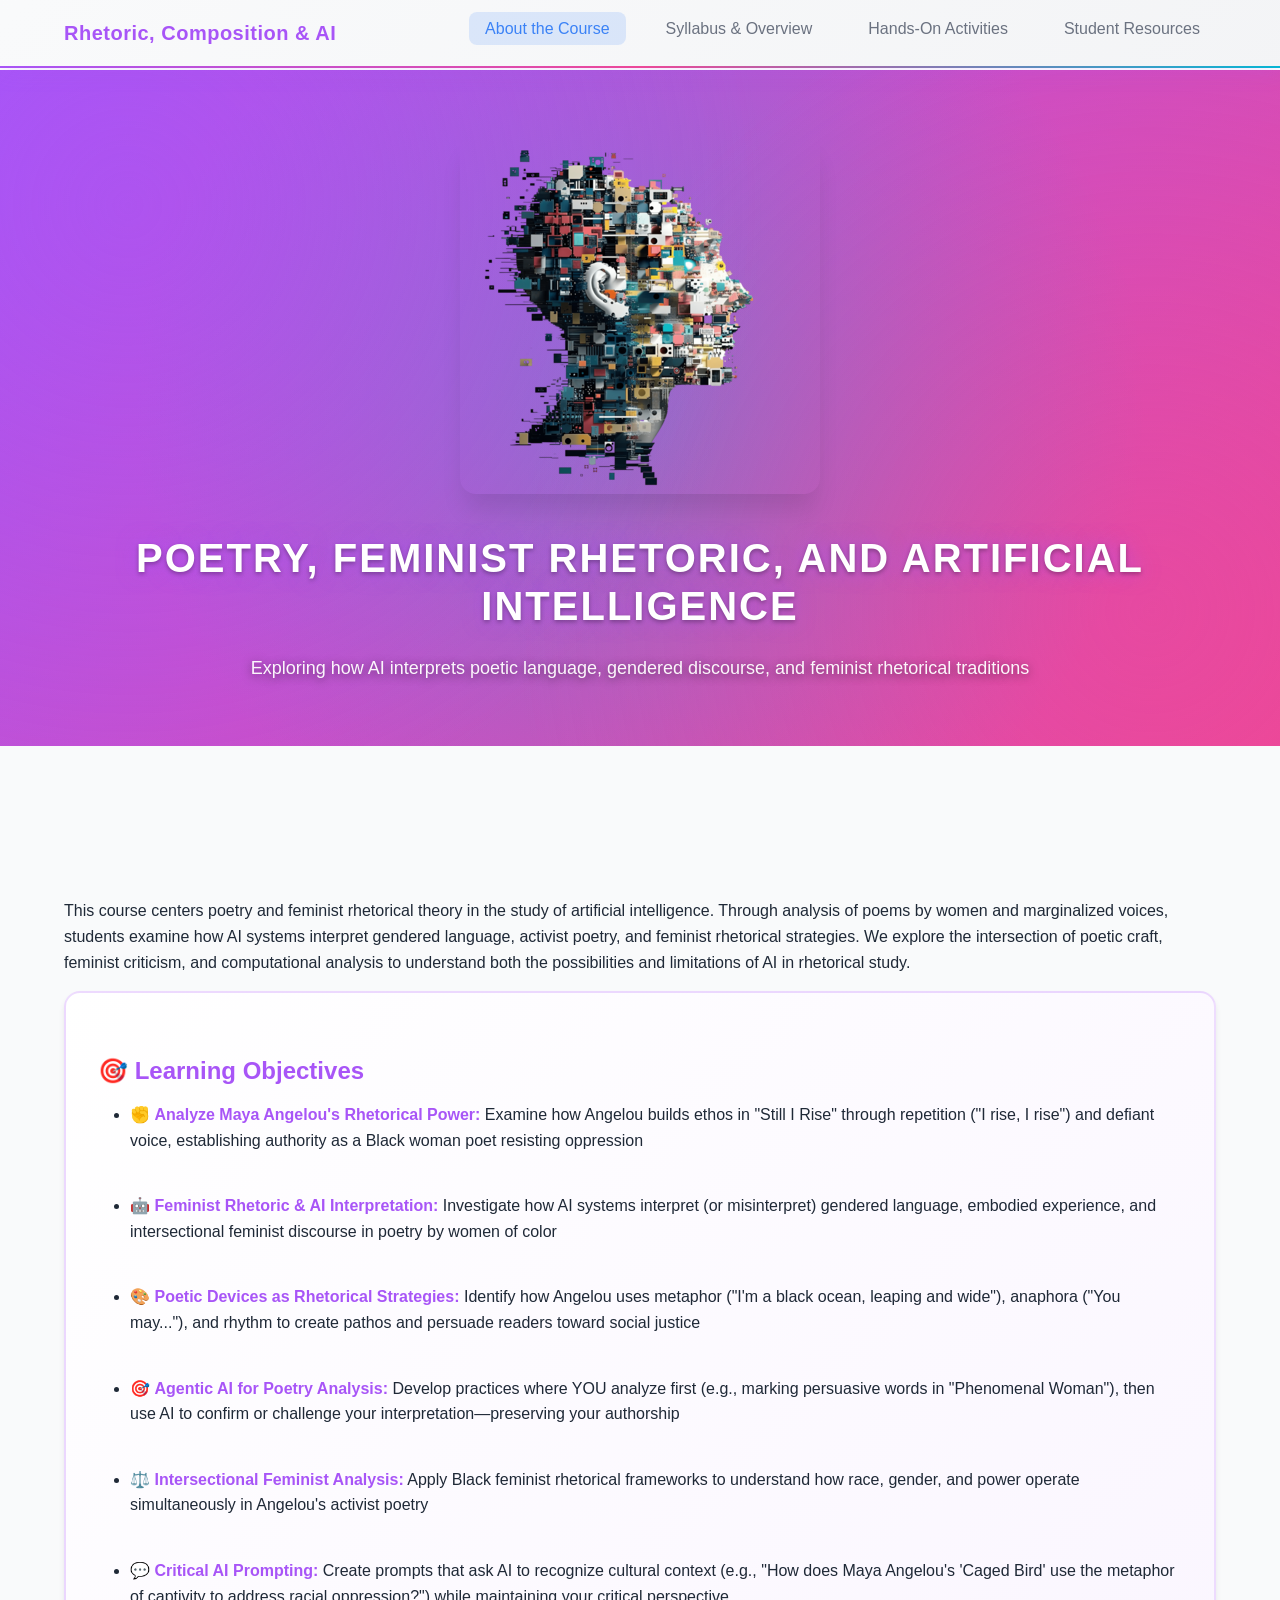
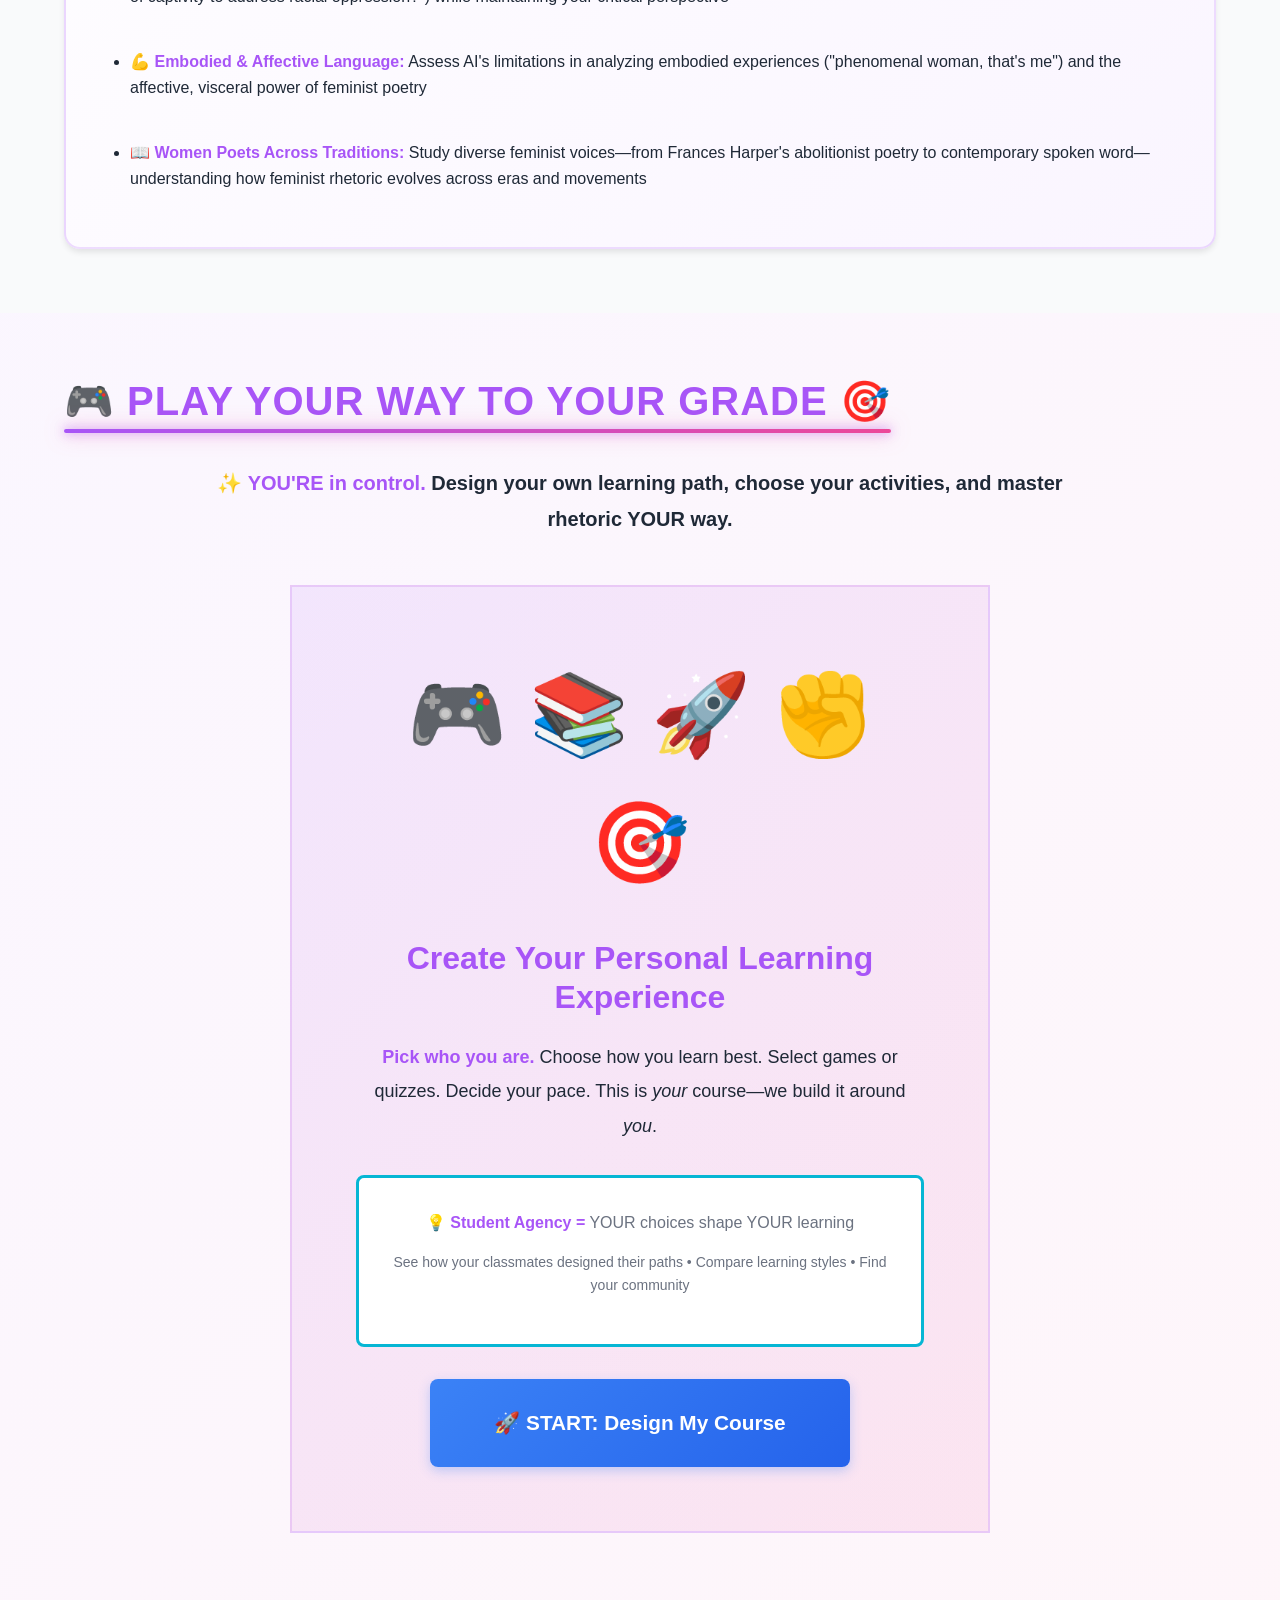
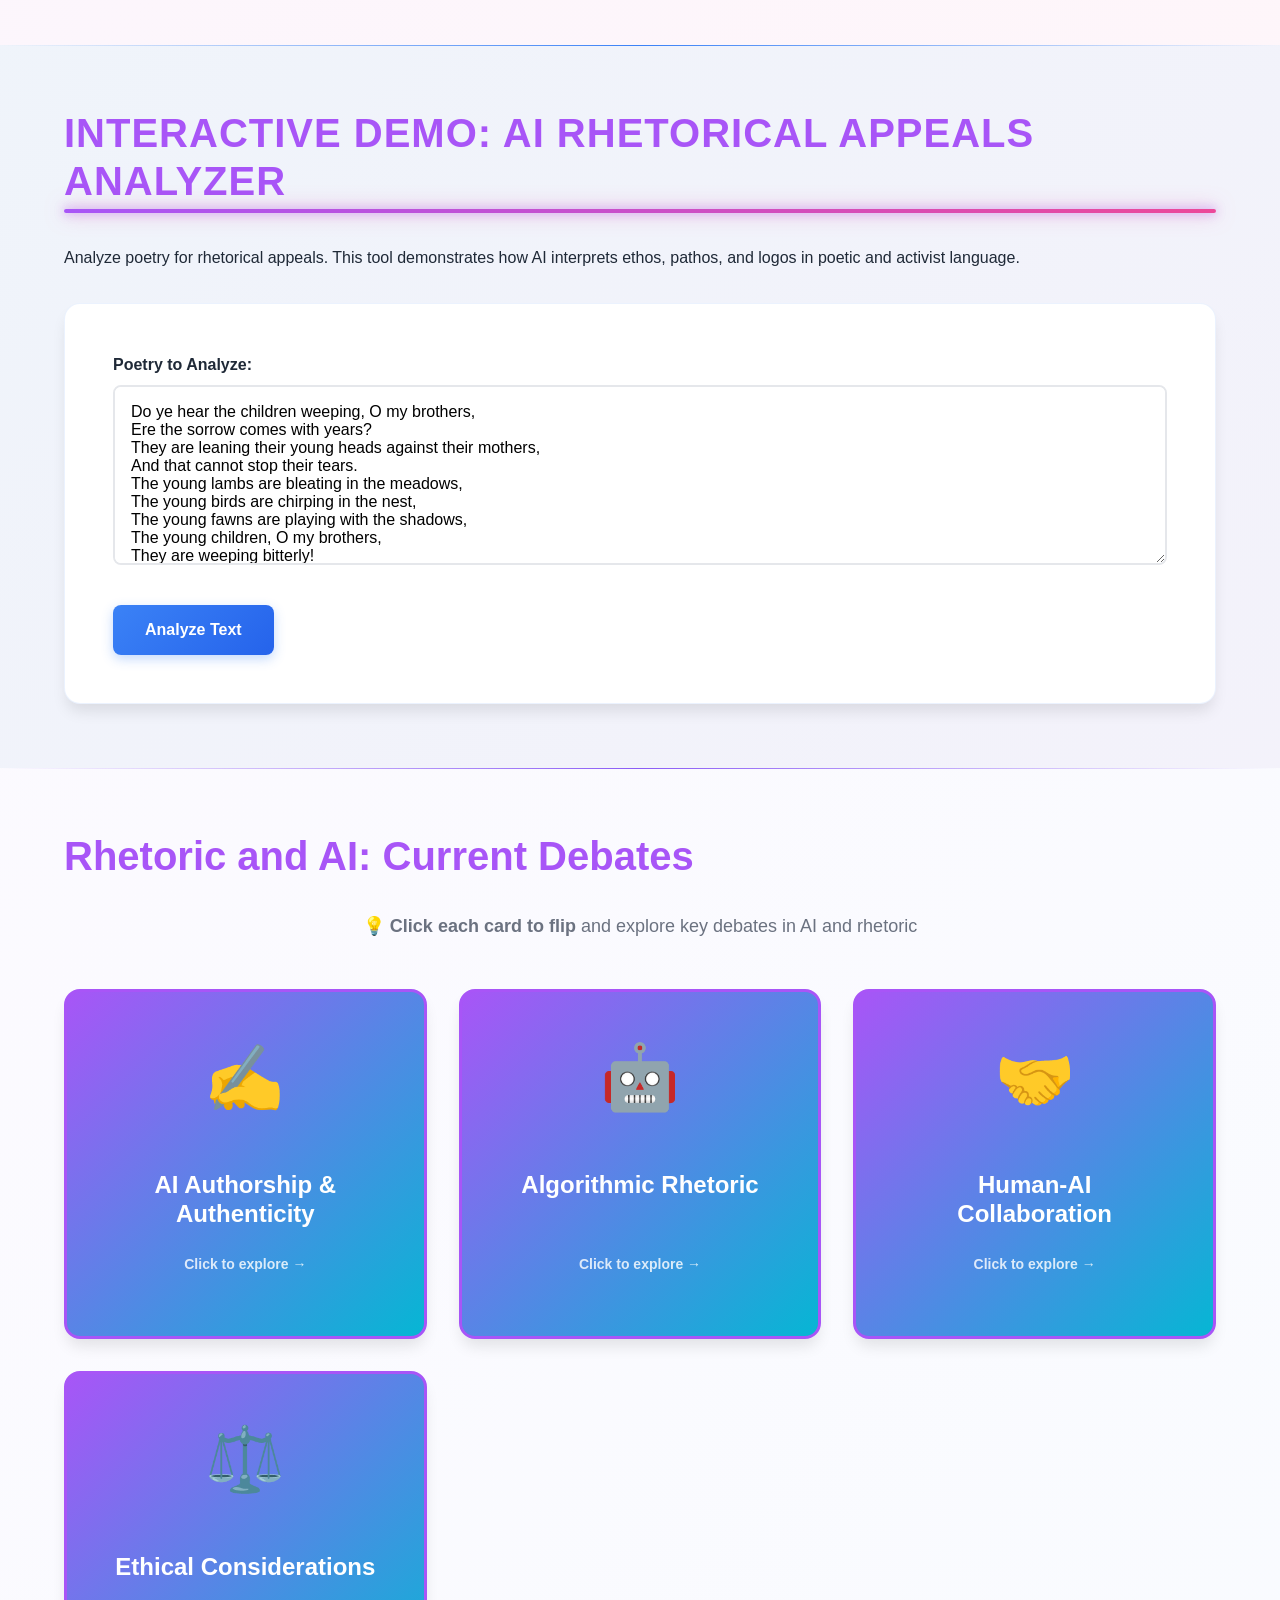
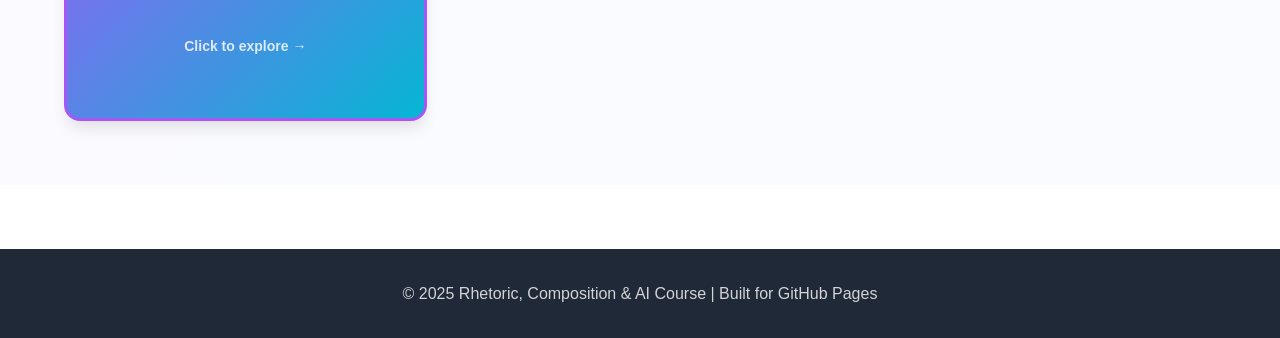
<file: index.html>
<!DOCTYPE html>
<html lang="en">
<head>
    <meta charset="UTF-8">
    <meta name="viewport" content="width=device-width, initial-scale=1.0">
    <meta name="description" content="Exploring Rhetoric, Composition, and AI in Higher Education">
    <title>Rhetoric & AI | About the Course</title>
    <link rel="stylesheet" href="css/main.css">
    <link rel="stylesheet" href="css/animations.css">
    <link rel="stylesheet" href="css/course-designer.css">
</head>
<body>
    <nav class="navbar">
        <div class="nav-container">
            <div class="nav-brand">
                <h1>Rhetoric, Composition & AI</h1>
            </div>
            <button class="nav-toggle" aria-label="Toggle navigation">
                <span></span>
                <span></span>
                <span></span>
            </button>
            <ul class="nav-menu">
                <li><a href="index.html" class="nav-link active">About the Course</a></li>
                <li><a href="curriculum.html" class="nav-link">Syllabus & Overview</a></li>
                <li><a href="activities.html" class="nav-link">Hands-On Activities</a></li>
                <li><a href="resources.html" class="nav-link">Student Resources</a></li>
            </ul>
        </div>
    </nav>

    <main class="fade-in">
        <section class="hero">
            <div class="container">
                <div class="hero-banner">
                    <img src="assets/images/rhetoric-and-ai.png" alt="Rhetoric and AI" class="banner-image">
                </div>
                <h2 class="hero-title animated-gradient-text">Poetry, Feminist Rhetoric, and Artificial Intelligence</h2>
                <p class="hero-subtitle">Exploring how AI interprets poetic language, gendered discourse, and feminist rhetorical traditions</p>
            </div>
        </section>

        <section class="content-section">
            <div class="container">
                <h2 class="section-title">Course Overview</h2>
                <p>This course centers poetry and feminist rhetorical theory in the study of artificial intelligence. Through analysis of poems by women and marginalized voices, students examine how AI systems interpret gendered language, activist poetry, and feminist rhetorical strategies. We explore the intersection of poetic craft, feminist criticism, and computational analysis to understand both the possibilities and limitations of AI in rhetorical study.</p>

                <div class="objectives card-hover tech-card">
                    <h3>🎯 Learning Objectives</h3>
                    <ul>
                        <li>✊ <strong>Analyze Maya Angelou's Rhetorical Power:</strong> Examine how Angelou builds ethos in "Still I Rise" through repetition ("I rise, I rise") and defiant voice, establishing authority as a Black woman poet resisting oppression</li>
                        <li>🤖 <strong>Feminist Rhetoric & AI Interpretation:</strong> Investigate how AI systems interpret (or misinterpret) gendered language, embodied experience, and intersectional feminist discourse in poetry by women of color</li>
                        <li>🎨 <strong>Poetic Devices as Rhetorical Strategies:</strong> Identify how Angelou uses metaphor ("I'm a black ocean, leaping and wide"), anaphora ("You may..."), and rhythm to create pathos and persuade readers toward social justice</li>
                        <li>🎯 <strong>Agentic AI for Poetry Analysis:</strong> Develop practices where YOU analyze first (e.g., marking persuasive words in "Phenomenal Woman"), then use AI to confirm or challenge your interpretation—preserving your authorship</li>
                        <li>⚖️ <strong>Intersectional Feminist Analysis:</strong> Apply Black feminist rhetorical frameworks to understand how race, gender, and power operate simultaneously in Angelou's activist poetry</li>
                        <li>💬 <strong>Critical AI Prompting:</strong> Create prompts that ask AI to recognize cultural context (e.g., "How does Maya Angelou's 'Caged Bird' use the metaphor of captivity to address racial oppression?") while maintaining your critical perspective</li>
                        <li>💪 <strong>Embodied & Affective Language:</strong> Assess AI's limitations in analyzing embodied experiences ("phenomenal woman, that's me") and the affective, visceral power of feminist poetry</li>
                        <li>📖 <strong>Women Poets Across Traditions:</strong> Study diverse feminist voices—from Frances Harper's abolitionist poetry to contemporary spoken word—understanding how feminist rhetoric evolves across eras and movements</li>
                    </ul>
                </div>
            </div>
        </section>

        <section class="content-section" style="background: linear-gradient(135deg, rgba(168, 85, 247, 0.05) 0%, rgba(236, 72, 153, 0.05) 100%);">
            <div class="container">
                <h2 class="section-title">🎮 Play Your Way to Your Grade 🎯</h2>
                <p style="text-align: center; max-width: 900px; margin: 0 auto var(--spacing-lg); font-size: var(--font-size-xl); line-height: 1.8; font-weight: 600;">
                    <span style="color: var(--neon-purple);">✨ YOU'RE in control.</span> Design your own learning path, choose your activities, and master rhetoric YOUR way.
                </p>

                <div class="tech-card" style="max-width: 700px; margin: var(--spacing-xl) auto; text-align: center; padding: var(--spacing-2xl); background: linear-gradient(135deg, rgba(168, 85, 247, 0.1), rgba(236, 72, 153, 0.1));">
                    <div style="font-size: 5rem; margin-bottom: var(--spacing-lg);">🎮 📚 🚀 ✊ 🎯</div>
                    <h3 style="color: var(--neon-purple); margin-bottom: var(--spacing-md); font-size: 2rem; font-weight: 900;">
                        Create Your Personal Learning Experience
                    </h3>
                    <p style="line-height: 1.9; margin-bottom: var(--spacing-lg); color: var(--text-primary); font-size: var(--font-size-lg);">
                        <strong>Pick who you are.</strong> Choose how you learn best. Select games or quizzes.
                        Decide your pace. This is <em>your</em> course—we build it around <em>you</em>.
                    </p>
                    <div style="background: white; padding: var(--spacing-lg); border-radius: var(--radius-md); margin-bottom: var(--spacing-lg); border: 3px solid var(--neon-cyan);">
                        <p style="font-size: var(--font-size-base); color: var(--text-secondary); margin-bottom: var(--spacing-sm);">
                            <strong>💡 Student Agency =</strong> YOUR choices shape YOUR learning
                        </p>
                        <p style="font-size: var(--font-size-sm); color: var(--text-secondary);">
                            See how your classmates designed their paths • Compare learning styles • Find your community
                        </p>
                    </div>
                    <button id="launch-course-designer" class="btn-primary" style="font-size: 1.3rem; padding: var(--spacing-lg) var(--spacing-2xl); font-weight: 800;">
                        🚀 START: Design My Course
                    </button>
                </div>
            </div>
        </section>

        <section class="content-section interactive-demo-section">
            <div class="container">
                <h2 class="section-title">Interactive Demo: AI Rhetorical Appeals Analyzer</h2>
                <p>Analyze poetry for rhetorical appeals. This tool demonstrates how AI interprets ethos, pathos, and logos in poetic and activist language.</p>

                <div class="demo-container card-hover">
                    <div class="demo-input">
                        <label for="text-input">Poetry to Analyze:</label>
                        <textarea id="text-input" rows="8" placeholder="Paste poetry here or use the sample...">Do ye hear the children weeping, O my brothers,
Ere the sorrow comes with years?
They are leaning their young heads against their mothers,
And that cannot stop their tears.
The young lambs are bleating in the meadows,
The young birds are chirping in the nest,
The young fawns are playing with the shadows,
The young children, O my brothers,
They are weeping bitterly!
— Elizabeth Barrett Browning, "The Cry of the Children" (1843)</textarea>
                    </div>

                    <button id="analyze-btn" class="btn-primary">Analyze Text</button>

                    <div id="analysis-results" class="analysis-results hidden">
                        <h3>Analysis Results</h3>
                        <div class="appeal-result">
                            <div class="appeal-header">
                                <h4>Ethos (Credibility & Authority)</h4>
                                <span class="appeal-score" id="ethos-score">0%</span>
                            </div>
                            <div class="appeal-bar">
                                <div class="appeal-fill ethos-fill" id="ethos-bar"></div>
                            </div>
                            <p class="appeal-explanation" id="ethos-explanation"></p>
                        </div>

                        <div class="appeal-result">
                            <div class="appeal-header">
                                <h4>Pathos (Emotional Appeal)</h4>
                                <span class="appeal-score" id="pathos-score">0%</span>
                            </div>
                            <div class="appeal-bar">
                                <div class="appeal-fill pathos-fill" id="pathos-bar"></div>
                            </div>
                            <p class="appeal-explanation" id="pathos-explanation"></p>
                        </div>

                        <div class="appeal-result">
                            <div class="appeal-header">
                                <h4>Logos (Logic & Evidence)</h4>
                                <span class="appeal-score" id="logos-score">0%</span>
                            </div>
                            <div class="appeal-bar">
                                <div class="appeal-fill logos-fill" id="logos-bar"></div>
                            </div>
                            <p class="appeal-explanation" id="logos-explanation"></p>
                        </div>
                    </div>
                </div>
            </div>
        </section>

        <section class="content-section debates-section">
            <div class="container">
                <h2>Rhetoric and AI: Current Debates</h2>
                <p style="text-align: center; max-width: 800px; margin: 0 auto var(--spacing-xl); color: var(--text-secondary); font-size: var(--font-size-lg);">
                    💡 <strong>Click each card to flip</strong> and explore key debates in AI and rhetoric
                </p>

                <div class="debate-cards">
                    <button type="button" class="flip-card" id="card-1">
                        <div class="flip-card-inner">
                            <div class="flip-card-front">
                                <div class="flip-icon">✍️</div>
                                <h3>AI Authorship & Authenticity</h3>
                                <p class="flip-hint">Click to explore →</p>
                            </div>
                            <div class="flip-card-back">
                                <h3>AI Authorship & Authenticity</h3>
                                <p>Who is the "author" of AI-generated text? How do we understand concepts of voice, originality, and authenticity when AI systems contribute to the writing process? This debate challenges traditional notions of authorship and raises questions about citation, intellectual property, and the nature of creative work.</p>
                                <p class="flip-hint">Click to flip back ←</p>
                            </div>
                        </div>
                    </button>

                    <button type="button" class="flip-card" id="card-2">
                        <div class="flip-card-inner">
                            <div class="flip-card-front">
                                <div class="flip-icon">🤖</div>
                                <h3>Algorithmic Rhetoric</h3>
                                <p class="flip-hint">Click to explore →</p>
                            </div>
                            <div class="flip-card-back">
                                <h3>Algorithmic Rhetoric</h3>
                                <p>AI systems make rhetorical choices through their training data, algorithms, and design. What are the implications when persuasion is automated? How do recommendation algorithms, content moderation systems, and AI writing tools embody rhetorical strategies? Understanding algorithmic rhetoric is crucial for digital literacy.</p>
                                <p class="flip-hint">Click to flip back ←</p>
                            </div>
                        </div>
                    </button>

                    <button type="button" class="flip-card" id="card-3">
                        <div class="flip-card-inner">
                            <div class="flip-card-front">
                                <div class="flip-icon">🤝</div>
                                <h3>Human-AI Collaboration</h3>
                                <p class="flip-hint">Click to explore →</p>
                            </div>
                            <div class="flip-card-back">
                                <h3>Human-AI Collaboration</h3>
                                <p>Rather than viewing AI as replacement or threat, how can we conceptualize productive human-AI partnerships in composition? What does it mean to write "with" AI versus being replaced "by" AI? This debate explores new models of distributed cognition and collaborative authorship.</p>
                                <p class="flip-hint">Click to flip back ←</p>
                            </div>
                        </div>
                    </button>

                    <button type="button" class="flip-card" id="card-4">
                        <div class="flip-card-inner">
                            <div class="flip-card-front">
                                <div class="flip-icon">⚖️</div>
                                <h3>Ethical Considerations</h3>
                                <p class="flip-hint">Click to explore →</p>
                            </div>
                            <div class="flip-card-back">
                                <h3>Ethical Considerations</h3>
                                <p>What are our obligations when using AI in academic and professional writing? Questions of transparency, proper attribution, bias in AI systems, and the potential for misuse require careful ethical frameworks. How do we balance innovation with integrity?</p>
                                <p class="flip-hint">Click to flip back ←</p>
                            </div>
                        </div>
                    </button>
                </div>

                <script>
                    // Ultra-simple inline flip card handler
                    document.addEventListener('DOMContentLoaded', function() {
                        ['card-1', 'card-2', 'card-3', 'card-4'].forEach(function(id) {
                            const card = document.getElementById(id);
                            if (card) {
                                card.addEventListener('click', function(e) {
                                    e.preventDefault();
                                    this.classList.toggle('flipped');
                                    console.log('Card flipped:', id);
                                });
                            }
                        });
                        console.log('✅ Flip cards initialized inline');
                    });
                </script>
            </div>
        </section>
    </main>

    <footer>
        <div class="container">
            <p>&copy; 2025 Rhetoric, Composition & AI Course | Built for GitHub Pages</p>
        </div>
    </footer>

    <script src="js/main.js"></script>
    <script src="js/navigation.js"></script>
    <script src="js/interactions.js"></script>
    <script src="js/course-designer.js"></script>
    <script src="js/scroll-animations.js"></script>
</body>
</html>
</file>
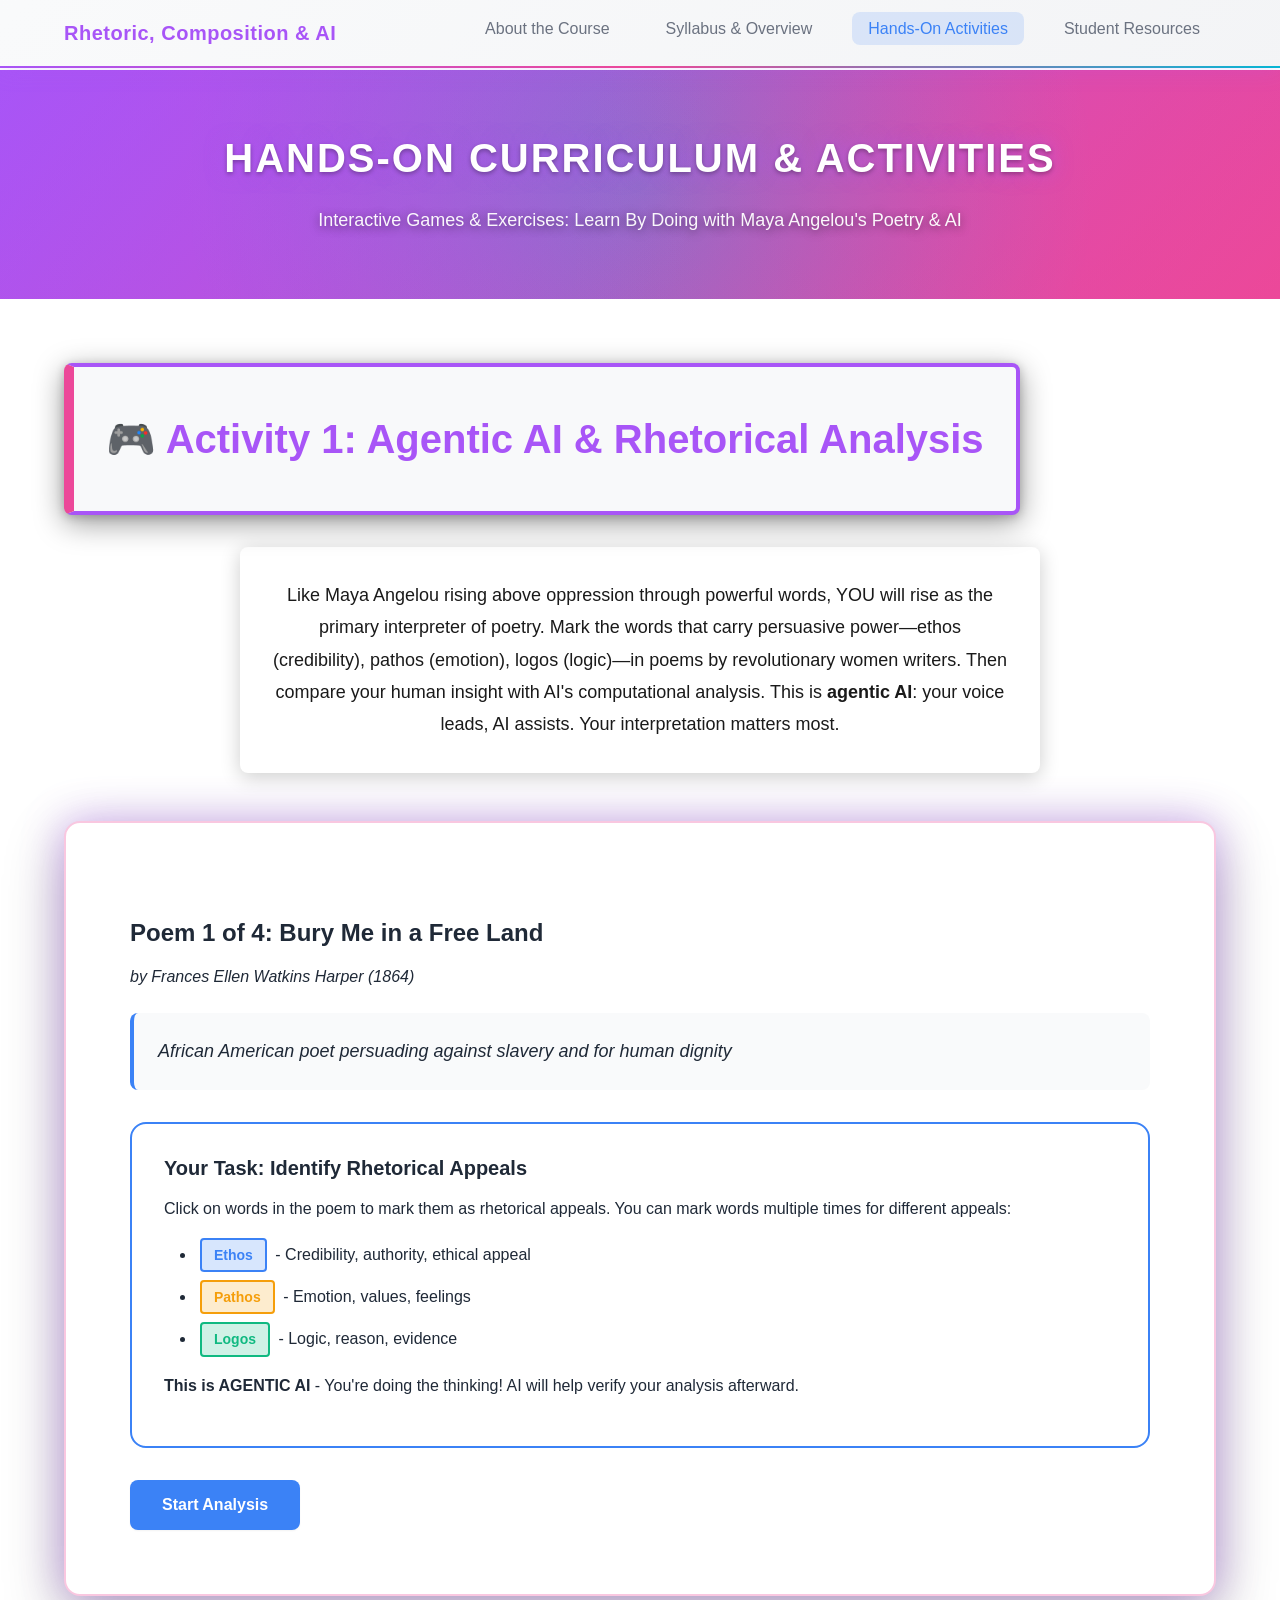
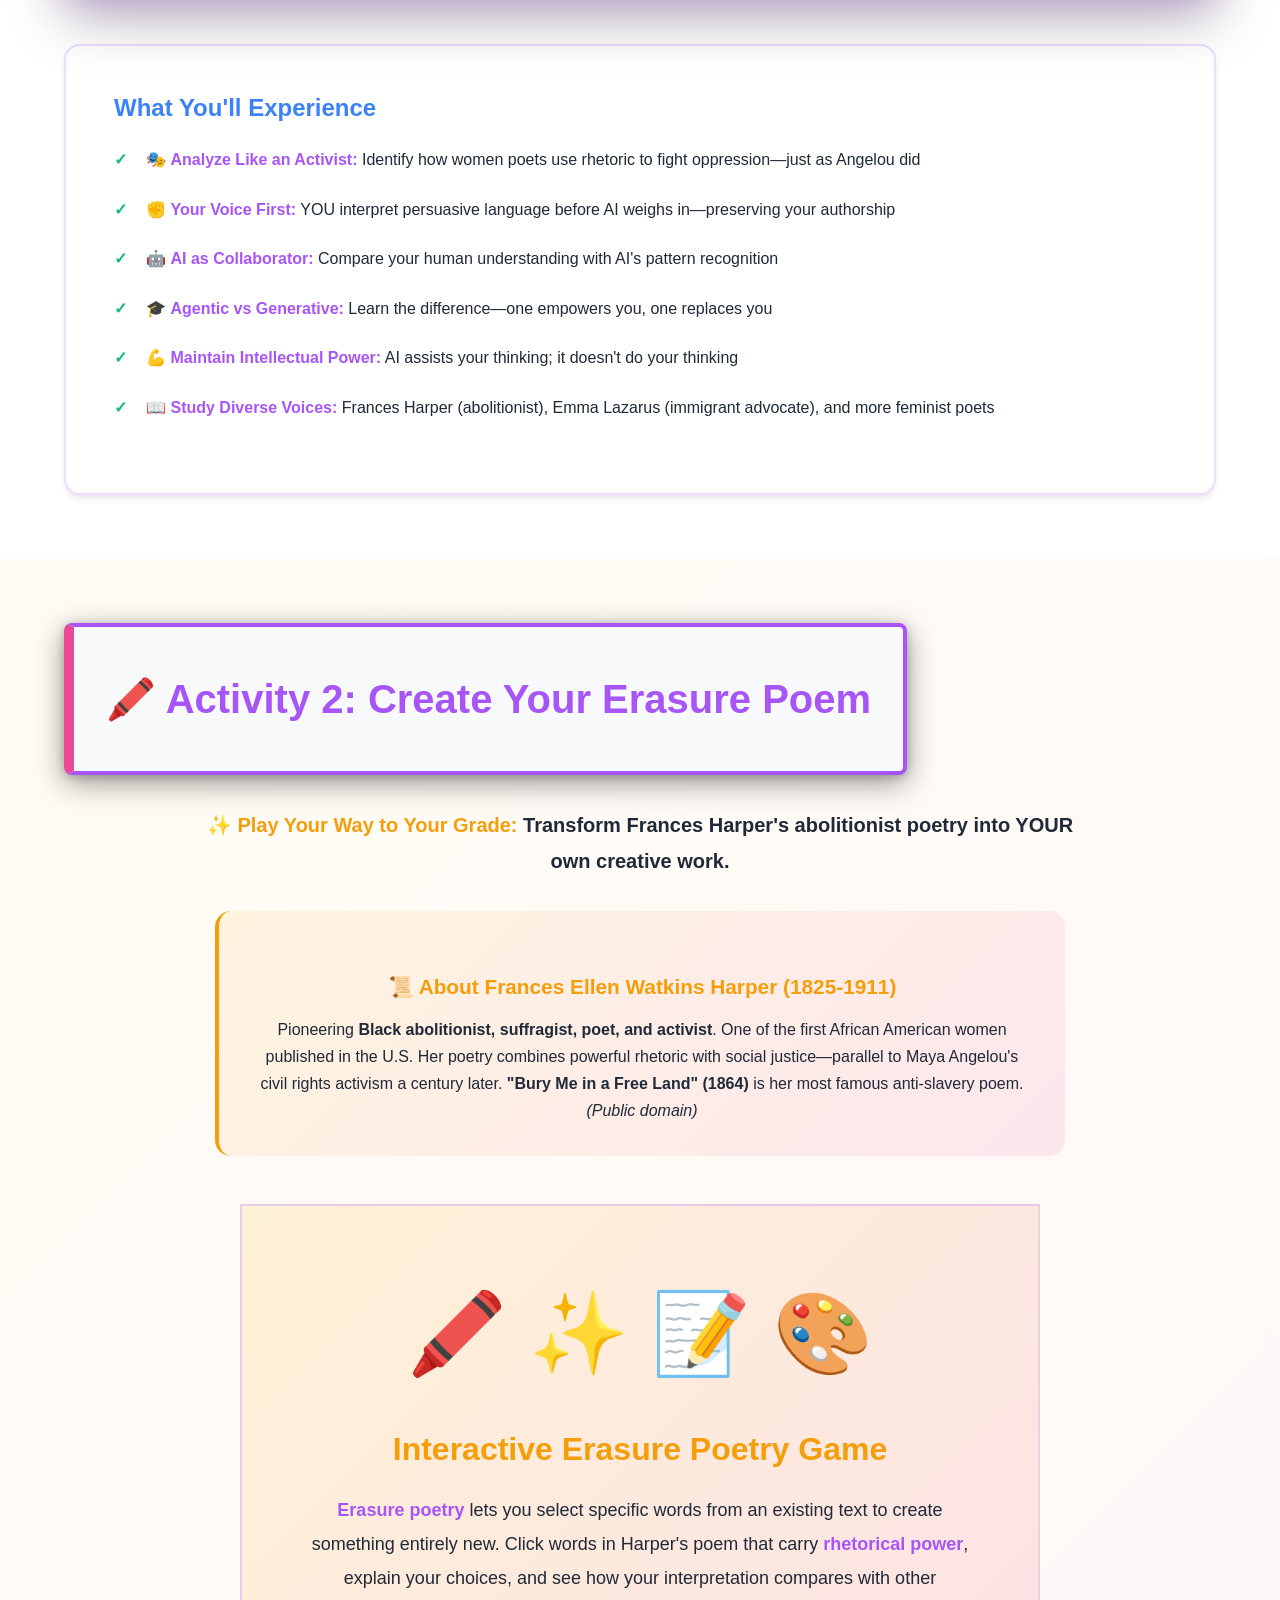
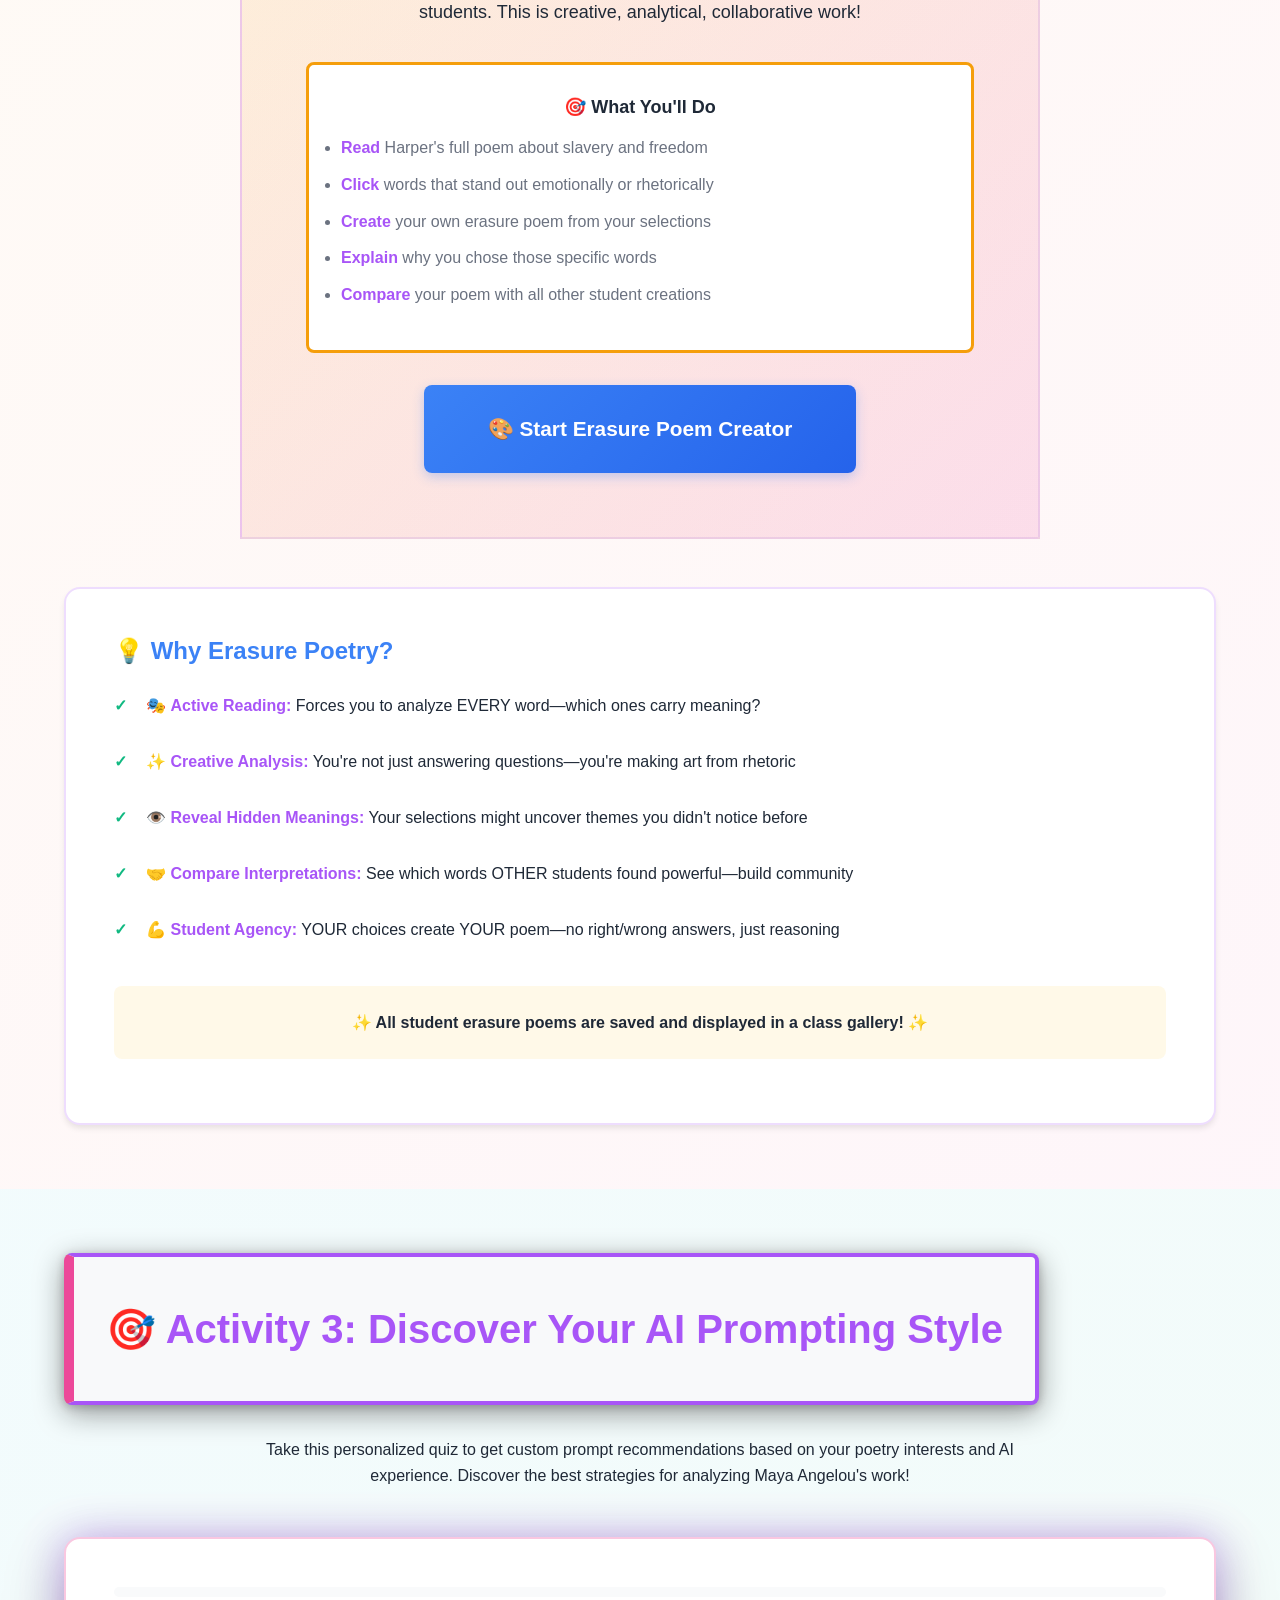
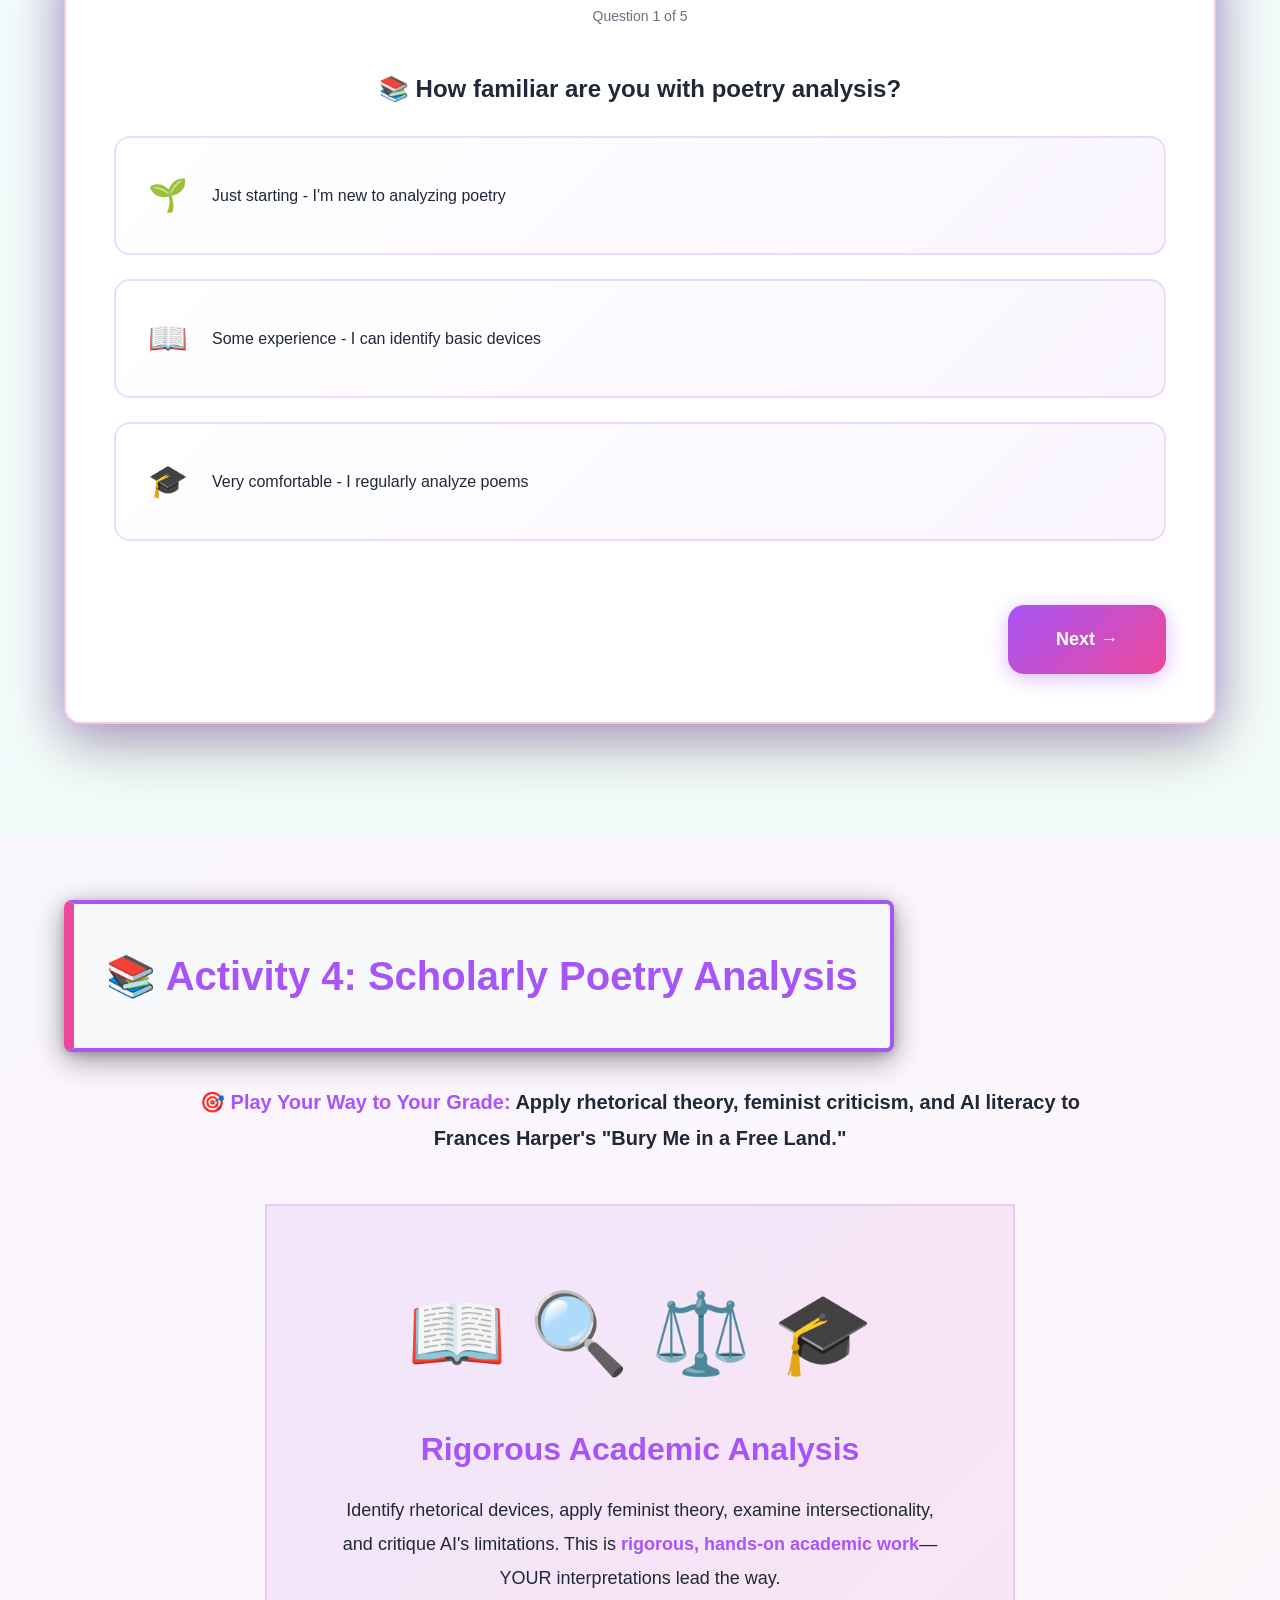
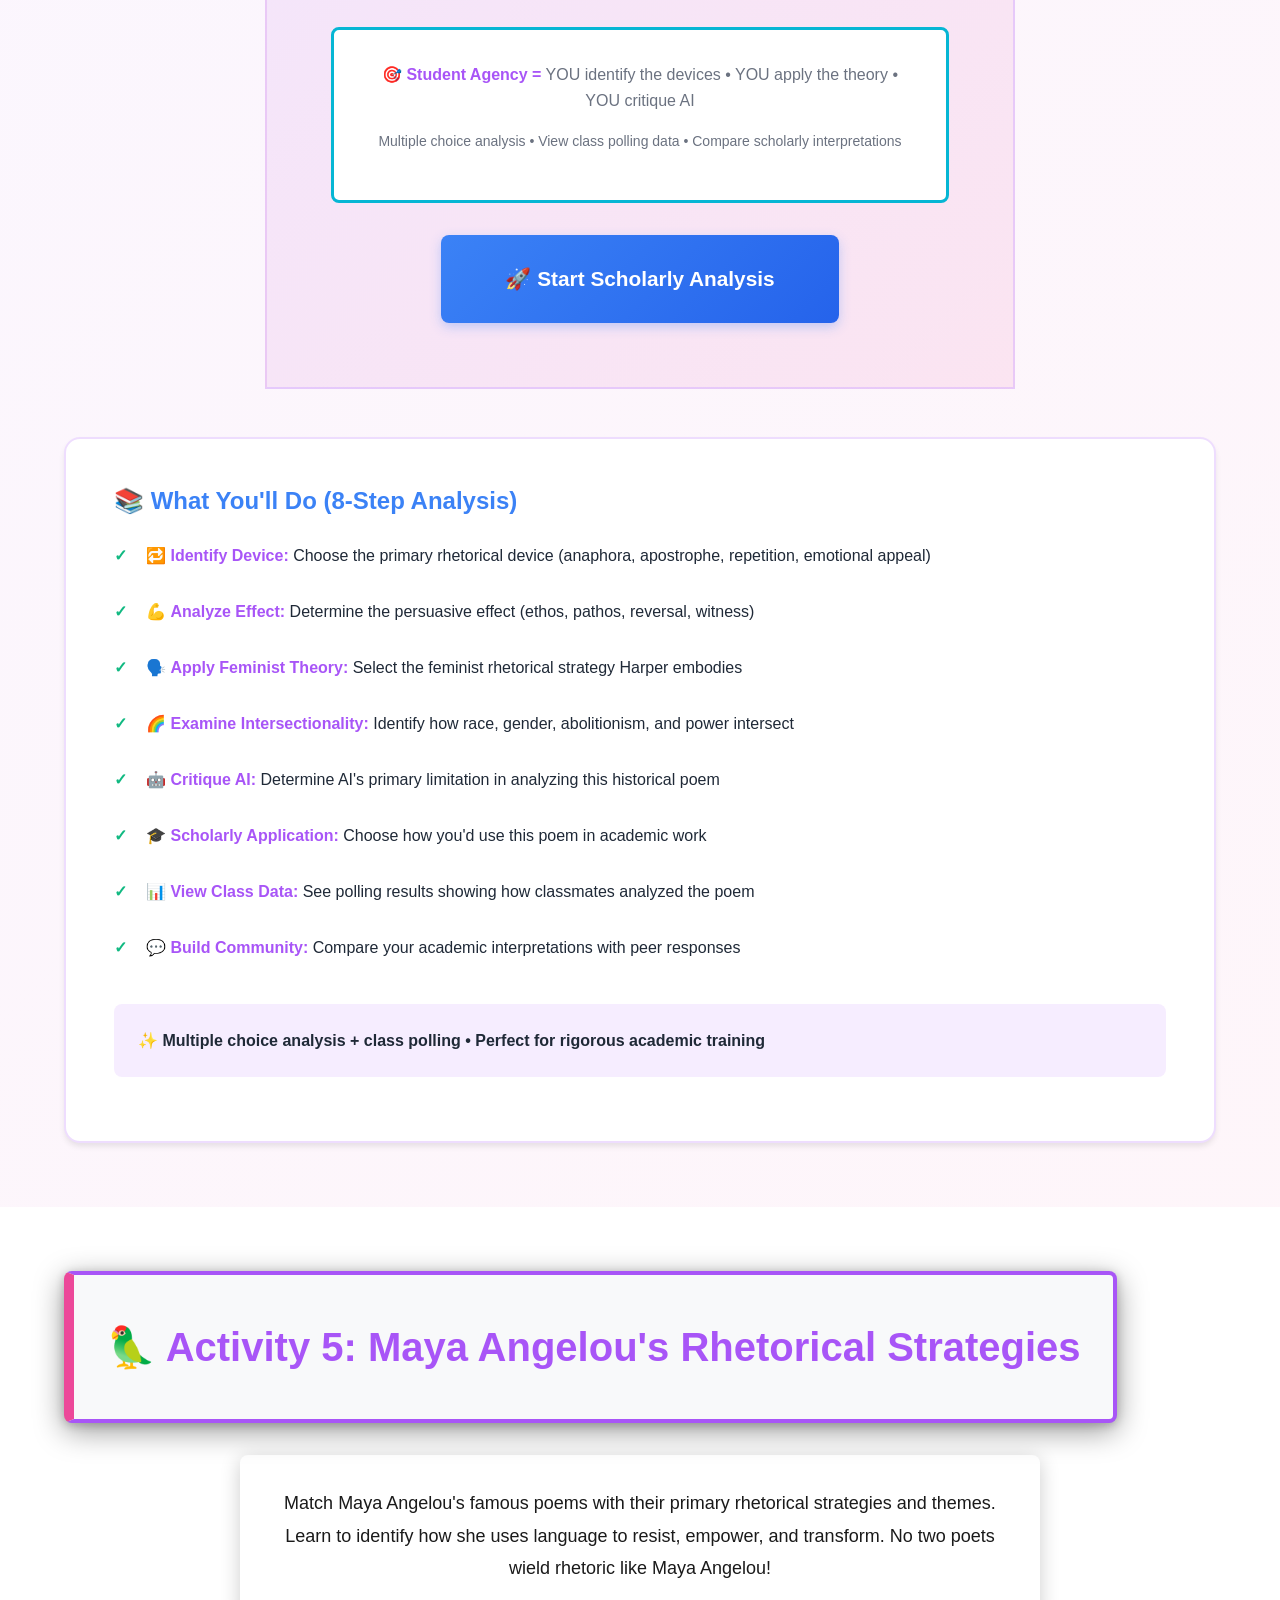
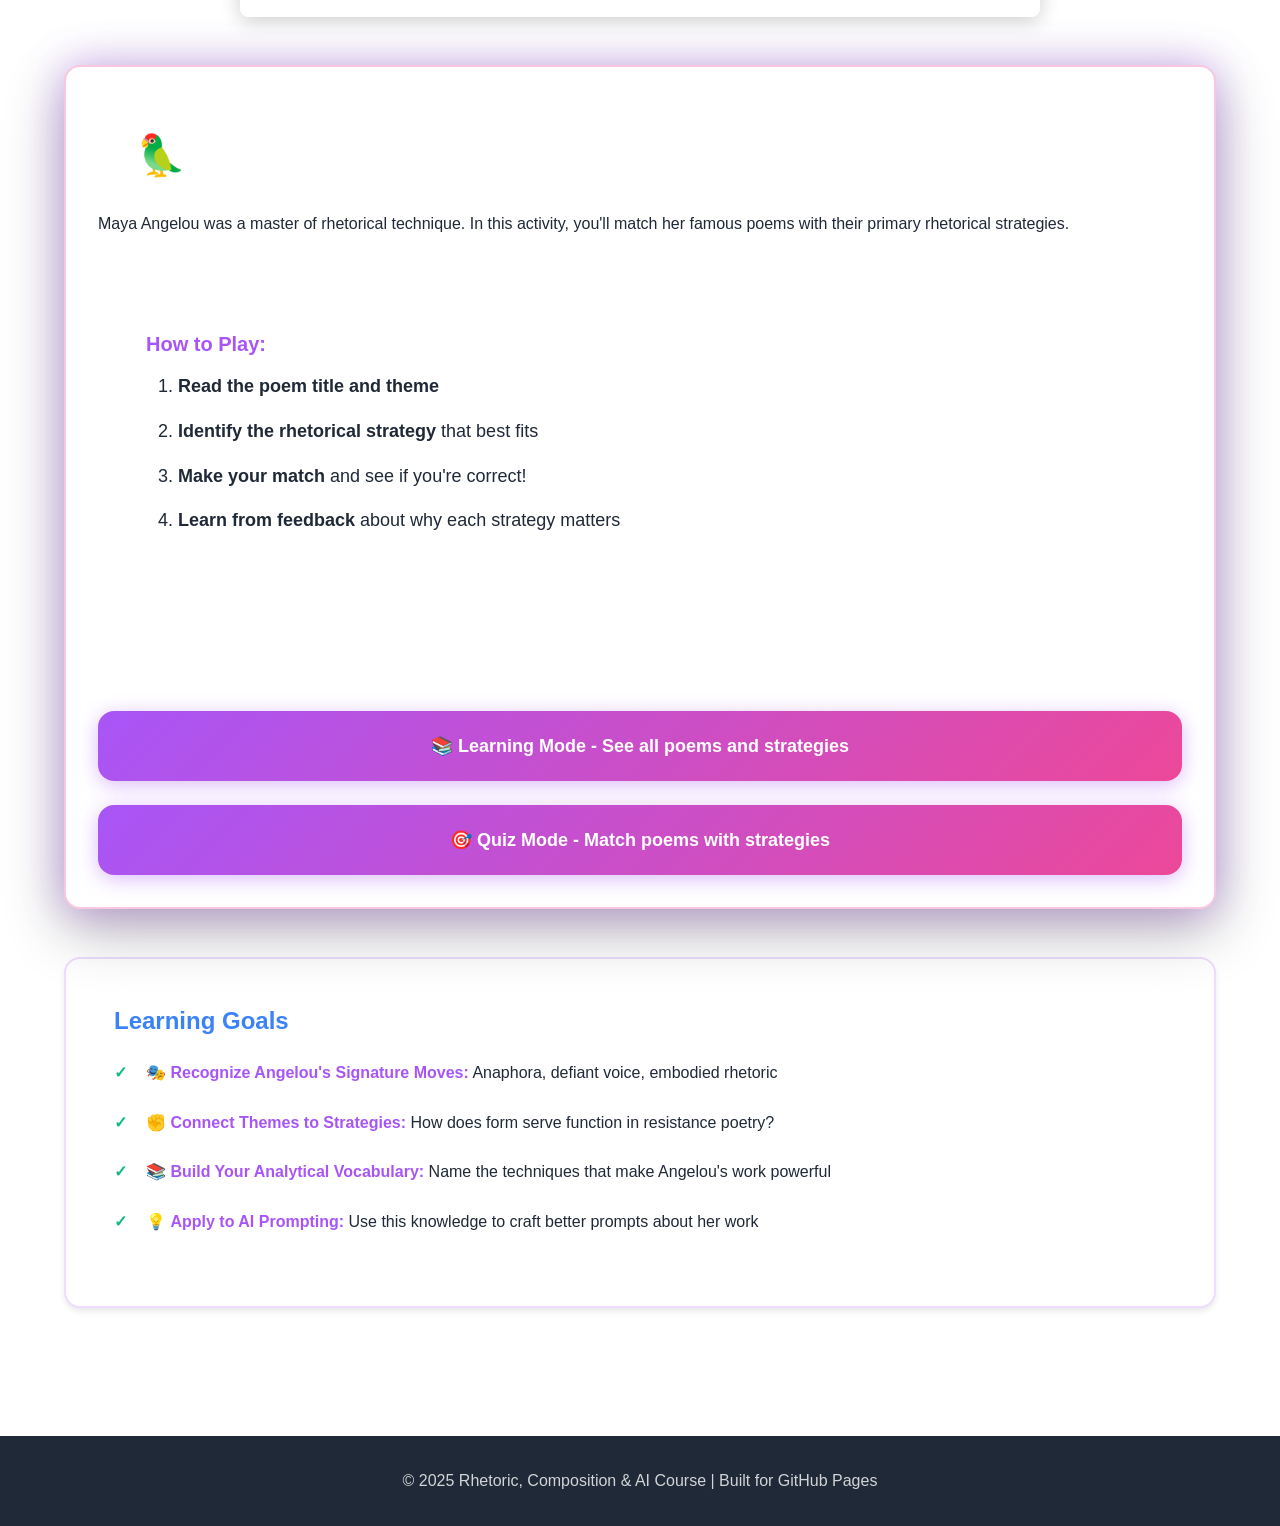
<file: activities.html>
<!DOCTYPE html>
<html lang="en">
<head>
    <meta charset="UTF-8">
    <meta name="viewport" content="width=device-width, initial-scale=1.0">
    <meta name="description" content="Hands-On Curriculum: Interactive Activities for Poetry, Rhetoric, and AI">
    <title>Rhetoric & AI | Hands-On Activities</title>
    <link rel="stylesheet" href="css/main.css">
    <link rel="stylesheet" href="css/animations.css">
    <link rel="stylesheet" href="css/game.css">
    <link rel="stylesheet" href="css/poetry-explorer.css">
</head>
<body>
    <nav class="navbar">
        <div class="nav-container">
            <div class="nav-brand">
                <h1>Rhetoric, Composition & AI</h1>
            </div>
            <button class="nav-toggle" aria-label="Toggle navigation">
                <span></span>
                <span></span>
                <span></span>
            </button>
            <ul class="nav-menu">
                <li><a href="index.html" class="nav-link">About the Course</a></li>
                <li><a href="curriculum.html" class="nav-link">Syllabus & Overview</a></li>
                <li><a href="activities.html" class="nav-link active">Hands-On Activities</a></li>
                <li><a href="resources.html" class="nav-link">Student Resources</a></li>
            </ul>
        </div>
    </nav>

    <main class="fade-in">
        <section class="hero">
            <div class="container">
                <h2 class="hero-title animated-gradient-text">Hands-On Curriculum & Activities</h2>
                <p class="hero-subtitle">Interactive Games & Exercises: Learn By Doing with Maya Angelou's Poetry & AI</p>
            </div>
        </section>

        <!-- Activity 1: Poetry Analysis Game -->
        <section class="content-section" style="background: #ffffff;">
            <div class="container">
                <h2 class="activity-title-solid">🎮 Activity 1: Agentic AI & Rhetorical Analysis</h2>
                <p class="game-intro">Like Maya Angelou rising above oppression through powerful words, YOU will rise as the primary interpreter of poetry. Mark the words that carry persuasive power—ethos (credibility), pathos (emotion), logos (logic)—in poems by revolutionary women writers. Then compare your human insight with AI's computational analysis. This is <strong>agentic AI</strong>: your voice leads, AI assists. Your interpretation matters most.</p>

                <div class="game-container">
                    <div id="poetry-game">
                        <div id="game-content" style="transition: opacity 0.3s ease;">
                            <!-- Dynamic content loads here -->
                        </div>
                    </div>
                </div>

                <div class="game-info tech-card">
                    <h3>What You'll Experience</h3>
                    <ul>
                        <li>🎭 <strong>Analyze Like an Activist:</strong> Identify how women poets use rhetoric to fight oppression—just as Angelou did</li>
                        <li>✊ <strong>Your Voice First:</strong> YOU interpret persuasive language before AI weighs in—preserving your authorship</li>
                        <li>🤖 <strong>AI as Collaborator:</strong> Compare your human understanding with AI's pattern recognition</li>
                        <li>🎓 <strong>Agentic vs Generative:</strong> Learn the difference—one empowers you, one replaces you</li>
                        <li>💪 <strong>Maintain Intellectual Power:</strong> AI assists your thinking; it doesn't do your thinking</li>
                        <li>📖 <strong>Study Diverse Voices:</strong> Frances Harper (abolitionist), Emma Lazarus (immigrant advocate), and more feminist poets</li>
                    </ul>
                </div>
            </div>
        </section>

        <!-- Activity 2: Erasure Poem Creator -->
        <section class="content-section" style="background: linear-gradient(135deg, rgba(251, 191, 36, 0.05) 0%, rgba(236, 72, 153, 0.05) 100%);">
            <div class="container">
                <h2 class="activity-title-solid">🖍️ Activity 2: Create Your Erasure Poem</h2>
                <p style="text-align: center; max-width: 900px; margin: 0 auto var(--spacing-lg); font-size: var(--font-size-xl); line-height: 1.8; font-weight: 600;">
                    <span style="color: var(--accent-color);">✨ Play Your Way to Your Grade:</span> Transform Frances Harper's abolitionist poetry into YOUR own creative work.
                </p>

                <div style="background: linear-gradient(135deg, rgba(251, 191, 36, 0.1), rgba(236, 72, 153, 0.1)); padding: var(--spacing-lg); border-radius: var(--radius-lg); margin: var(--spacing-lg) auto; max-width: 850px; text-align: center; border-left: 4px solid var(--accent-color);">
                    <h3 style="color: var(--accent-color); margin-bottom: var(--spacing-sm); font-size: 1.3rem;">
                        📜 About Frances Ellen Watkins Harper (1825-1911)
                    </h3>
                    <p style="margin: 0; line-height: 1.7;">
                        Pioneering <strong>Black abolitionist, suffragist, poet, and activist</strong>. One of the first African American women published in the U.S.
                        Her poetry combines powerful rhetoric with social justice—parallel to Maya Angelou's civil rights activism a century later.
                        <strong>"Bury Me in a Free Land" (1864)</strong> is her most famous anti-slavery poem. <em>(Public domain)</em>
                    </p>
                </div>

                <div class="tech-card" style="max-width: 800px; margin: var(--spacing-xl) auto; text-align: center; padding: var(--spacing-2xl); background: linear-gradient(135deg, rgba(251, 191, 36, 0.15), rgba(236, 72, 153, 0.15));">
                    <div style="font-size: 5rem; margin-bottom: var(--spacing-lg);">🖍️ ✨ 📝 🎨</div>
                    <h3 style="color: var(--accent-color); margin-bottom: var(--spacing-md); font-size: 2rem; font-weight: 900;">
                        Interactive Erasure Poetry Game
                    </h3>
                    <p style="line-height: 1.9; margin-bottom: var(--spacing-lg); color: var(--text-primary); font-size: var(--font-size-lg);">
                        <strong>Erasure poetry</strong> lets you select specific words from an existing text to create something entirely new.
                        Click words in Harper's poem that carry <strong>rhetorical power</strong>, explain your choices, and see how
                        your interpretation compares with other students. This is creative, analytical, collaborative work!
                    </p>
                    <div style="background: white; padding: var(--spacing-lg); border-radius: var(--radius-md); margin-bottom: var(--spacing-lg); border: 3px solid var(--accent-color);">
                        <h4 style="color: var(--bg-dark); margin-bottom: var(--spacing-sm); font-size: var(--font-size-lg);">
                            🎯 What You'll Do
                        </h4>
                        <ul style="text-align: left; color: var(--text-secondary); line-height: 1.8; max-width: 600px; margin: 0 auto;">
                            <li><strong>Read</strong> Harper's full poem about slavery and freedom</li>
                            <li><strong>Click</strong> words that stand out emotionally or rhetorically</li>
                            <li><strong>Create</strong> your own erasure poem from your selections</li>
                            <li><strong>Explain</strong> why you chose those specific words</li>
                            <li><strong>Compare</strong> your poem with all other student creations</li>
                        </ul>
                    </div>
                    <button type="button" class="btn-primary" style="font-size: 1.3rem; padding: var(--spacing-lg) var(--spacing-2xl); font-weight: 800;" onclick="startErasureGame()">
                        🎨 Start Erasure Poem Creator
                    </button>
                </div>

                <div class="game-info tech-card">
                    <h3>💡 Why Erasure Poetry?</h3>
                    <ul style="line-height: 2;">
                        <li>🎭 <strong>Active Reading:</strong> Forces you to analyze EVERY word—which ones carry meaning?</li>
                        <li>✨ <strong>Creative Analysis:</strong> You're not just answering questions—you're making art from rhetoric</li>
                        <li>👁️ <strong>Reveal Hidden Meanings:</strong> Your selections might uncover themes you didn't notice before</li>
                        <li>🤝 <strong>Compare Interpretations:</strong> See which words OTHER students found powerful—build community</li>
                        <li>💪 <strong>Student Agency:</strong> YOUR choices create YOUR poem—no right/wrong answers, just reasoning</li>
                    </ul>
                    <p style="margin-top: var(--spacing-lg); padding: var(--spacing-md); background: rgba(251, 191, 36, 0.1); border-radius: var(--radius-md); font-weight: 600; text-align: center;">
                        ✨ All student erasure poems are saved and displayed in a class gallery! ✨
                    </p>
                </div>
            </div>
        </section>

        <!-- Activity 3: Personalized Quiz -->
        <section class="content-section" style="background: linear-gradient(135deg, rgba(6, 182, 212, 0.05) 0%, rgba(16, 185, 129, 0.05) 100%);">
            <div class="container">
                <h2 class="activity-title-solid">🎯 Activity 3: Discover Your AI Prompting Style</h2>
                <p style="text-align: center; max-width: 800px; margin: 0 auto var(--spacing-lg);">Take this personalized quiz to get custom prompt recommendations based on your poetry interests and AI experience. Discover the best strategies for analyzing Maya Angelou's work!</p>

                <div id="quiz-container">
                    <div id="quiz-content">
                        <!-- Quiz loads here -->
                    </div>
                </div>
            </div>
        </section>

        <!-- Activity 4: Poetry Explorer - Scholarly Analysis -->
        <section class="content-section" style="background: linear-gradient(135deg, rgba(168, 85, 247, 0.05) 0%, rgba(236, 72, 153, 0.05) 100%);">
            <div class="container">
                <h2 class="activity-title-solid">📚 Activity 4: Scholarly Poetry Analysis</h2>
                <p style="text-align: center; max-width: 900px; margin: 0 auto var(--spacing-lg); font-size: var(--font-size-xl); line-height: 1.8; font-weight: 600;">
                    <span style="color: var(--neon-purple);">🎯 Play Your Way to Your Grade:</span> Apply rhetorical theory, feminist criticism, and AI literacy to Frances Harper's "Bury Me in a Free Land."
                </p>

                <div class="tech-card" style="max-width: 750px; margin: var(--spacing-xl) auto; text-align: center; padding: var(--spacing-2xl); background: linear-gradient(135deg, rgba(168, 85, 247, 0.1), rgba(236, 72, 153, 0.1));">
                    <div style="font-size: 5rem; margin-bottom: var(--spacing-lg);">📖 🔍 ⚖️ 🎓</div>
                    <h3 style="color: var(--neon-purple); margin-bottom: var(--spacing-md); font-size: 2rem; font-weight: 900;">
                        Rigorous Academic Analysis
                    </h3>
                    <p style="line-height: 1.9; margin-bottom: var(--spacing-lg); color: var(--text-primary); font-size: var(--font-size-lg);">
                        Identify rhetorical devices, apply feminist theory, examine intersectionality, and critique AI's limitations.
                        This is <strong>rigorous, hands-on academic work</strong>—YOUR interpretations lead the way.
                    </p>
                    <div style="background: white; padding: var(--spacing-lg); border-radius: var(--radius-md); margin-bottom: var(--spacing-lg); border: 3px solid var(--neon-cyan);">
                        <p style="font-size: var(--font-size-base); color: var(--text-secondary); margin-bottom: var(--spacing-sm);">
                            <strong>🎯 Student Agency =</strong> YOU identify the devices • YOU apply the theory • YOU critique AI
                        </p>
                        <p style="font-size: var(--font-size-sm); color: var(--text-secondary);">
                            Multiple choice analysis • View class polling data • Compare scholarly interpretations
                        </p>
                    </div>
                    <button id="launch-poetry-explorer" class="btn-primary" style="font-size: 1.3rem; padding: var(--spacing-lg) var(--spacing-2xl); font-weight: 800;">
                        🚀 Start Scholarly Analysis
                    </button>
                </div>

                <div class="game-info tech-card">
                    <h3>📚 What You'll Do (8-Step Analysis)</h3>
                    <ul style="line-height: 2;">
                        <li>🔁 <strong>Identify Device:</strong> Choose the primary rhetorical device (anaphora, apostrophe, repetition, emotional appeal)</li>
                        <li>💪 <strong>Analyze Effect:</strong> Determine the persuasive effect (ethos, pathos, reversal, witness)</li>
                        <li>🗣️ <strong>Apply Feminist Theory:</strong> Select the feminist rhetorical strategy Harper embodies</li>
                        <li>🌈 <strong>Examine Intersectionality:</strong> Identify how race, gender, abolitionism, and power intersect</li>
                        <li>🤖 <strong>Critique AI:</strong> Determine AI's primary limitation in analyzing this historical poem</li>
                        <li>🎓 <strong>Scholarly Application:</strong> Choose how you'd use this poem in academic work</li>
                        <li>📊 <strong>View Class Data:</strong> See polling results showing how classmates analyzed the poem</li>
                        <li>💬 <strong>Build Community:</strong> Compare your academic interpretations with peer responses</li>
                    </ul>
                    <p style="margin-top: var(--spacing-lg); padding: var(--spacing-md); background: rgba(168, 85, 247, 0.1); border-radius: var(--radius-md); font-weight: 600;">
                        ✨ Multiple choice analysis + class polling • Perfect for rigorous academic training
                    </p>
                </div>
            </div>
        </section>

        <!-- Activity 5: Maya Angelou Theme Matcher -->
        <section class="content-section" style="background: #ffffff;">
            <div class="container">
                <h2 class="activity-title-solid">🦜 Activity 5: Maya Angelou's Rhetorical Strategies</h2>
                <p class="game-intro">Match Maya Angelou's famous poems with their primary rhetorical strategies and themes. Learn to identify how she uses language to resist, empower, and transform. No two poets wield rhetoric like Maya Angelou!</p>

                <div id="angelou-game-container" class="game-container">
                    <div id="angelou-game-content">
                        <!-- Game loads here -->
                    </div>
                </div>

                <div class="game-info tech-card">
                    <h3>Learning Goals</h3>
                    <ul>
                        <li>🎭 <strong>Recognize Angelou's Signature Moves:</strong> Anaphora, defiant voice, embodied rhetoric</li>
                        <li>✊ <strong>Connect Themes to Strategies:</strong> How does form serve function in resistance poetry?</li>
                        <li>📚 <strong>Build Your Analytical Vocabulary:</strong> Name the techniques that make Angelou's work powerful</li>
                        <li>💡 <strong>Apply to AI Prompting:</strong> Use this knowledge to craft better prompts about her work</li>
                    </ul>
                </div>
            </div>
        </section>
    </main>

    <footer>
        <div class="container">
            <p>&copy; 2025 Rhetoric, Composition & AI Course | Built for GitHub Pages</p>
        </div>
    </footer>

    <script src="js/main.js"></script>
    <script src="js/navigation.js"></script>
    <script src="js/poetry-analysis-game.js"></script>
    <script src="js/poetry-prompt-quiz.js"></script>
    <script src="js/erasure-game-simple.js"></script>
    <script src="js/poetry-explorer.js"></script>
    <script src="js/angelou-game.js"></script>
    <script src="js/scroll-animations.js"></script>
</body>
</html>
</file>
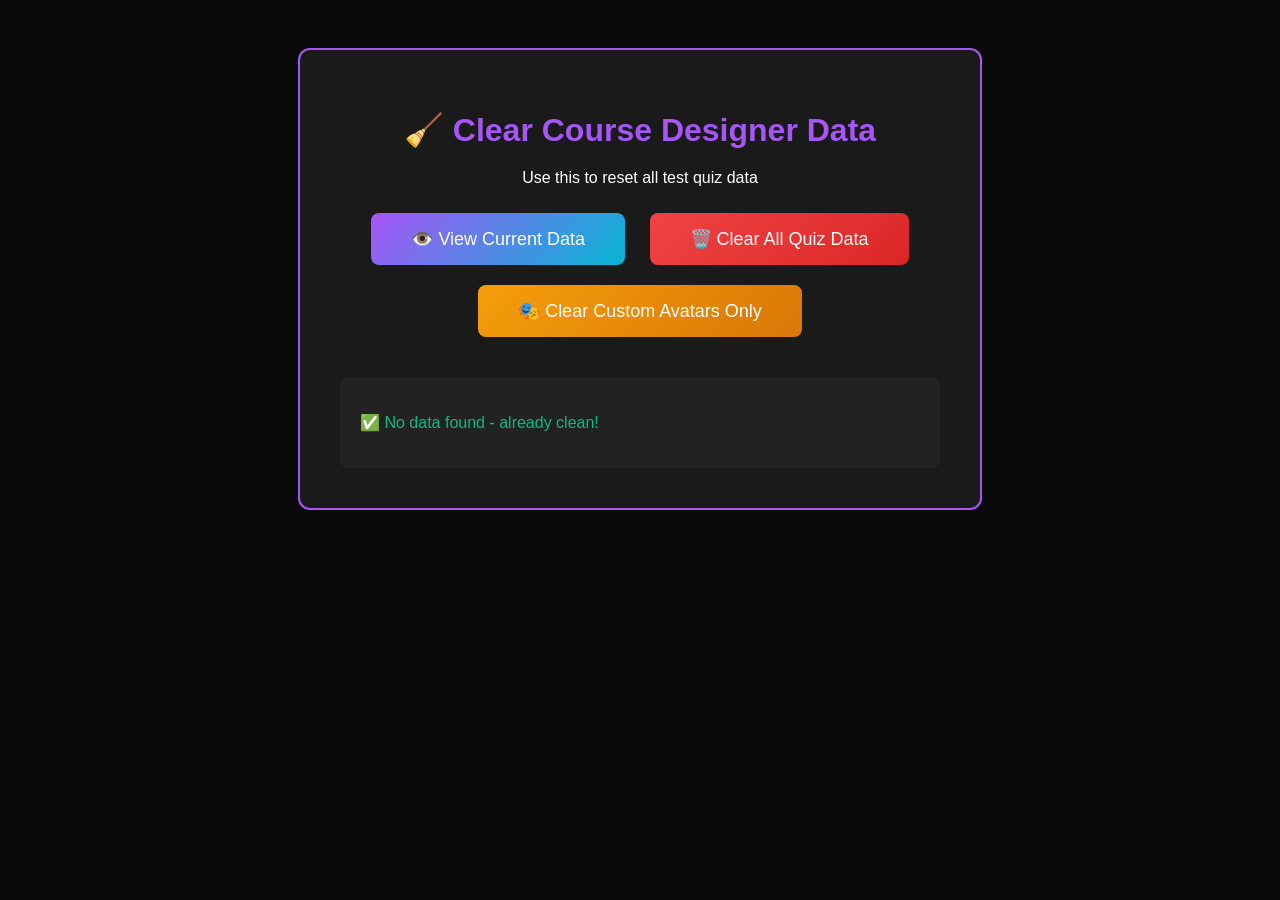
<file: clear-quiz-data.html>
<!DOCTYPE html>
<html lang="en">
<head>
    <meta charset="UTF-8">
    <meta name="viewport" content="width=device-width, initial-scale=1.0">
    <title>Clear Quiz Data</title>
    <style>
        body {
            background: #0a0a0a;
            color: white;
            font-family: Arial, sans-serif;
            padding: 40px;
            text-align: center;
        }
        .container {
            max-width: 600px;
            margin: 0 auto;
            background: #1a1a1a;
            padding: 40px;
            border-radius: 12px;
            border: 2px solid #a855f7;
        }
        h1 {
            color: #a855f7;
            margin-bottom: 20px;
        }
        .btn {
            background: linear-gradient(135deg, #ef4444, #dc2626);
            color: white;
            border: none;
            padding: 15px 40px;
            font-size: 18px;
            border-radius: 8px;
            cursor: pointer;
            margin: 10px;
        }
        .btn:hover {
            transform: scale(1.05);
        }
        .btn-view {
            background: linear-gradient(135deg, #a855f7, #06b6d4);
        }
        #status {
            margin-top: 30px;
            padding: 20px;
            background: #222;
            border-radius: 8px;
            text-align: left;
        }
        .good { color: #10b981; }
        .bad { color: #ef4444; }
    </style>
</head>
<body>
    <div class="container">
        <h1>🧹 Clear Course Designer Data</h1>
        <p>Use this to reset all test quiz data</p>

        <button class="btn btn-view" onclick="viewData()">
            👁️ View Current Data
        </button>

        <button class="btn" onclick="clearAllData()">
            🗑️ Clear All Quiz Data
        </button>

        <button class="btn" onclick="clearCustomAvatarsOnly()" style="background: linear-gradient(135deg, #f59e0b, #d97706);">
            🎭 Clear Custom Avatars Only
        </button>

        <div id="status"></div>
    </div>

    <script>
        function viewData() {
            const responses = localStorage.getItem('courseDesignerResponses');
            const customAvatars = localStorage.getItem('customAvatars');
            const status = document.getElementById('status');

            if (!responses && !customAvatars) {
                status.innerHTML = '<p class="good">✅ No data found - already clean!</p>';
                return;
            }

            const parsedResponses = JSON.parse(responses || '[]');

            status.innerHTML = `
                <h3>Current Data:</h3>
                <p><strong>Total Responses:</strong> ${parsedResponses.length}</p>
                ${parsedResponses.length > 0 ? `
                    <details style="margin-top: 10px;">
                        <summary style="cursor: pointer; color: #a855f7;">View All Responses</summary>
                        <pre style="background: #000; padding: 15px; border-radius: 8px; overflow-x: auto; margin-top: 10px; font-size: 12px;">${JSON.stringify(parsedResponses, null, 2)}</pre>
                    </details>
                ` : ''}
                ${customAvatars ? `
                    <p style="margin-top: 15px;"><strong>Custom Avatars:</strong></p>
                    <pre style="background: #000; padding: 15px; border-radius: 8px; overflow-x: auto; font-size: 12px;">${customAvatars}</pre>
                ` : ''}
            `;
        }

        function clearAllData() {
            if (!confirm('Are you sure you want to delete ALL quiz data? This cannot be undone!')) {
                return;
            }

            const status = document.getElementById('status');

            try {
                // Clear all Course Designer data
                localStorage.removeItem('courseDesignerResponses');
                localStorage.removeItem('customAvatars');
                localStorage.removeItem('erasurePoems'); // Also clear erasure poems if testing those

                status.innerHTML = `
                    <h3 class="good">✅ Success!</h3>
                    <p>All quiz data has been cleared:</p>
                    <ul style="text-align: left;">
                        <li>✅ Course Designer responses</li>
                        <li>✅ Custom avatar requests</li>
                        <li>✅ Erasure poems (if any)</li>
                    </ul>
                    <p style="margin-top: 15px; color: #10b981;">You can now start fresh!</p>
                `;
            } catch (error) {
                status.innerHTML = `
                    <h3 class="bad">❌ Error</h3>
                    <p>${error.message}</p>
                `;
            }
        }

        function clearCustomAvatarsOnly() {
            const status = document.getElementById('status');

            try {
                const before = localStorage.getItem('customAvatars');
                const count = before ? JSON.parse(before).length : 0;

                localStorage.removeItem('customAvatars');

                status.innerHTML = `
                    <h3 class="good">✅ Custom Avatars Cleared!</h3>
                    <p>Removed ${count} custom avatar(s)</p>
                    <p style="margin-top: 15px; color: #10b981;">Refreshing page in 2 seconds...</p>
                `;

                // Auto-refresh after 2 seconds
                setTimeout(() => {
                    window.location.reload();
                }, 2000);
            } catch (error) {
                status.innerHTML = `
                    <h3 class="bad">❌ Error</h3>
                    <p>${error.message}</p>
                `;
            }
        }

        // Auto-show current data on load
        window.addEventListener('load', viewData);
    </script>
</body>
</html>
</file>
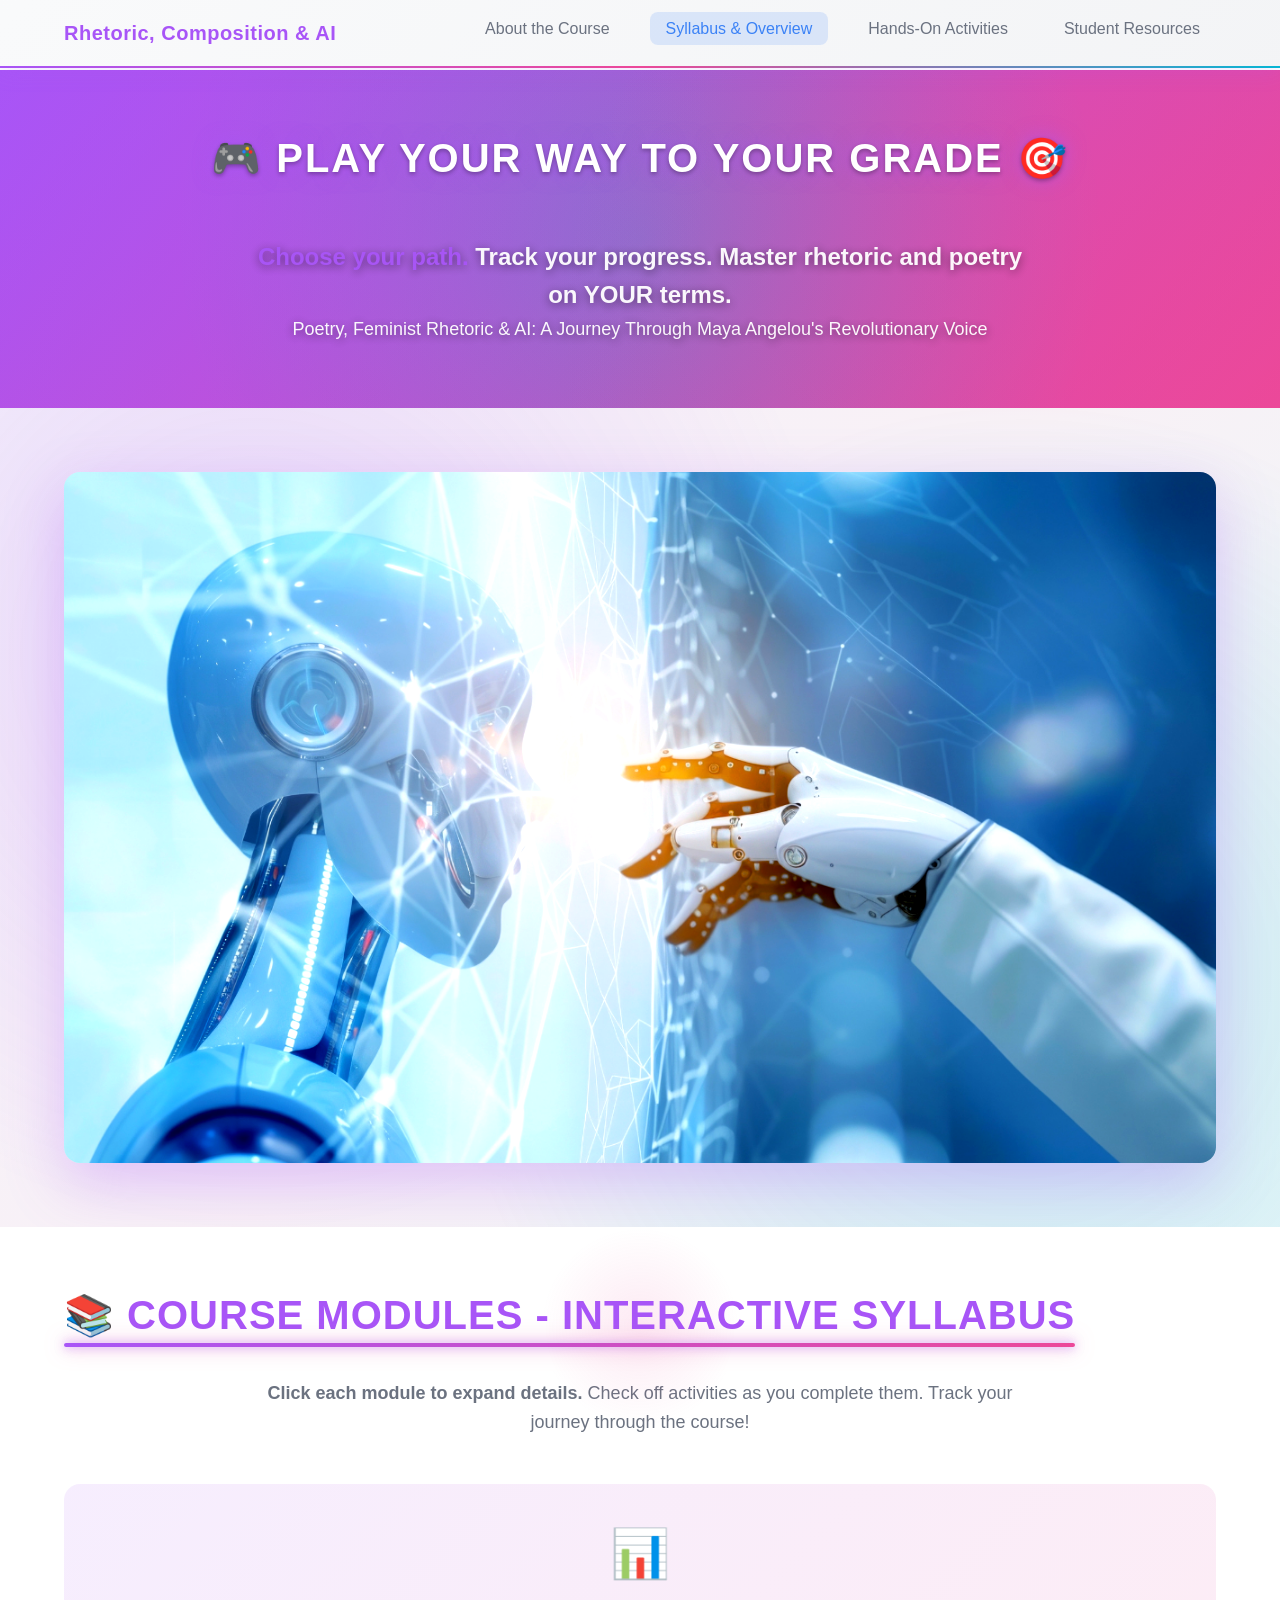
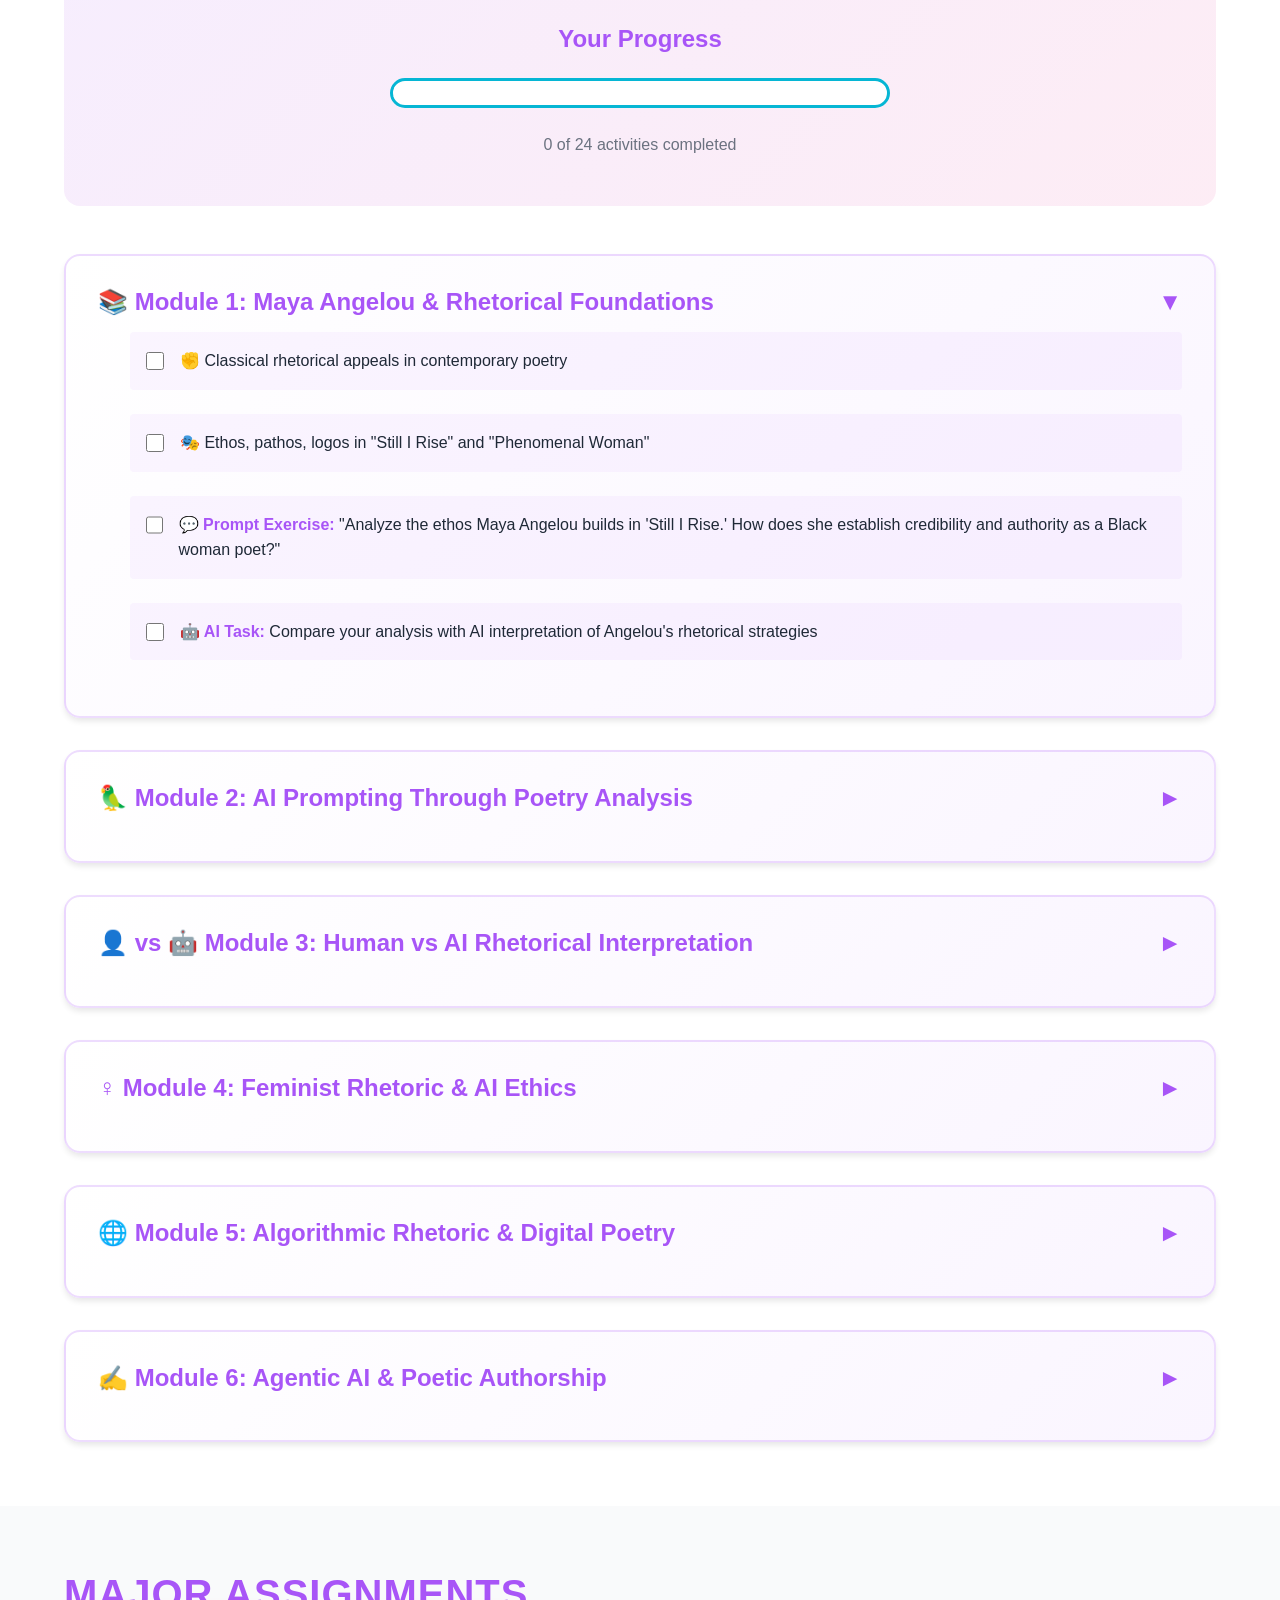
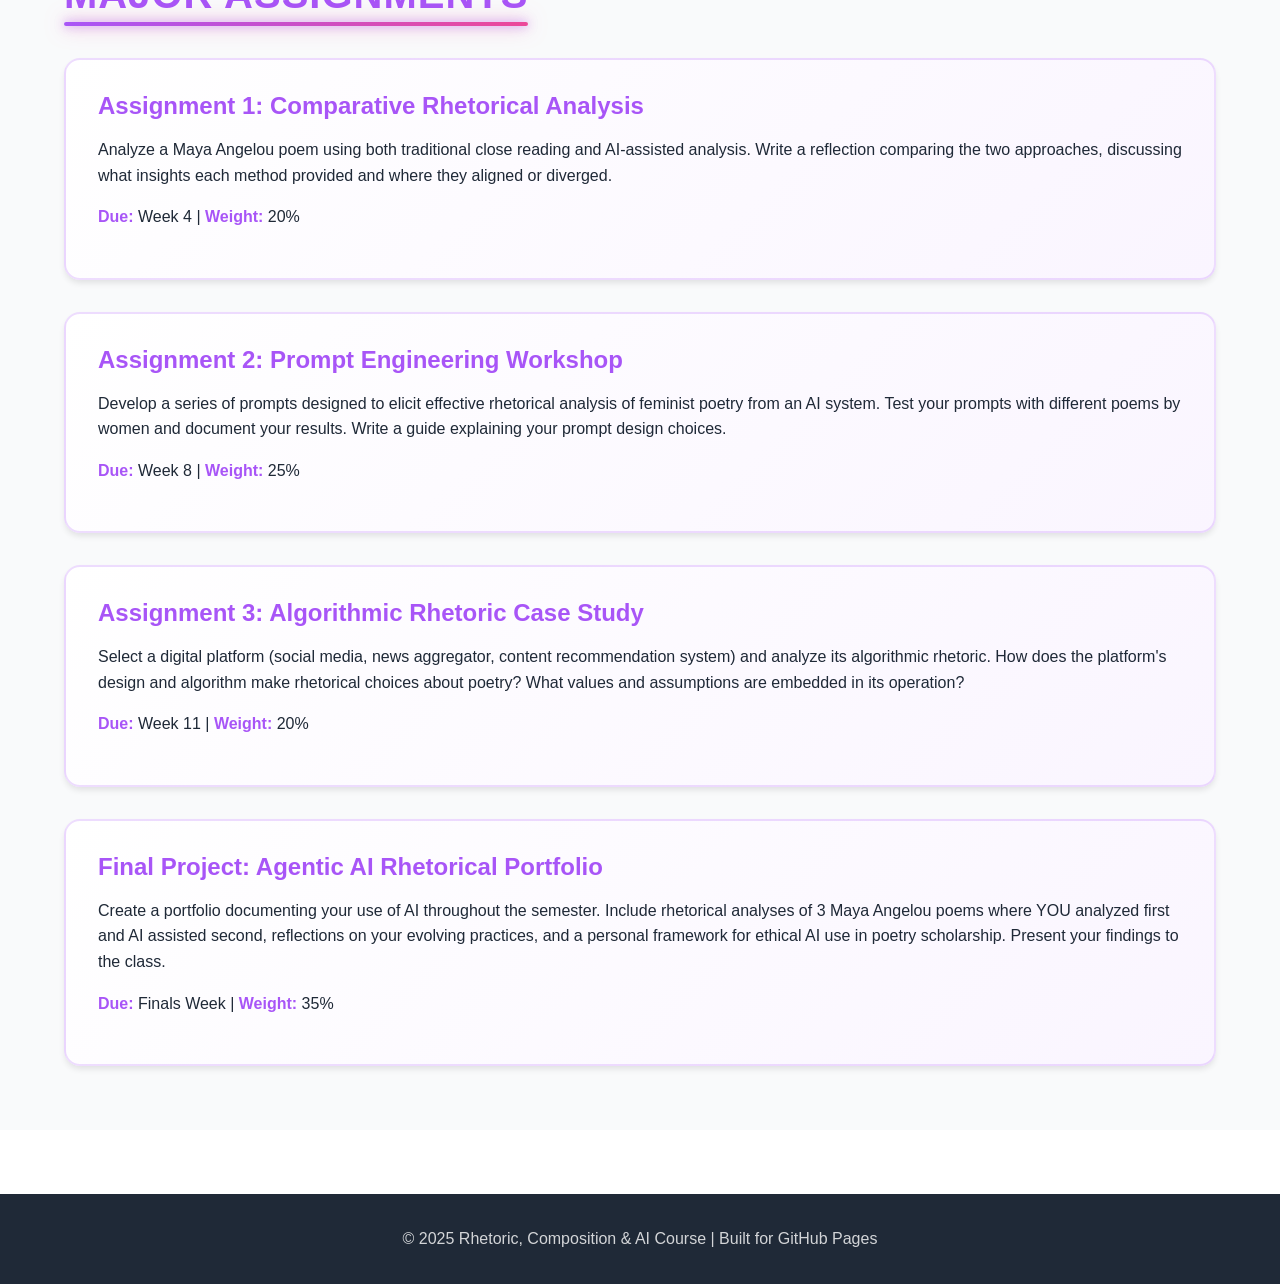
<file: curriculum.html>
<!DOCTYPE html>
<html lang="en">
<head>
    <meta charset="UTF-8">
    <meta name="viewport" content="width=device-width, initial-scale=1.0">
    <meta name="description" content="Course Syllabus & Overview: Rhetoric, Composition, and AI">
    <title>Rhetoric & AI | Syllabus & Overview</title>
    <link rel="stylesheet" href="css/main.css">
    <link rel="stylesheet" href="css/animations.css">
</head>
<body>
    <nav class="navbar">
        <div class="nav-container">
            <div class="nav-brand">
                <h1>Rhetoric, Composition & AI</h1>
            </div>
            <button class="nav-toggle" aria-label="Toggle navigation">
                <span></span>
                <span></span>
                <span></span>
            </button>
            <ul class="nav-menu">
                <li><a href="index.html" class="nav-link">About the Course</a></li>
                <li><a href="curriculum.html" class="nav-link active">Syllabus & Overview</a></li>
                <li><a href="activities.html" class="nav-link">Hands-On Activities</a></li>
                <li><a href="resources.html" class="nav-link">Student Resources</a></li>
            </ul>
        </div>
    </nav>

    <main class="fade-in">
        <section class="hero">
            <div class="container">
                <h2 class="hero-title animated-gradient-text">🎮 Play Your Way to Your Grade 🎯</h2>
                <p class="hero-subtitle" style="font-size: 1.5rem; margin-top: var(--spacing-lg); font-weight: 600;">
                    <span style="color: var(--neon-purple);">Choose your path.</span> Track your progress. Master rhetoric and poetry on YOUR terms.
                </p>
                <p class="hero-subtitle">Poetry, Feminist Rhetoric & AI: A Journey Through Maya Angelou's Revolutionary Voice</p>
            </div>
        </section>

        <section class="content-section ai-comparison-section">
            <div class="container">
                <div class="ai-comparison-banner">
                    <img src="assets/images/human-vs-ai.png" alt="Human vs AI Analysis" class="comparison-image">
                    <div class="comparison-overlay">
                        <h3>Human Interpretation + AI Assistance = Agentic Learning</h3>
                    </div>
                </div>
            </div>
        </section>

        <section class="content-section modules-section">
            <div class="container">
                <h2 class="section-title">📚 Course Modules - Interactive Syllabus</h2>
                <p style="text-align: center; max-width: 800px; margin: 0 auto var(--spacing-xl); font-size: var(--font-size-lg); color: var(--text-secondary);">
                    <strong>Click each module to expand details.</strong> Check off activities as you complete them. Track your journey through the course!
                </p>

                <div style="background: linear-gradient(135deg, rgba(168, 85, 247, 0.1), rgba(236, 72, 153, 0.1)); padding: var(--spacing-lg); border-radius: var(--radius-lg); margin-bottom: var(--spacing-xl); text-align: center;">
                    <div style="font-size: 3rem; margin-bottom: var(--spacing-md);">📊</div>
                    <h3 style="color: var(--neon-purple); margin-bottom: var(--spacing-sm);">Your Progress</h3>
                    <div id="progress-bar" style="background: white; height: 30px; border-radius: 15px; overflow: hidden; margin: var(--spacing-md) auto; max-width: 500px; border: 3px solid var(--neon-cyan);">
                        <div id="progress-fill" style="background: linear-gradient(90deg, var(--neon-purple), var(--neon-cyan)); height: 100%; width: 0%; transition: width 0.5s ease; display: flex; align-items: center; justify-content: center; color: white; font-weight: bold; font-size: 0.9rem;">
                            <span id="progress-text">0%</span>
                        </div>
                    </div>
                    <p id="progress-status" style="color: var(--text-secondary); margin-top: var(--spacing-sm);">0 of 0 activities completed</p>
                </div>

                <div class="module-list">
                    <div class="module-card tech-card interactive-module" onclick="toggleModule(this)">
                        <h3 style="cursor: pointer; display: flex; align-items: center; justify-content: space-between;">
                            <span>📚 Module 1: Maya Angelou & Rhetorical Foundations</span>
                            <span class="module-toggle">▼</span>
                        </h3>
                        <div class="module-content">
                            <ul style="list-style: none; padding-left: 0;">
                                <li style="margin-bottom: var(--spacing-md); padding: var(--spacing-sm); background: rgba(168, 85, 247, 0.05); border-radius: var(--radius-sm);">
                                    <label style="display: flex; align-items: flex-start; cursor: pointer;">
                                        <input type="checkbox" class="activity-checkbox" data-module="1" style="margin-right: var(--spacing-sm); margin-top: 4px; width: 18px; height: 18px; cursor: pointer;" onchange="updateProgress()">
                                        <span>✊ Classical rhetorical appeals in contemporary poetry</span>
                                    </label>
                                </li>
                                <li style="margin-bottom: var(--spacing-md); padding: var(--spacing-sm); background: rgba(168, 85, 247, 0.05); border-radius: var(--radius-sm);">
                                    <label style="display: flex; align-items: flex-start; cursor: pointer;">
                                        <input type="checkbox" class="activity-checkbox" data-module="1" style="margin-right: var(--spacing-sm); margin-top: 4px; width: 18px; height: 18px; cursor: pointer;" onchange="updateProgress()">
                                        <span>🎭 Ethos, pathos, logos in "Still I Rise" and "Phenomenal Woman"</span>
                                    </label>
                                </li>
                                <li style="margin-bottom: var(--spacing-md); padding: var(--spacing-sm); background: rgba(168, 85, 247, 0.05); border-radius: var(--radius-sm);">
                                    <label style="display: flex; align-items: flex-start; cursor: pointer;">
                                        <input type="checkbox" class="activity-checkbox" data-module="1" style="margin-right: var(--spacing-sm); margin-top: 4px; width: 18px; height: 18px; cursor: pointer;" onchange="updateProgress()">
                                        <span><strong>💬 Prompt Exercise:</strong> "Analyze the ethos Maya Angelou builds in 'Still I Rise.' How does she establish credibility and authority as a Black woman poet?"</span>
                                    </label>
                                </li>
                                <li style="margin-bottom: var(--spacing-md); padding: var(--spacing-sm); background: rgba(168, 85, 247, 0.05); border-radius: var(--radius-sm);">
                                    <label style="display: flex; align-items: flex-start; cursor: pointer;">
                                        <input type="checkbox" class="activity-checkbox" data-module="1" style="margin-right: var(--spacing-sm); margin-top: 4px; width: 18px; height: 18px; cursor: pointer;" onchange="updateProgress()">
                                        <span><strong>🤖 AI Task:</strong> Compare your analysis with AI interpretation of Angelou's rhetorical strategies</span>
                                    </label>
                                </li>
                            </ul>
                        </div>
                    </div>

                    <div class="module-card tech-card interactive-module" onclick="toggleModule(this)">
                        <h3 style="cursor: pointer; display: flex; align-items: center; justify-content: space-between;">
                            <span>🦜 Module 2: AI Prompting Through Poetry Analysis</span>
                            <span class="module-toggle">►</span>
                        </h3>
                        <div class="module-content" style="display: none;">
                            <ul style="list-style: none; padding-left: 0;">
                                <li style="margin-bottom: var(--spacing-md); padding: var(--spacing-sm); background: rgba(168, 85, 247, 0.05); border-radius: var(--radius-sm);">
                                    <label style="display: flex; align-items: flex-start; cursor: pointer;">
                                        <input type="checkbox" class="activity-checkbox" data-module="2" style="margin-right: var(--spacing-sm); margin-top: 4px; width: 18px; height: 18px; cursor: pointer;" onchange="updateProgress()">
                                        <span>✍️ Crafting effective prompts for poetic analysis</span>
                                    </label>
                                </li>
                                <li style="margin-bottom: var(--spacing-md); padding: var(--spacing-sm); background: rgba(168, 85, 247, 0.05); border-radius: var(--radius-sm);">
                                    <label style="display: flex; align-items: flex-start; cursor: pointer;">
                                        <input type="checkbox" class="activity-checkbox" data-module="2" style="margin-right: var(--spacing-sm); margin-top: 4px; width: 18px; height: 18px; cursor: pointer;" onchange="updateProgress()">
                                        <span>🎨 How AI interprets figurative language and metaphor</span>
                                    </label>
                                </li>
                                <li style="margin-bottom: var(--spacing-md); padding: var(--spacing-sm); background: rgba(168, 85, 247, 0.05); border-radius: var(--radius-sm);">
                                    <label style="display: flex; align-items: flex-start; cursor: pointer;">
                                        <input type="checkbox" class="activity-checkbox" data-module="2" style="margin-right: var(--spacing-sm); margin-top: 4px; width: 18px; height: 18px; cursor: pointer;" onchange="updateProgress()">
                                        <span><strong>💬 Prompt Exercise:</strong> "Ask AI to identify the pathos in Maya Angelou's 'Caged Bird.' Then refine your prompt to capture cultural context and racial metaphor."</span>
                                    </label>
                                </li>
                                <li style="margin-bottom: var(--spacing-md); padding: var(--spacing-sm); background: rgba(168, 85, 247, 0.05); border-radius: var(--radius-sm);">
                                    <label style="display: flex; align-items: flex-start; cursor: pointer;">
                                        <input type="checkbox" class="activity-checkbox" data-module="2" style="margin-right: var(--spacing-sm); margin-top: 4px; width: 18px; height: 18px; cursor: pointer;" onchange="updateProgress()">
                                        <span><strong>🤖 AI Task:</strong> Iteratively improve prompts to get deeper analysis of symbolism</span>
                                    </label>
                                </li>
                            </ul>
                        </div>
                    </div>

                    <div class="module-card tech-card interactive-module" onclick="toggleModule(this)">
                        <h3 style="cursor: pointer; display: flex; align-items: center; justify-content: space-between;">
                            <span>👤 vs 🤖 Module 3: Human vs AI Rhetorical Interpretation</span>
                            <span class="module-toggle">►</span>
                        </h3>
                        <div class="module-content" style="display: none;">
                            <ul style="list-style: none; padding-left: 0;">
                                <li style="margin-bottom: var(--spacing-md); padding: var(--spacing-sm); background: rgba(168, 85, 247, 0.05); border-radius: var(--radius-sm);">
                                    <label style="display: flex; align-items: flex-start; cursor: pointer;">
                                        <input type="checkbox" class="activity-checkbox" data-module="3" style="margin-right: var(--spacing-sm); margin-top: 4px; width: 18px; height: 18px; cursor: pointer;" onchange="updateProgress()">
                                        <span>💭 What humans catch that AI misses (cultural nuance, lived experience)</span>
                                    </label>
                                </li>
                                <li style="margin-bottom: var(--spacing-md); padding: var(--spacing-sm); background: rgba(168, 85, 247, 0.05); border-radius: var(--radius-sm);">
                                    <label style="display: flex; align-items: flex-start; cursor: pointer;">
                                        <input type="checkbox" class="activity-checkbox" data-module="3" style="margin-right: var(--spacing-sm); margin-top: 4px; width: 18px; height: 18px; cursor: pointer;" onchange="updateProgress()">
                                        <span>📊 What AI catches that humans miss (patterns, frequency, structure)</span>
                                    </label>
                                </li>
                                <li style="margin-bottom: var(--spacing-md); padding: var(--spacing-sm); background: rgba(168, 85, 247, 0.05); border-radius: var(--radius-sm);">
                                    <label style="display: flex; align-items: flex-start; cursor: pointer;">
                                        <input type="checkbox" class="activity-checkbox" data-module="3" style="margin-right: var(--spacing-sm); margin-top: 4px; width: 18px; height: 18px; cursor: pointer;" onchange="updateProgress()">
                                        <span><strong>💬 Prompt Exercise:</strong> "Analyze the logos in Angelou's 'On the Pulse of Morning.' Then ask AI to do the same. What did each approach reveal?"</span>
                                    </label>
                                </li>
                                <li style="margin-bottom: var(--spacing-md); padding: var(--spacing-sm); background: rgba(168, 85, 247, 0.05); border-radius: var(--radius-sm);">
                                    <label style="display: flex; align-items: flex-start; cursor: pointer;">
                                        <input type="checkbox" class="activity-checkbox" data-module="3" style="margin-right: var(--spacing-sm); margin-top: 4px; width: 18px; height: 18px; cursor: pointer;" onchange="updateProgress()">
                                        <span><strong>🤖 AI Task:</strong> Compare human and AI interpretations to understand each approach's strengths</span>
                                    </label>
                                </li>
                            </ul>
                        </div>
                    </div>

                    <div class="module-card tech-card interactive-module" onclick="toggleModule(this)">
                        <h3 style="cursor: pointer; display: flex; align-items: center; justify-content: space-between;">
                            <span>♀️ Module 4: Feminist Rhetoric & AI Ethics</span>
                            <span class="module-toggle">►</span>
                        </h3>
                        <div class="module-content" style="display: none;">
                            <ul style="list-style: none; padding-left: 0;">
                                <li style="margin-bottom: var(--spacing-md); padding: var(--spacing-sm); background: rgba(168, 85, 247, 0.05); border-radius: var(--radius-sm);">
                                    <label style="display: flex; align-items: flex-start; cursor: pointer;">
                                        <input type="checkbox" class="activity-checkbox" data-module="4" style="margin-right: var(--spacing-sm); margin-top: 4px; width: 18px; height: 18px; cursor: pointer;" onchange="updateProgress()">
                                        <span>⚖️ How AI systems interpret (or misinterpret) feminist discourse</span>
                                    </label>
                                </li>
                                <li style="margin-bottom: var(--spacing-md); padding: var(--spacing-sm); background: rgba(168, 85, 247, 0.05); border-radius: var(--radius-sm);">
                                    <label style="display: flex; align-items: flex-start; cursor: pointer;">
                                        <input type="checkbox" class="activity-checkbox" data-module="4" style="margin-right: var(--spacing-sm); margin-top: 4px; width: 18px; height: 18px; cursor: pointer;" onchange="updateProgress()">
                                        <span>🔍 Bias in training data and poetic analysis</span>
                                    </label>
                                </li>
                                <li style="margin-bottom: var(--spacing-md); padding: var(--spacing-sm); background: rgba(168, 85, 247, 0.05); border-radius: var(--radius-sm);">
                                    <label style="display: flex; align-items: flex-start; cursor: pointer;">
                                        <input type="checkbox" class="activity-checkbox" data-module="4" style="margin-right: var(--spacing-sm); margin-top: 4px; width: 18px; height: 18px; cursor: pointer;" onchange="updateProgress()">
                                        <span><strong>💬 Prompt Exercise:</strong> "Ask AI about the feminist rhetoric in Maya Angelou's work. Does it recognize intersectionality? Revise your prompt to foreground race and gender."</span>
                                    </label>
                                </li>
                                <li style="margin-bottom: var(--spacing-md); padding: var(--spacing-sm); background: rgba(168, 85, 247, 0.05); border-radius: var(--radius-sm);">
                                    <label style="display: flex; align-items: flex-start; cursor: pointer;">
                                        <input type="checkbox" class="activity-checkbox" data-module="4" style="margin-right: var(--spacing-sm); margin-top: 4px; width: 18px; height: 18px; cursor: pointer;" onchange="updateProgress()">
                                        <span><strong>🤖 AI Task:</strong> Test whether AI can identify specifically Black feminist rhetorical strategies</span>
                                    </label>
                                </li>
                            </ul>
                        </div>
                    </div>

                    <div class="module-card tech-card interactive-module" onclick="toggleModule(this)">
                        <h3 style="cursor: pointer; display: flex; align-items: center; justify-content: space-between;">
                            <span>🌐 Module 5: Algorithmic Rhetoric & Digital Poetry</span>
                            <span class="module-toggle">►</span>
                        </h3>
                        <div class="module-content" style="display: none;">
                            <ul style="list-style: none; padding-left: 0;">
                                <li style="margin-bottom: var(--spacing-md); padding: var(--spacing-sm); background: rgba(168, 85, 247, 0.05); border-radius: var(--radius-sm);">
                                    <label style="display: flex; align-items: flex-start; cursor: pointer;">
                                        <input type="checkbox" class="activity-checkbox" data-module="5" style="margin-right: var(--spacing-sm); margin-top: 4px; width: 18px; height: 18px; cursor: pointer;" onchange="updateProgress()">
                                        <span>📱 How algorithms curate and recommend poetry</span>
                                    </label>
                                </li>
                                <li style="margin-bottom: var(--spacing-md); padding: var(--spacing-sm); background: rgba(168, 85, 247, 0.05); border-radius: var(--radius-sm);">
                                    <label style="display: flex; align-items: flex-start; cursor: pointer;">
                                        <input type="checkbox" class="activity-checkbox" data-module="5" style="margin-right: var(--spacing-sm); margin-top: 4px; width: 18px; height: 18px; cursor: pointer;" onchange="updateProgress()">
                                        <span>💻 Digital circulation of Maya Angelou's work online</span>
                                    </label>
                                </li>
                                <li style="margin-bottom: var(--spacing-md); padding: var(--spacing-sm); background: rgba(168, 85, 247, 0.05); border-radius: var(--radius-sm);">
                                    <label style="display: flex; align-items: flex-start; cursor: pointer;">
                                        <input type="checkbox" class="activity-checkbox" data-module="5" style="margin-right: var(--spacing-sm); margin-top: 4px; width: 18px; height: 18px; cursor: pointer;" onchange="updateProgress()">
                                        <span><strong>💬 Prompt Exercise:</strong> "Research how AI systems categorize Angelou's poetry. What tags, themes, and associations does AI make?"</span>
                                    </label>
                                </li>
                                <li style="margin-bottom: var(--spacing-md); padding: var(--spacing-sm); background: rgba(168, 85, 247, 0.05); border-radius: var(--radius-sm);">
                                    <label style="display: flex; align-items: flex-start; cursor: pointer;">
                                        <input type="checkbox" class="activity-checkbox" data-module="5" style="margin-right: var(--spacing-sm); margin-top: 4px; width: 18px; height: 18px; cursor: pointer;" onchange="updateProgress()">
                                        <span><strong>🤖 AI Task:</strong> Examine metadata and algorithmic framing of Black women poets</span>
                                    </label>
                                </li>
                            </ul>
                        </div>
                    </div>

                    <div class="module-card tech-card interactive-module" onclick="toggleModule(this)">
                        <h3 style="cursor: pointer; display: flex; align-items: center; justify-content: space-between;">
                            <span>✍️ Module 6: Agentic AI & Poetic Authorship</span>
                            <span class="module-toggle">►</span>
                        </h3>
                        <div class="module-content" style="display: none;">
                            <ul style="list-style: none; padding-left: 0;">
                                <li style="margin-bottom: var(--spacing-md); padding: var(--spacing-sm); background: rgba(168, 85, 247, 0.05); border-radius: var(--radius-sm);">
                                    <label style="display: flex; align-items: flex-start; cursor: pointer;">
                                        <input type="checkbox" class="activity-checkbox" data-module="6" style="margin-right: var(--spacing-sm); margin-top: 4px; width: 18px; height: 18px; cursor: pointer;" onchange="updateProgress()">
                                        <span>🎯 Maintaining human authorship in AI-assisted analysis</span>
                                    </label>
                                </li>
                                <li style="margin-bottom: var(--spacing-md); padding: var(--spacing-sm); background: rgba(168, 85, 247, 0.05); border-radius: var(--radius-sm);">
                                    <label style="display: flex; align-items: flex-start; cursor: pointer;">
                                        <input type="checkbox" class="activity-checkbox" data-module="6" style="margin-right: var(--spacing-sm); margin-top: 4px; width: 18px; height: 18px; cursor: pointer;" onchange="updateProgress()">
                                        <span>🔧 AI as research assistant for poetry scholarship</span>
                                    </label>
                                </li>
                                <li style="margin-bottom: var(--spacing-md); padding: var(--spacing-sm); background: rgba(168, 85, 247, 0.05); border-radius: var(--radius-sm);">
                                    <label style="display: flex; align-items: flex-start; cursor: pointer;">
                                        <input type="checkbox" class="activity-checkbox" data-module="6" style="margin-right: var(--spacing-sm); margin-top: 4px; width: 18px; height: 18px; cursor: pointer;" onchange="updateProgress()">
                                        <span><strong>📝 Final Project:</strong> Write a rhetorical analysis of 3 Maya Angelou poems using agentic AI workflow (you analyze first, AI assists second)</span>
                                    </label>
                                </li>
                                <li style="margin-bottom: var(--spacing-md); padding: var(--spacing-sm); background: rgba(168, 85, 247, 0.05); border-radius: var(--radius-sm);">
                                    <label style="display: flex; align-items: flex-start; cursor: pointer;">
                                        <input type="checkbox" class="activity-checkbox" data-module="6" style="margin-right: var(--spacing-sm); margin-top: 4px; width: 18px; height: 18px; cursor: pointer;" onchange="updateProgress()">
                                        <span><strong>💡 Reflection:</strong> Document your process and what you learned about poetry, rhetoric, and AI</span>
                                    </label>
                                </li>
                            </ul>
                        </div>
                    </div>
                </div>
            </div>
        </section>

        <section class="content-section">
            <div class="container">
                <h2 class="section-title">Major Assignments</h2>

                <div class="assignment-list">
                    <div class="assignment-card tech-card">
                        <h3>Assignment 1: Comparative Rhetorical Analysis</h3>
                        <p>Analyze a Maya Angelou poem using both traditional close reading and AI-assisted analysis. Write a reflection comparing the two approaches, discussing what insights each method provided and where they aligned or diverged.</p>
                        <p><strong>Due:</strong> Week 4 | <strong>Weight:</strong> 20%</p>
                    </div>

                    <div class="assignment-card tech-card">
                        <h3>Assignment 2: Prompt Engineering Workshop</h3>
                        <p>Develop a series of prompts designed to elicit effective rhetorical analysis of feminist poetry from an AI system. Test your prompts with different poems by women and document your results. Write a guide explaining your prompt design choices.</p>
                        <p><strong>Due:</strong> Week 8 | <strong>Weight:</strong> 25%</p>
                    </div>

                    <div class="assignment-card tech-card">
                        <h3>Assignment 3: Algorithmic Rhetoric Case Study</h3>
                        <p>Select a digital platform (social media, news aggregator, content recommendation system) and analyze its algorithmic rhetoric. How does the platform's design and algorithm make rhetorical choices about poetry? What values and assumptions are embedded in its operation?</p>
                        <p><strong>Due:</strong> Week 11 | <strong>Weight:</strong> 20%</p>
                    </div>

                    <div class="assignment-card tech-card">
                        <h3>Final Project: Agentic AI Rhetorical Portfolio</h3>
                        <p>Create a portfolio documenting your use of AI throughout the semester. Include rhetorical analyses of 3 Maya Angelou poems where YOU analyzed first and AI assisted second, reflections on your evolving practices, and a personal framework for ethical AI use in poetry scholarship. Present your findings to the class.</p>
                        <p><strong>Due:</strong> Finals Week | <strong>Weight:</strong> 35%</p>
                    </div>
                </div>
            </div>
        </section>
    </main>

    <footer>
        <div class="container">
            <p>&copy; 2025 Rhetoric, Composition & AI Course | Built for GitHub Pages</p>
        </div>
    </footer>

    <script src="js/main.js"></script>
    <script src="js/navigation.js"></script>
    <script src="js/scroll-animations.js"></script>
    <script src="js/interactive-syllabus.js"></script>
</body>
</html>
</file>
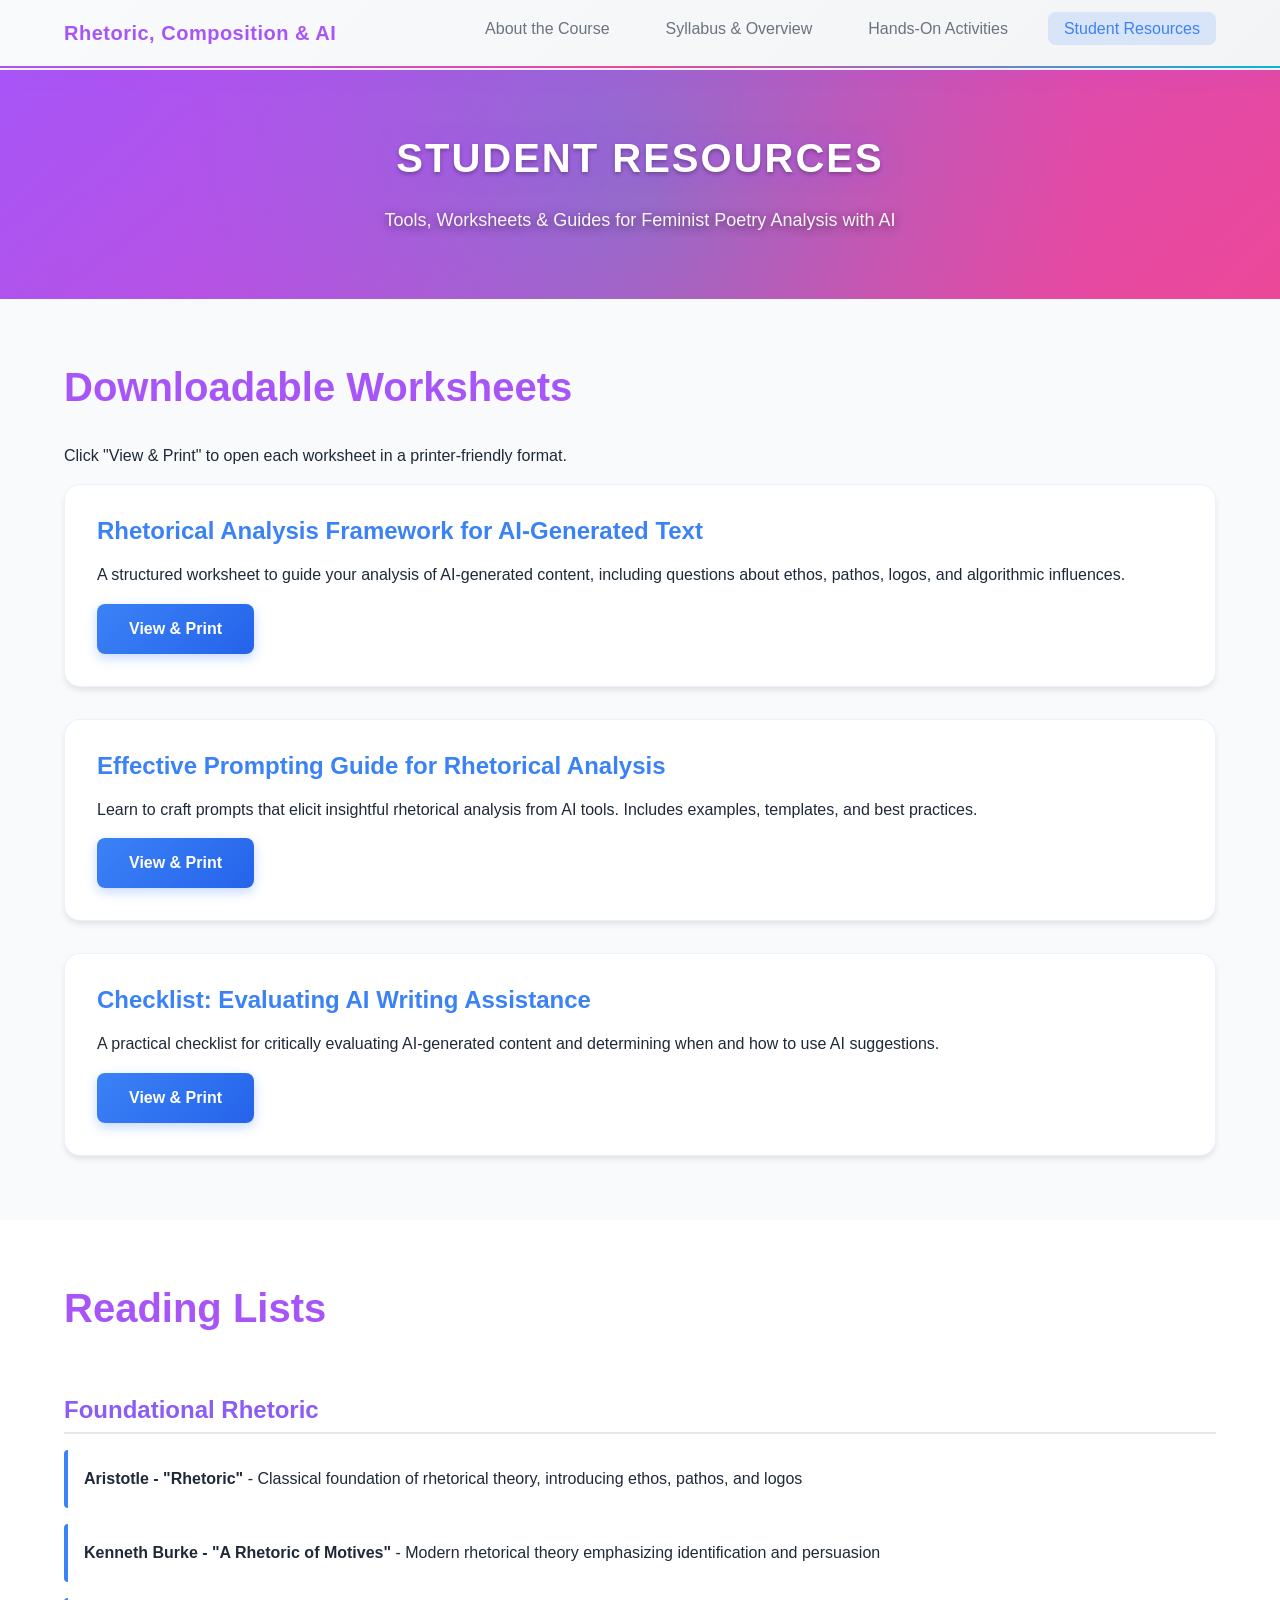
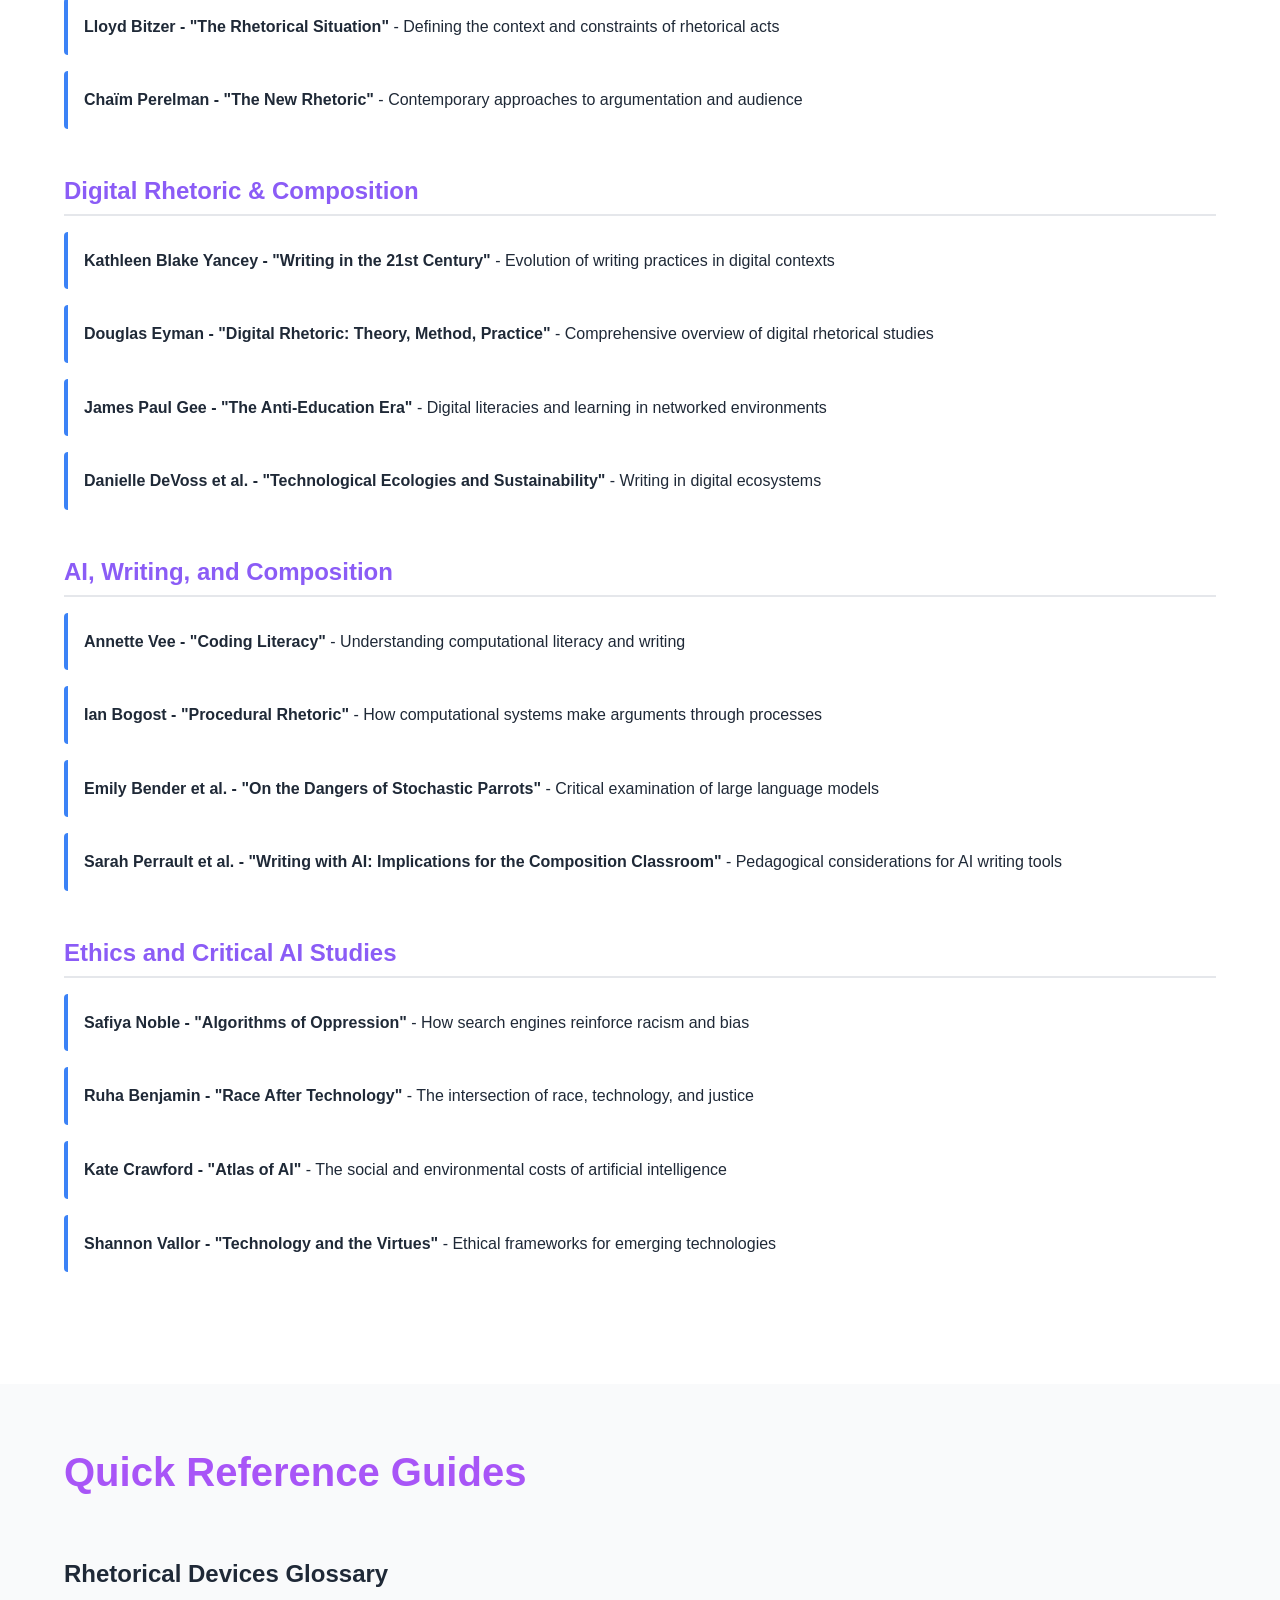
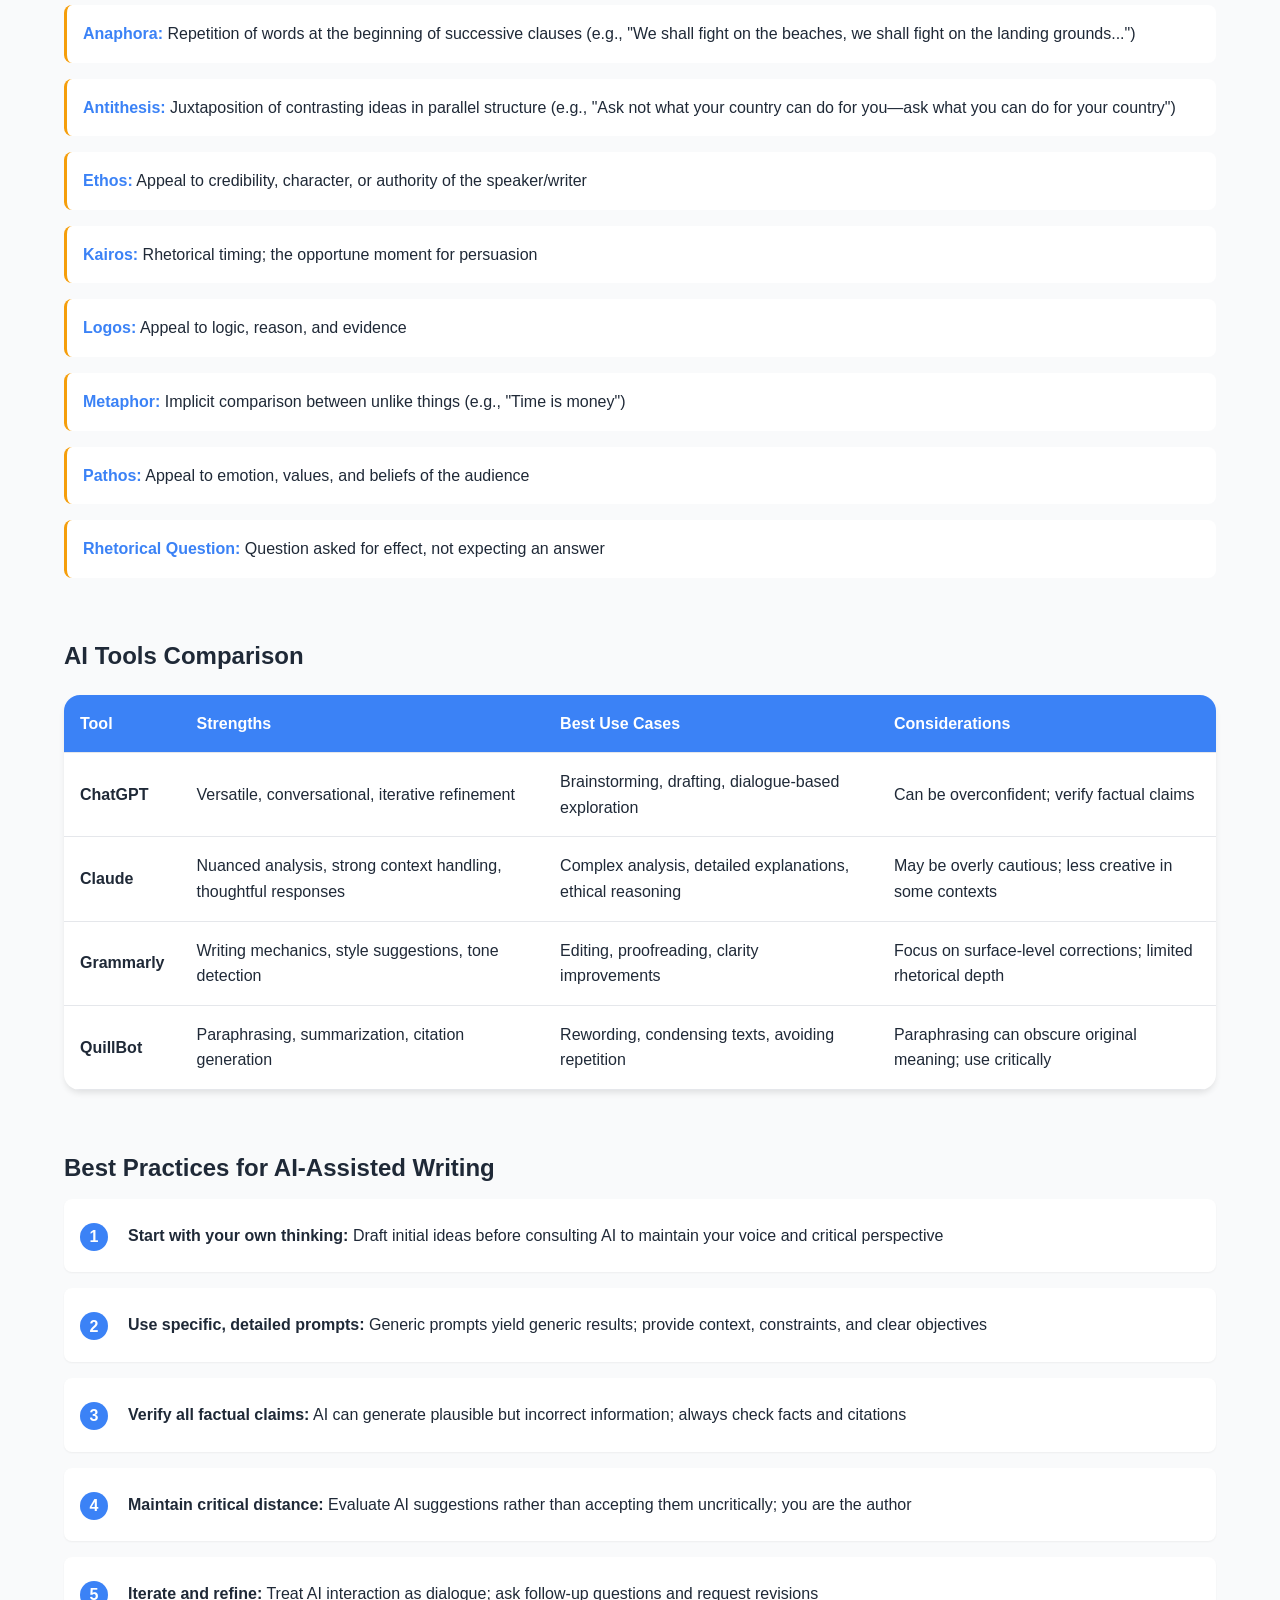
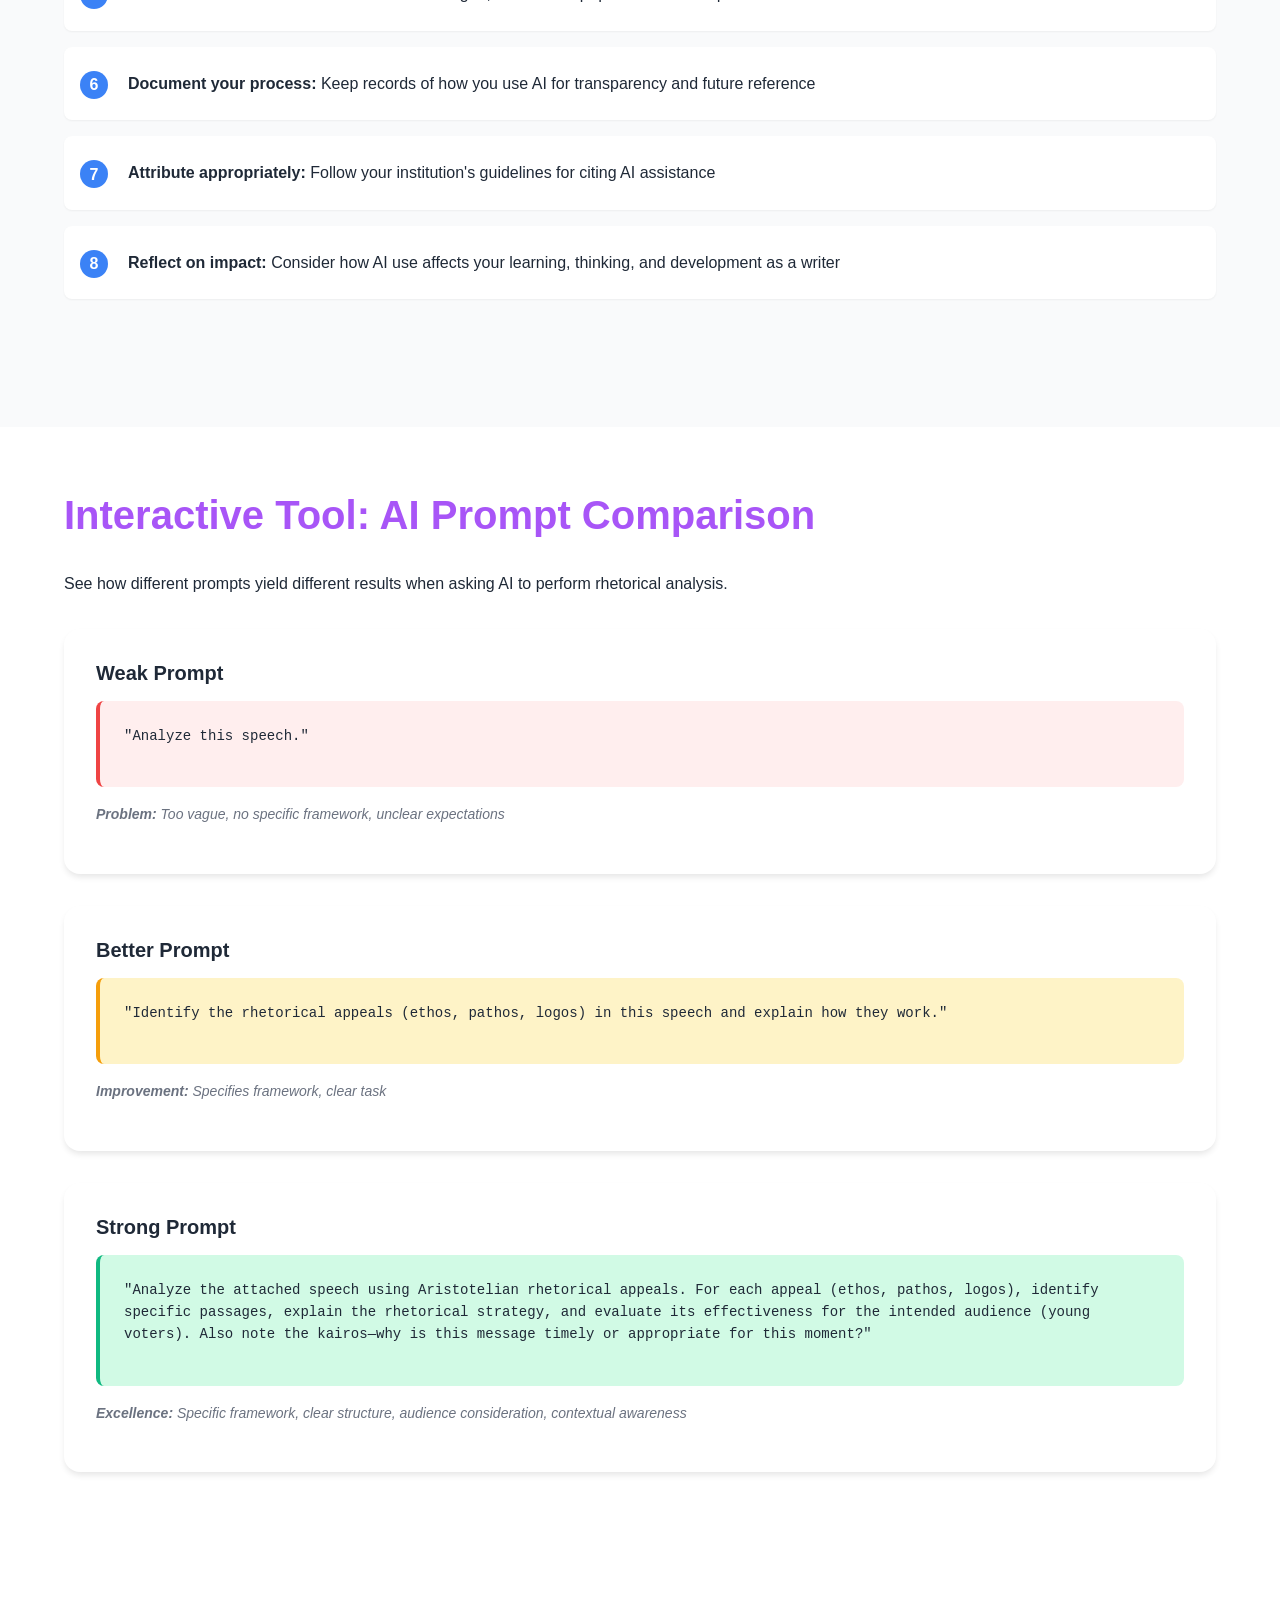
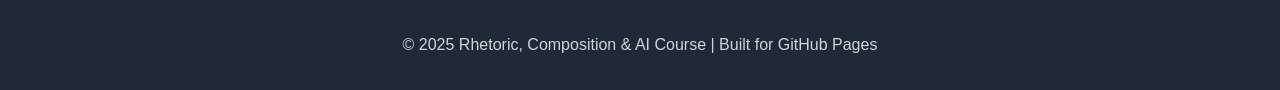
<file: resources.html>
<!DOCTYPE html>
<html lang="en">
<head>
    <meta charset="UTF-8">
    <meta name="viewport" content="width=device-width, initial-scale=1.0">
    <meta name="description" content="Student Resources: Rhetoric, Composition, and AI">
    <title>Rhetoric & AI | Student Resources</title>
    <link rel="stylesheet" href="css/main.css">
    <link rel="stylesheet" href="css/animations.css">
</head>
<body>
    <nav class="navbar">
        <div class="nav-container">
            <div class="nav-brand">
                <h1>Rhetoric, Composition & AI</h1>
            </div>
            <button class="nav-toggle" aria-label="Toggle navigation">
                <span></span>
                <span></span>
                <span></span>
            </button>
            <ul class="nav-menu">
                <li><a href="index.html" class="nav-link">About the Course</a></li>
                <li><a href="curriculum.html" class="nav-link">Syllabus & Overview</a></li>
                <li><a href="activities.html" class="nav-link">Hands-On Activities</a></li>
                <li><a href="resources.html" class="nav-link active">Student Resources</a></li>
            </ul>
        </div>
    </nav>

    <main class="fade-in">
        <section class="hero">
            <div class="container">
                <h2 class="hero-title animated-gradient-text">Student Resources</h2>
                <p class="hero-subtitle">Tools, Worksheets & Guides for Feminist Poetry Analysis with AI</p>
            </div>
        </section>

        <section class="content-section">
            <div class="container">
                <h2>Downloadable Worksheets</h2>
                <p>Click "View & Print" to open each worksheet in a printer-friendly format.</p>

                <div class="resource-cards">
                    <div class="resource-card">
                        <h3>Rhetorical Analysis Framework for AI-Generated Text</h3>
                        <p>A structured worksheet to guide your analysis of AI-generated content, including questions about ethos, pathos, logos, and algorithmic influences.</p>
                        <button class="btn-primary" onclick="openWorksheet('worksheet1')">View & Print</button>
                    </div>

                    <div class="resource-card">
                        <h3>Effective Prompting Guide for Rhetorical Analysis</h3>
                        <p>Learn to craft prompts that elicit insightful rhetorical analysis from AI tools. Includes examples, templates, and best practices.</p>
                        <button class="btn-primary" onclick="openWorksheet('worksheet2')">View & Print</button>
                    </div>

                    <div class="resource-card">
                        <h3>Checklist: Evaluating AI Writing Assistance</h3>
                        <p>A practical checklist for critically evaluating AI-generated content and determining when and how to use AI suggestions.</p>
                        <button class="btn-primary" onclick="openWorksheet('worksheet3')">View & Print</button>
                    </div>
                </div>
            </div>
        </section>

        <section class="content-section">
            <div class="container">
                <h2>Reading Lists</h2>

                <div class="reading-section">
                    <h3>Foundational Rhetoric</h3>
                    <ul class="reading-list">
                        <li><strong>Aristotle - "Rhetoric"</strong> - Classical foundation of rhetorical theory, introducing ethos, pathos, and logos</li>
                        <li><strong>Kenneth Burke - "A Rhetoric of Motives"</strong> - Modern rhetorical theory emphasizing identification and persuasion</li>
                        <li><strong>Lloyd Bitzer - "The Rhetorical Situation"</strong> - Defining the context and constraints of rhetorical acts</li>
                        <li><strong>Chaïm Perelman - "The New Rhetoric"</strong> - Contemporary approaches to argumentation and audience</li>
                    </ul>
                </div>

                <div class="reading-section">
                    <h3>Digital Rhetoric & Composition</h3>
                    <ul class="reading-list">
                        <li><strong>Kathleen Blake Yancey - "Writing in the 21st Century"</strong> - Evolution of writing practices in digital contexts</li>
                        <li><strong>Douglas Eyman - "Digital Rhetoric: Theory, Method, Practice"</strong> - Comprehensive overview of digital rhetorical studies</li>
                        <li><strong>James Paul Gee - "The Anti-Education Era"</strong> - Digital literacies and learning in networked environments</li>
                        <li><strong>Danielle DeVoss et al. - "Technological Ecologies and Sustainability"</strong> - Writing in digital ecosystems</li>
                    </ul>
                </div>

                <div class="reading-section">
                    <h3>AI, Writing, and Composition</h3>
                    <ul class="reading-list">
                        <li><strong>Annette Vee - "Coding Literacy"</strong> - Understanding computational literacy and writing</li>
                        <li><strong>Ian Bogost - "Procedural Rhetoric"</strong> - How computational systems make arguments through processes</li>
                        <li><strong>Emily Bender et al. - "On the Dangers of Stochastic Parrots"</strong> - Critical examination of large language models</li>
                        <li><strong>Sarah Perrault et al. - "Writing with AI: Implications for the Composition Classroom"</strong> - Pedagogical considerations for AI writing tools</li>
                    </ul>
                </div>

                <div class="reading-section">
                    <h3>Ethics and Critical AI Studies</h3>
                    <ul class="reading-list">
                        <li><strong>Safiya Noble - "Algorithms of Oppression"</strong> - How search engines reinforce racism and bias</li>
                        <li><strong>Ruha Benjamin - "Race After Technology"</strong> - The intersection of race, technology, and justice</li>
                        <li><strong>Kate Crawford - "Atlas of AI"</strong> - The social and environmental costs of artificial intelligence</li>
                        <li><strong>Shannon Vallor - "Technology and the Virtues"</strong> - Ethical frameworks for emerging technologies</li>
                    </ul>
                </div>
            </div>
        </section>

        <section class="content-section">
            <div class="container">
                <h2>Quick Reference Guides</h2>

                <div class="guide-section">
                    <h3>Rhetorical Devices Glossary</h3>
                    <div class="glossary">
                        <div class="glossary-item">
                            <strong>Anaphora:</strong> Repetition of words at the beginning of successive clauses (e.g., "We shall fight on the beaches, we shall fight on the landing grounds...")
                        </div>
                        <div class="glossary-item">
                            <strong>Antithesis:</strong> Juxtaposition of contrasting ideas in parallel structure (e.g., "Ask not what your country can do for you—ask what you can do for your country")
                        </div>
                        <div class="glossary-item">
                            <strong>Ethos:</strong> Appeal to credibility, character, or authority of the speaker/writer
                        </div>
                        <div class="glossary-item">
                            <strong>Kairos:</strong> Rhetorical timing; the opportune moment for persuasion
                        </div>
                        <div class="glossary-item">
                            <strong>Logos:</strong> Appeal to logic, reason, and evidence
                        </div>
                        <div class="glossary-item">
                            <strong>Metaphor:</strong> Implicit comparison between unlike things (e.g., "Time is money")
                        </div>
                        <div class="glossary-item">
                            <strong>Pathos:</strong> Appeal to emotion, values, and beliefs of the audience
                        </div>
                        <div class="glossary-item">
                            <strong>Rhetorical Question:</strong> Question asked for effect, not expecting an answer
                        </div>
                    </div>
                </div>

                <div class="guide-section">
                    <h3>AI Tools Comparison</h3>
                    <table class="comparison-table">
                        <thead>
                            <tr>
                                <th>Tool</th>
                                <th>Strengths</th>
                                <th>Best Use Cases</th>
                                <th>Considerations</th>
                            </tr>
                        </thead>
                        <tbody>
                            <tr>
                                <td><strong>ChatGPT</strong></td>
                                <td>Versatile, conversational, iterative refinement</td>
                                <td>Brainstorming, drafting, dialogue-based exploration</td>
                                <td>Can be overconfident; verify factual claims</td>
                            </tr>
                            <tr>
                                <td><strong>Claude</strong></td>
                                <td>Nuanced analysis, strong context handling, thoughtful responses</td>
                                <td>Complex analysis, detailed explanations, ethical reasoning</td>
                                <td>May be overly cautious; less creative in some contexts</td>
                            </tr>
                            <tr>
                                <td><strong>Grammarly</strong></td>
                                <td>Writing mechanics, style suggestions, tone detection</td>
                                <td>Editing, proofreading, clarity improvements</td>
                                <td>Focus on surface-level corrections; limited rhetorical depth</td>
                            </tr>
                            <tr>
                                <td><strong>QuillBot</strong></td>
                                <td>Paraphrasing, summarization, citation generation</td>
                                <td>Rewording, condensing texts, avoiding repetition</td>
                                <td>Paraphrasing can obscure original meaning; use critically</td>
                            </tr>
                        </tbody>
                    </table>
                </div>

                <div class="guide-section">
                    <h3>Best Practices for AI-Assisted Writing</h3>
                    <ol class="best-practices-list">
                        <li><strong>Start with your own thinking:</strong> Draft initial ideas before consulting AI to maintain your voice and critical perspective</li>
                        <li><strong>Use specific, detailed prompts:</strong> Generic prompts yield generic results; provide context, constraints, and clear objectives</li>
                        <li><strong>Verify all factual claims:</strong> AI can generate plausible but incorrect information; always check facts and citations</li>
                        <li><strong>Maintain critical distance:</strong> Evaluate AI suggestions rather than accepting them uncritically; you are the author</li>
                        <li><strong>Iterate and refine:</strong> Treat AI interaction as dialogue; ask follow-up questions and request revisions</li>
                        <li><strong>Document your process:</strong> Keep records of how you use AI for transparency and future reference</li>
                        <li><strong>Attribute appropriately:</strong> Follow your institution's guidelines for citing AI assistance</li>
                        <li><strong>Reflect on impact:</strong> Consider how AI use affects your learning, thinking, and development as a writer</li>
                    </ol>
                </div>
            </div>
        </section>

        <section class="content-section">
            <div class="container">
                <h2>Interactive Tool: AI Prompt Comparison</h2>
                <p>See how different prompts yield different results when asking AI to perform rhetorical analysis.</p>

                <div class="prompt-comparison">
                    <div class="prompt-example">
                        <h4>Weak Prompt</h4>
                        <div class="prompt-box weak">
                            <p>"Analyze this speech."</p>
                        </div>
                        <p class="prompt-note"><strong>Problem:</strong> Too vague, no specific framework, unclear expectations</p>
                    </div>

                    <div class="prompt-example">
                        <h4>Better Prompt</h4>
                        <div class="prompt-box better">
                            <p>"Identify the rhetorical appeals (ethos, pathos, logos) in this speech and explain how they work."</p>
                        </div>
                        <p class="prompt-note"><strong>Improvement:</strong> Specifies framework, clear task</p>
                    </div>

                    <div class="prompt-example">
                        <h4>Strong Prompt</h4>
                        <div class="prompt-box strong">
                            <p>"Analyze the attached speech using Aristotelian rhetorical appeals. For each appeal (ethos, pathos, logos), identify specific passages, explain the rhetorical strategy, and evaluate its effectiveness for the intended audience (young voters). Also note the kairos—why is this message timely or appropriate for this moment?"</p>
                        </div>
                        <p class="prompt-note"><strong>Excellence:</strong> Specific framework, clear structure, audience consideration, contextual awareness</p>
                    </div>
                </div>
            </div>
        </section>
    </main>

    <footer>
        <div class="container">
            <p>&copy; 2025 Rhetoric, Composition & AI Course | Built for GitHub Pages</p>
        </div>
    </footer>

    <script src="js/main.js"></script>
    <script src="js/navigation.js"></script>
    <script src="js/scroll-animations.js"></script>
</body>
</html>
</file>
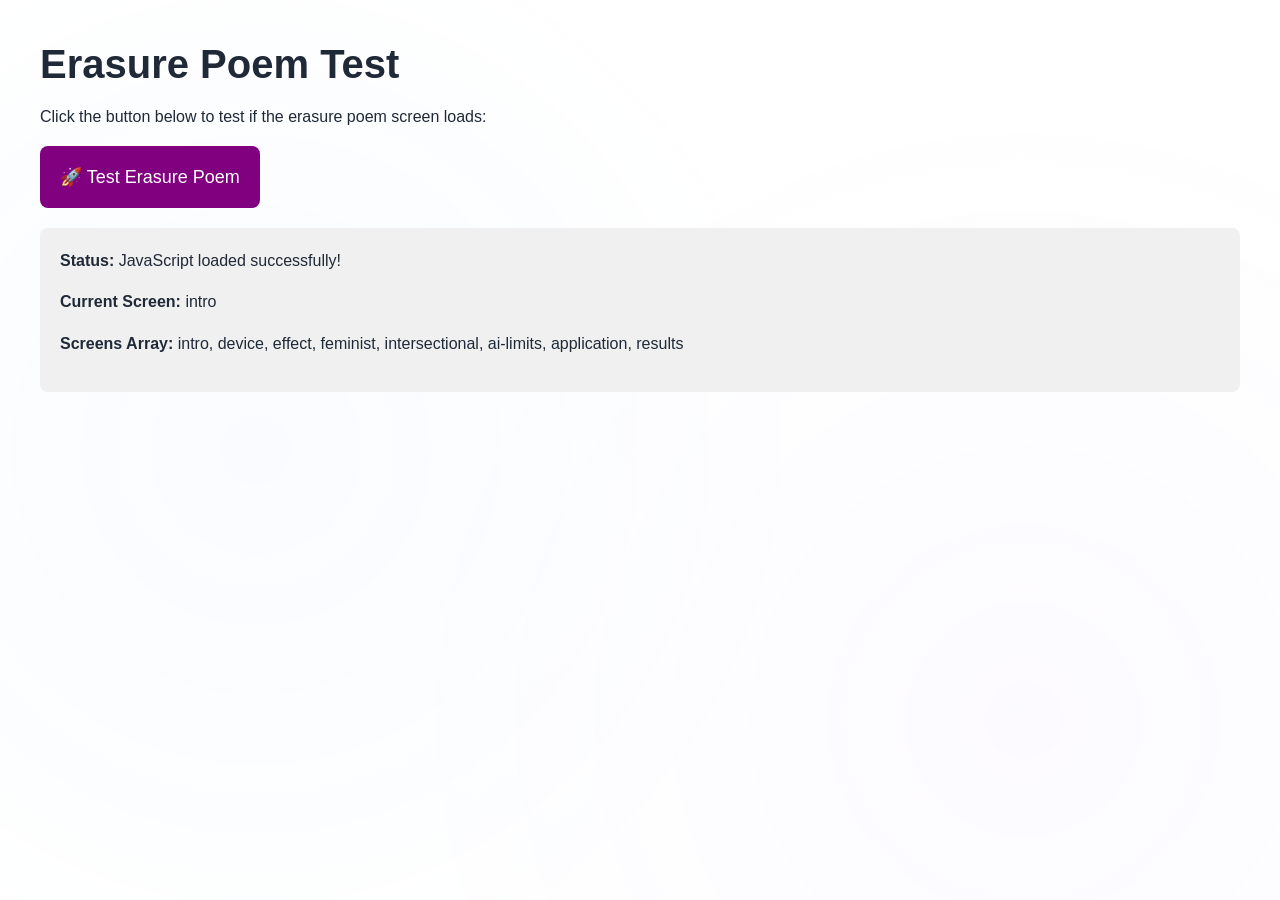
<file: test-erasure.html>
<!DOCTYPE html>
<html lang="en">
<head>
    <meta charset="UTF-8">
    <meta name="viewport" content="width=device-width, initial-scale=1.0">
    <title>Test Erasure Poem</title>
    <link rel="stylesheet" href="css/main.css">
    <link rel="stylesheet" href="css/course-designer.css">
</head>
<body style="padding: 40px;">
    <h1>Erasure Poem Test</h1>
    <p>Click the button below to test if the erasure poem screen loads:</p>

    <button id="test-btn" style="padding: 20px; font-size: 18px; cursor: pointer; background: purple; color: white; border: none; border-radius: 8px;">
        🚀 Test Erasure Poem
    </button>

    <div id="status" style="margin-top: 20px; padding: 20px; background: #f0f0f0; border-radius: 8px;">
        <p><strong>Status:</strong> <span id="status-text">Ready to test</span></p>
        <p><strong>Current Screen:</strong> <span id="current-screen">N/A</span></p>
        <p><strong>Screens Array:</strong> <span id="screens-array">N/A</span></p>
    </div>

    <script src="js/poetry-explorer.js"></script>
    <script>
        // Test the erasure poem functionality
        document.getElementById('test-btn').addEventListener('click', function() {
            document.getElementById('status-text').textContent = 'Testing...';

            try {
                // Check if explorerState exists
                if (typeof explorerState === 'undefined') {
                    document.getElementById('status-text').textContent = 'ERROR: explorerState not defined';
                    return;
                }

                // Display current state
                document.getElementById('current-screen').textContent = explorerState.currentScreen;
                document.getElementById('screens-array').textContent = explorerState.screens.join(', ');

                // Try to open the explorer
                if (typeof openPoetryExplorer === 'function') {
                    openPoetryExplorer();
                    document.getElementById('status-text').textContent = 'SUCCESS: Poetry Explorer opened!';
                } else {
                    document.getElementById('status-text').textContent = 'ERROR: openPoetryExplorer function not found';
                }
            } catch (error) {
                document.getElementById('status-text').textContent = 'ERROR: ' + error.message;
            }
        });

        // Auto-display state info on load
        window.addEventListener('load', function() {
            if (typeof explorerState !== 'undefined') {
                document.getElementById('current-screen').textContent = explorerState.currentScreen;
                document.getElementById('screens-array').textContent = explorerState.screens.join(', ');
                document.getElementById('status-text').textContent = 'JavaScript loaded successfully!';
            } else {
                document.getElementById('status-text').textContent = 'ERROR: JavaScript not loading properly';
            }
        });
    </script>
</body>
</html>
</file>
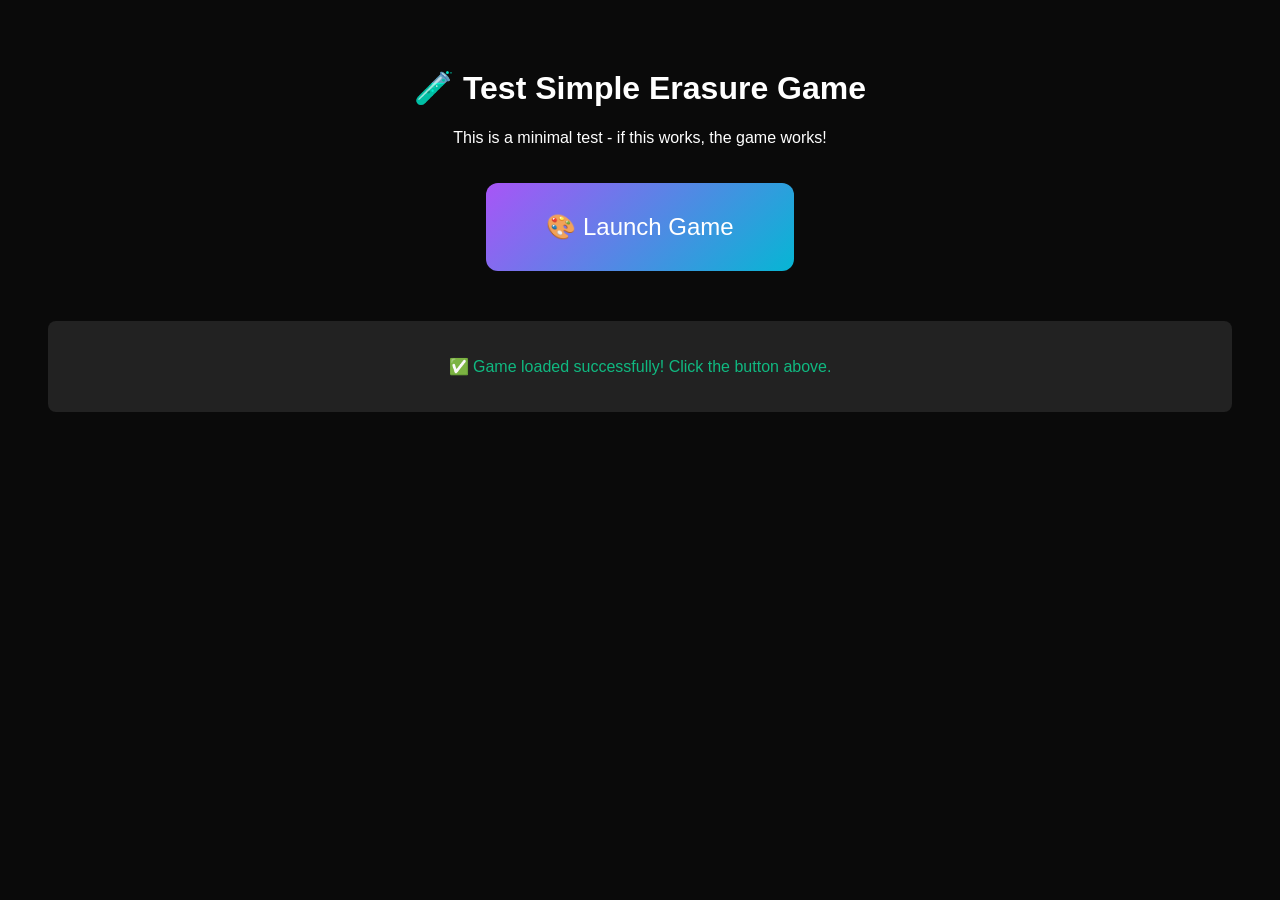
<file: test-simple-game.html>
<!DOCTYPE html>
<html lang="en">
<head>
    <meta charset="UTF-8">
    <meta name="viewport" content="width=device-width, initial-scale=1.0">
    <title>Test Simple Erasure Game</title>
    <style>
        body {
            background: #0a0a0a;
            color: white;
            font-family: Arial, sans-serif;
            padding: 40px;
            text-align: center;
        }
        .test-btn {
            background: linear-gradient(135deg, #a855f7, #06b6d4);
            color: white;
            border: none;
            padding: 30px 60px;
            font-size: 24px;
            border-radius: 12px;
            cursor: pointer;
            margin: 20px;
        }
        .test-btn:hover {
            transform: scale(1.05);
        }
    </style>
</head>
<body>
    <h1>🧪 Test Simple Erasure Game</h1>
    <p>This is a minimal test - if this works, the game works!</p>

    <button type="button" class="test-btn" onclick="startErasureGame()">
        🎨 Launch Game
    </button>

    <div id="status" style="margin-top: 30px; padding: 20px; background: #222; border-radius: 8px;">
        <p>Waiting for button click...</p>
    </div>

    <script src="js/erasure-game-simple.js"></script>

    <script>
        // Check if loaded
        if (typeof startErasureGame === 'function') {
            document.getElementById('status').innerHTML = '<p style="color: #10b981;">✅ Game loaded successfully! Click the button above.</p>';
        } else {
            document.getElementById('status').innerHTML = '<p style="color: #ef4444;">❌ ERROR: Game not loaded</p>';
        }
    </script>
</body>
</html>
</file>
<file: css/main.css>
/* ========================================
   CSS Variables & Global Styles
   ======================================== */

:root {
    /* Color Palette - Vibrant Tech Theme */
    --primary-color: #3b82f6;
    --primary-dark: #2563eb;
    --secondary-color: #8b5cf6;
    --accent-color: #f59e0b;
    --neon-purple: #a855f7;
    --neon-pink: #ec4899;
    --neon-cyan: #06b6d4;
    --neon-green: #10b981;
    --tech-orange: #fb923c;
    --background: #ffffff;
    --surface: #f9fafb;
    --text-primary: #1f2937;
    --text-secondary: #6b7280;
    --border-color: #e5e7eb;
    --success: #10b981;
    --warning: #f59e0b;
    --error: #ef4444;
    --glow-purple: rgba(168, 85, 247, 0.6);
    --glow-pink: rgba(236, 72, 153, 0.6);
    --glow-cyan: rgba(6, 182, 212, 0.6);

    /* Spacing */
    --spacing-xs: 0.5rem;
    --spacing-sm: 1rem;
    --spacing-md: 1.5rem;
    --spacing-lg: 2rem;
    --spacing-xl: 3rem;
    --spacing-2xl: 4rem;

    /* Typography */
    --font-primary: -apple-system, BlinkMacSystemFont, 'Segoe UI', Roboto, 'Helvetica Neue', Arial, sans-serif;
    --font-mono: 'Courier New', Courier, monospace;
    --font-size-sm: 0.875rem;
    --font-size-base: 1rem;
    --font-size-lg: 1.125rem;
    --font-size-xl: 1.25rem;
    --font-size-2xl: 1.5rem;
    --font-size-3xl: 2rem;
    --font-size-4xl: 2.5rem;

    /* Shadows */
    --shadow-sm: 0 1px 2px 0 rgba(0, 0, 0, 0.05);
    --shadow-md: 0 4px 6px -1px rgba(0, 0, 0, 0.1);
    --shadow-lg: 0 10px 15px -3px rgba(0, 0, 0, 0.1);
    --shadow-xl: 0 20px 25px -5px rgba(0, 0, 0, 0.1);

    /* Border Radius */
    --radius-sm: 0.25rem;
    --radius-md: 0.5rem;
    --radius-lg: 1rem;

    /* Transitions */
    --transition-fast: 150ms ease-in-out;
    --transition-base: 300ms ease-in-out;
    --transition-slow: 500ms ease-in-out;
}

/* ========================================
   Reset & Base Styles
   ======================================== */

* {
    margin: 0;
    padding: 0;
    box-sizing: border-box;
}

html {
    scroll-behavior: smooth;
}

body {
    font-family: var(--font-primary);
    font-size: var(--font-size-base);
    line-height: 1.6;
    color: var(--text-primary);
    background-color: var(--background);
    position: relative;
    padding-top: 70px;
}

body::before {
    content: '';
    position: fixed;
    top: 0;
    left: 0;
    width: 100%;
    height: 100%;
    background-image:
        radial-gradient(circle at 20% 50%, rgba(59, 130, 246, 0.03) 0%, transparent 50%),
        radial-gradient(circle at 80% 80%, rgba(139, 92, 246, 0.03) 0%, transparent 50%);
    pointer-events: none;
    z-index: -1;
}

h1, h2, h3, h4, h5, h6 {
    line-height: 1.2;
    margin-bottom: var(--spacing-sm);
    font-weight: 700;
}

h1 { font-size: var(--font-size-4xl); }
h2 { font-size: var(--font-size-3xl); }
h3 { font-size: var(--font-size-2xl); }
h4 { font-size: var(--font-size-xl); }

p {
    margin-bottom: var(--spacing-sm);
}

a {
    color: var(--primary-color);
    text-decoration: none;
    transition: color var(--transition-fast);
}

a:hover {
    color: var(--primary-dark);
}

ul, ol {
    margin-left: var(--spacing-lg);
    margin-bottom: var(--spacing-sm);
}

li {
    margin-bottom: var(--spacing-xs);
}

/* ========================================
   Navigation
   ======================================== */

.navbar {
    background: linear-gradient(135deg, rgba(249, 250, 251, 0.98) 0%, rgba(243, 244, 246, 0.98) 100%);
    border-bottom: 2px solid transparent;
    border-image: linear-gradient(90deg, var(--neon-purple), var(--neon-pink), var(--neon-cyan)) 1;
    position: fixed;
    top: 0;
    left: 0;
    right: 0;
    z-index: 1000;
    box-shadow: 0 4px 20px rgba(168, 85, 247, 0.15);
    transition: all var(--transition-base);
}

.nav-container {
    max-width: 1200px;
    margin: 0 auto;
    padding: var(--spacing-sm) var(--spacing-md);
    display: flex;
    justify-content: space-between;
    align-items: center;
}

.nav-brand h1 {
    font-size: var(--font-size-xl);
    color: var(--neon-purple);
    margin: 0;
    font-weight: 800;
    letter-spacing: 0.5px;
}

.nav-menu {
    display: flex;
    list-style: none;
    gap: var(--spacing-md);
    margin: 0;
}

.nav-link {
    color: var(--text-secondary);
    font-weight: 500;
    padding: var(--spacing-xs) var(--spacing-sm);
    border-radius: var(--radius-md);
    transition: all var(--transition-fast);
}

.nav-link:hover {
    color: var(--primary-color);
    background-color: rgba(59, 130, 246, 0.1);
}

.nav-link.active {
    color: var(--primary-color);
    background-color: rgba(59, 130, 246, 0.15);
}

.nav-toggle {
    display: none;
    flex-direction: column;
    gap: 4px;
    background: none;
    border: none;
    cursor: pointer;
    padding: var(--spacing-xs);
}

.nav-toggle span {
    width: 25px;
    height: 3px;
    background-color: var(--text-primary);
    border-radius: var(--radius-sm);
    transition: all var(--transition-fast);
}

/* Mobile Navigation */
@media (max-width: 768px) {
    .nav-toggle {
        display: flex;
    }

    .nav-menu {
        position: absolute;
        top: 100%;
        left: 0;
        right: 0;
        background-color: var(--surface);
        flex-direction: column;
        gap: 0;
        padding: var(--spacing-sm);
        border-bottom: 1px solid var(--border-color);
        box-shadow: var(--shadow-md);
        display: none;
    }

    .nav-menu.active {
        display: flex;
    }

    .nav-link {
        width: 100%;
        padding: var(--spacing-sm);
    }
}

/* ========================================
   Layout & Container
   ======================================== */

.container {
    max-width: 1200px;
    margin: 0 auto;
    padding: 0 var(--spacing-md);
}

main {
    min-height: calc(100vh - 200px);
}

/* ========================================
   Hero Section
   ======================================== */

.hero {
    background: linear-gradient(135deg, var(--neon-purple) 0%, var(--neon-pink) 50%, var(--primary-color) 100%);
    background-size: 200% 200%;
    animation: heroGradientShift 10s ease-in-out infinite;
    color: white;
    padding: var(--spacing-2xl) 0;
    text-align: center;
    overflow: hidden;
    position: relative;
}

.hero::before {
    content: '';
    position: absolute;
    top: 0;
    left: 0;
    right: 0;
    bottom: 0;
    background:
        radial-gradient(circle at 10% 20%, rgba(168, 85, 247, 0.4) 0%, transparent 50%),
        radial-gradient(circle at 90% 80%, rgba(236, 72, 153, 0.4) 0%, transparent 50%),
        radial-gradient(circle at 50% 50%, rgba(6, 182, 212, 0.3) 0%, transparent 70%);
    animation: float 15s ease-in-out infinite;
    pointer-events: none;
}

.hero .container {
    position: relative;
    z-index: 1;
}

@keyframes heroGradientShift {
    0%, 100% { background-position: 0% 50%; }
    50% { background-position: 100% 50%; }
}

.hero-banner {
    margin-bottom: var(--spacing-lg);
    animation: fadeIn 1s ease-out;
}

.banner-image {
    max-width: 100%;
    height: auto;
    border-radius: var(--radius-lg);
    box-shadow: var(--shadow-xl);
    transition: transform var(--transition-slow);
    max-height: 400px;
    object-fit: cover;
}

.banner-image:hover {
    transform: scale(1.02);
}

.hero-title {
    font-size: var(--font-size-4xl);
    margin-bottom: var(--spacing-md);
    color: white;
    font-weight: 900;
    text-transform: uppercase;
    letter-spacing: 2px;
    text-shadow:
        0 0 10px rgba(168, 85, 247, 0.8),
        0 0 20px rgba(236, 72, 153, 0.6),
        0 0 30px rgba(6, 182, 212, 0.4),
        0 2px 4px rgba(0, 0, 0, 0.3);
    animation: titlePulse 3s ease-in-out infinite;
}

@keyframes titlePulse {
    0%, 100% {
        text-shadow:
            0 0 10px rgba(168, 85, 247, 0.8),
            0 0 20px rgba(236, 72, 153, 0.6),
            0 0 30px rgba(6, 182, 212, 0.4),
            0 2px 4px rgba(0, 0, 0, 0.3);
        transform: scale(1);
    }
    50% {
        text-shadow:
            0 0 20px rgba(168, 85, 247, 1),
            0 0 40px rgba(236, 72, 153, 0.8),
            0 0 60px rgba(6, 182, 212, 0.6),
            0 2px 4px rgba(0, 0, 0, 0.3);
        transform: scale(1.02);
    }
}

.animated-gradient-text {
    color: #ffffff;
    text-shadow:
        0 2px 4px rgba(0, 0, 0, 0.3),
        0 0 20px rgba(168, 85, 247, 0.6);
    display: inline-block;
    font-weight: 900;
}

@keyframes gradientShift {
    0%, 100% {
        background-position: 0% center;
    }
    50% {
        background-position: 200% center;
    }
}

.hero-subtitle {
    font-size: var(--font-size-lg);
    opacity: 0.95;
    max-width: 800px;
    margin: 0 auto;
    text-shadow: 0 2px 10px rgba(0, 0, 0, 0.5);
    animation: subtitleFadeIn 1.5s ease-out;
    line-height: 1.6;
}

@keyframes subtitleFadeIn {
    0% {
        opacity: 0;
        transform: translateY(20px);
    }
    100% {
        opacity: 0.95;
        transform: translateY(0);
    }
}

@media (max-width: 768px) {
    .banner-image {
        max-height: 250px;
    }

    .hero-title {
        font-size: var(--font-size-2xl);
    }

    .hero-subtitle {
        font-size: var(--font-size-base);
    }
}

/* ========================================
   Content Sections
   ======================================== */

.content-section {
    padding: var(--spacing-2xl) 0;
    position: relative;
}

.content-section:nth-child(even) {
    background-color: var(--surface);
}

.content-section h2 {
    color: var(--neon-purple);
    margin-bottom: var(--spacing-lg);
    font-weight: 800;
    font-size: 2.5rem;
    position: relative;
    display: inline-block;
}

@keyframes headerGlow {
    0%, 100% {
        filter: drop-shadow(0 0 5px rgba(168, 85, 247, 0.4));
    }
    50% {
        filter: drop-shadow(0 0 15px rgba(236, 72, 153, 0.6));
    }
}

.section-title {
    position: relative;
    display: inline-block;
    padding-bottom: var(--spacing-xs);
    color: var(--neon-purple);
    font-weight: 800;
    text-transform: uppercase;
    letter-spacing: 1px;
    font-size: 2rem;
}

@keyframes sectionTitleGradient {
    0%, 100% { background-position: 0% 50%; }
    50% { background-position: 100% 50%; }
}

.section-title::after {
    content: '';
    position: absolute;
    bottom: 0;
    left: 0;
    width: 100%;
    height: 4px;
    background: linear-gradient(90deg, var(--neon-purple), var(--neon-pink), var(--neon-cyan), var(--neon-green));
    background-size: 300% 100%;
    animation: underlineShift 4s linear infinite;
    border-radius: var(--radius-sm);
    box-shadow: 0 0 10px var(--glow-purple), 0 0 20px var(--glow-pink);
}

@keyframes underlineShift {
    0% { background-position: 0% 50%; }
    100% { background-position: 300% 50%; }
}

.content-section h3 {
    color: var(--text-primary);
    margin-top: var(--spacing-lg);
    margin-bottom: var(--spacing-sm);
}

/* ========================================
   Cards & Modules
   ======================================== */

.objectives ul,
.assignment-list,
.module-list,
.debate-cards,
.resource-cards {
    display: grid;
    gap: var(--spacing-lg);
}

.objectives,
.module-card,
.assignment-card,
.debate-card,
.resource-card,
.card-hover {
    background: white;
    padding: var(--spacing-lg);
    border-radius: var(--radius-lg);
    box-shadow: var(--shadow-md);
    transition: transform var(--transition-base), box-shadow var(--transition-base), border-color var(--transition-base);
    border: 1px solid rgba(59, 130, 246, 0.1);
    position: relative;
    overflow: hidden;
}

.tech-card {
    background: linear-gradient(135deg, #ffffff 0%, #faf5ff 100%);
    border: 2px solid rgba(168, 85, 247, 0.2);
}

.tech-card::before {
    content: '';
    position: absolute;
    top: -2px;
    left: -2px;
    right: -2px;
    bottom: -2px;
    background: linear-gradient(45deg, var(--neon-purple), var(--neon-pink), var(--neon-cyan), var(--neon-green));
    background-size: 300% 300%;
    border-radius: var(--radius-lg);
    z-index: -1;
    opacity: 0;
    transition: opacity var(--transition-base);
    animation: gradientRotate 6s ease infinite;
}

.tech-card:hover::before {
    opacity: 0.15;
}

@keyframes gradientRotate {
    0% { background-position: 0% 50%; }
    50% { background-position: 100% 50%; }
    100% { background-position: 0% 50%; }
}

.module-card:hover,
.assignment-card:hover,
.debate-card:hover,
.resource-card:hover,
.card-hover:hover,
.tech-card:hover {
    transform: translateY(-6px);
    box-shadow: 0 20px 40px rgba(168, 85, 247, 0.2);
    border-color: var(--neon-purple);
}

.module-card h3,
.assignment-card h3,
.debate-card h3,
.resource-card h3 {
    color: var(--primary-color);
    margin-top: 0;
}

.debate-cards {
    grid-template-columns: repeat(auto-fit, minmax(280px, 1fr));
}

.debates-section {
    background: linear-gradient(135deg, rgba(139, 92, 246, 0.03) 0%, rgba(59, 130, 246, 0.03) 100%);
    position: relative;
}

.debates-section::before {
    content: '';
    position: absolute;
    top: 0;
    left: 0;
    right: 0;
    height: 1px;
    background: linear-gradient(90deg, transparent, var(--secondary-color), transparent);
}

@media (max-width: 768px) {
    .debate-cards {
        grid-template-columns: 1fr;
    }
}

/* ========================================
   Interactive Demo Section
   ======================================== */

.interactive-demo-section {
    background: linear-gradient(135deg, rgba(59, 130, 246, 0.05) 0%, rgba(139, 92, 246, 0.05) 100%);
    position: relative;
}

.interactive-demo-section::before {
    content: '';
    position: absolute;
    top: 0;
    left: 0;
    right: 0;
    height: 1px;
    background: linear-gradient(90deg, transparent, var(--primary-color), transparent);
}

.demo-container {
    background: white;
    padding: var(--spacing-xl);
    border-radius: var(--radius-lg);
    box-shadow: var(--shadow-lg);
    margin-top: var(--spacing-lg);
    position: relative;
    overflow: hidden;
}

.demo-container::before {
    content: '';
    position: absolute;
    top: -2px;
    left: -2px;
    right: -2px;
    bottom: -2px;
    background: linear-gradient(135deg, var(--primary-color), var(--secondary-color));
    border-radius: var(--radius-lg);
    z-index: -1;
    opacity: 0;
    transition: opacity var(--transition-base);
}

.demo-container:hover::before {
    opacity: 0.1;
}

.demo-input {
    margin-bottom: var(--spacing-lg);
}

.demo-input label {
    display: block;
    font-weight: 600;
    margin-bottom: var(--spacing-xs);
    color: var(--text-primary);
}

#text-input {
    width: 100%;
    padding: var(--spacing-sm);
    border: 2px solid var(--border-color);
    border-radius: var(--radius-md);
    font-family: var(--font-primary);
    font-size: var(--font-size-base);
    resize: vertical;
    transition: border-color var(--transition-fast);
}

#text-input:focus {
    outline: none;
    border-color: var(--primary-color);
}

/* ========================================
   Buttons
   ======================================== */

.btn-primary {
    background: linear-gradient(135deg, var(--primary-color) 0%, var(--primary-dark) 100%);
    color: white;
    padding: var(--spacing-sm) var(--spacing-lg);
    border: none;
    border-radius: var(--radius-md);
    font-size: var(--font-size-base);
    font-weight: 600;
    cursor: pointer;
    transition: all var(--transition-fast);
    box-shadow: 0 4px 12px rgba(59, 130, 246, 0.3);
    position: relative;
    overflow: hidden;
}

.btn-primary::before {
    content: '';
    position: absolute;
    top: 50%;
    left: 50%;
    width: 0;
    height: 0;
    border-radius: 50%;
    background: rgba(255, 255, 255, 0.3);
    transform: translate(-50%, -50%);
    transition: width 0.6s, height 0.6s;
}

.btn-primary:hover::before {
    width: 300px;
    height: 300px;
}

.btn-primary:hover {
    box-shadow: 0 6px 20px rgba(59, 130, 246, 0.4);
    transform: translateY(-2px);
}

.btn-primary:active {
    transform: translateY(0);
    box-shadow: 0 2px 8px rgba(59, 130, 246, 0.3);
}

/* ========================================
   Analysis Results
   ======================================== */

.analysis-results {
    margin-top: var(--spacing-xl);
    padding-top: var(--spacing-xl);
    border-top: 2px solid var(--border-color);
}

.analysis-results.hidden {
    display: none;
}

.appeal-result {
    margin-bottom: var(--spacing-lg);
}

.appeal-header {
    display: flex;
    justify-content: space-between;
    align-items: center;
    margin-bottom: var(--spacing-sm);
}

.appeal-header h4 {
    margin: 0;
    color: var(--text-primary);
}

.appeal-score {
    font-size: var(--font-size-xl);
    font-weight: 700;
    color: var(--primary-color);
}

.appeal-bar {
    height: 24px;
    background-color: var(--surface);
    border-radius: var(--radius-lg);
    overflow: hidden;
    margin-bottom: var(--spacing-sm);
}

.appeal-fill {
    height: 100%;
    border-radius: var(--radius-lg);
    transition: width var(--transition-slow);
}

.ethos-fill {
    background: linear-gradient(90deg, #3b82f6, #2563eb);
}

.pathos-fill {
    background: linear-gradient(90deg, #f59e0b, #d97706);
}

.logos-fill {
    background: linear-gradient(90deg, #10b981, #059669);
}

.appeal-explanation {
    color: var(--text-secondary);
    font-size: var(--font-size-sm);
    line-height: 1.6;
}

/* ========================================
   Reading Lists & Resources
   ======================================== */

.reading-section {
    margin-bottom: var(--spacing-xl);
}

.reading-section h3 {
    color: var(--secondary-color);
    border-bottom: 2px solid var(--border-color);
    padding-bottom: var(--spacing-xs);
}

.reading-list {
    list-style: none;
    margin-left: 0;
}

.reading-list li {
    padding: var(--spacing-sm);
    margin-bottom: var(--spacing-sm);
    background: white;
    border-left: 4px solid var(--primary-color);
    border-radius: var(--radius-sm);
}

/* ========================================
   Glossary & Guides
   ======================================== */

.guide-section {
    margin-bottom: var(--spacing-2xl);
}

.glossary {
    display: grid;
    gap: var(--spacing-sm);
}

.glossary-item {
    padding: var(--spacing-sm);
    background: white;
    border-radius: var(--radius-md);
    border-left: 3px solid var(--accent-color);
}

.glossary-item strong {
    color: var(--primary-color);
}

/* ========================================
   Tables
   ======================================== */

.comparison-table {
    width: 100%;
    border-collapse: collapse;
    margin-top: var(--spacing-md);
    background: white;
    border-radius: var(--radius-lg);
    overflow: hidden;
    box-shadow: var(--shadow-md);
}

.comparison-table thead {
    background-color: var(--primary-color);
    color: white;
}

.comparison-table th,
.comparison-table td {
    padding: var(--spacing-sm);
    text-align: left;
    border-bottom: 1px solid var(--border-color);
}

.comparison-table tbody tr:hover {
    background-color: var(--surface);
}

@media (max-width: 768px) {
    .comparison-table {
        font-size: var(--font-size-sm);
    }

    .comparison-table th,
    .comparison-table td {
        padding: var(--spacing-xs);
    }
}

/* ========================================
   Prompt Comparison
   ======================================== */

.prompt-comparison {
    display: grid;
    gap: var(--spacing-lg);
    margin-top: var(--spacing-lg);
}

.prompt-example {
    background: white;
    padding: var(--spacing-lg);
    border-radius: var(--radius-lg);
    box-shadow: var(--shadow-md);
}

.prompt-example h4 {
    margin-top: 0;
    color: var(--text-primary);
}

.prompt-box {
    padding: var(--spacing-md);
    border-radius: var(--radius-md);
    margin: var(--spacing-sm) 0;
    font-family: var(--font-mono);
    font-size: var(--font-size-sm);
}

.prompt-box.weak {
    background-color: #fee;
    border-left: 4px solid var(--error);
}

.prompt-box.better {
    background-color: #fef3c7;
    border-left: 4px solid var(--warning);
}

.prompt-box.strong {
    background-color: #d1fae5;
    border-left: 4px solid var(--success);
}

.prompt-note {
    color: var(--text-secondary);
    font-size: var(--font-size-sm);
    font-style: italic;
}

/* ========================================
   Best Practices List
   ======================================== */

.best-practices-list {
    list-style: none;
    counter-reset: practices;
    margin-left: 0;
}

.best-practices-list li {
    counter-increment: practices;
    padding: var(--spacing-md);
    margin-bottom: var(--spacing-sm);
    background: white;
    border-radius: var(--radius-md);
    box-shadow: var(--shadow-sm);
    position: relative;
    padding-left: var(--spacing-2xl);
}

.best-practices-list li::before {
    content: counter(practices);
    position: absolute;
    left: var(--spacing-sm);
    top: var(--spacing-md);
    background-color: var(--primary-color);
    color: white;
    width: 28px;
    height: 28px;
    border-radius: 50%;
    display: flex;
    align-items: center;
    justify-content: center;
    font-weight: 700;
}

/* ========================================
   Footer
   ======================================== */

footer {
    background-color: var(--text-primary);
    color: white;
    text-align: center;
    padding: var(--spacing-lg) 0;
    margin-top: var(--spacing-2xl);
}

footer p {
    margin: 0;
    opacity: 0.8;
}

/* ========================================
   Utility Classes
   ======================================== */

.hidden {
    display: none !important;
}

.text-center {
    text-align: center;
}

.mt-1 { margin-top: var(--spacing-sm); }
.mt-2 { margin-top: var(--spacing-md); }
.mt-3 { margin-top: var(--spacing-lg); }

.mb-1 { margin-bottom: var(--spacing-sm); }
.mb-2 { margin-bottom: var(--spacing-md); }
.mb-3 { margin-bottom: var(--spacing-lg); }

/* ========================================
   AI Comparison Section - Tech Theme
   ======================================== */

.ai-comparison-section {
    background: linear-gradient(135deg, rgba(168, 85, 247, 0.05) 0%, rgba(236, 72, 153, 0.05) 50%, rgba(6, 182, 212, 0.05) 100%);
    position: relative;
    overflow: hidden;
}

.ai-comparison-section::before {
    content: '';
    position: absolute;
    top: 0;
    left: 0;
    right: 0;
    bottom: 0;
    background:
        radial-gradient(circle at 20% 30%, var(--glow-purple) 0%, transparent 50%),
        radial-gradient(circle at 80% 70%, var(--glow-cyan) 0%, transparent 50%);
    opacity: 0.3;
    pointer-events: none;
}

.ai-comparison-banner {
    position: relative;
    border-radius: var(--radius-lg);
    overflow: hidden;
    box-shadow: 0 20px 60px rgba(168, 85, 247, 0.3);
    transition: transform var(--transition-base);
}

.ai-comparison-banner:hover {
    transform: scale(1.02);
}

.comparison-image {
    width: 100%;
    height: auto;
    display: block;
    filter: saturate(1.2) contrast(1.1);
}

.comparison-overlay {
    position: absolute;
    bottom: 0;
    left: 0;
    right: 0;
    background: linear-gradient(to top, rgba(168, 85, 247, 0.95), transparent);
    padding: var(--spacing-lg);
    transform: translateY(100%);
    transition: transform var(--transition-base);
}

.ai-comparison-banner:hover .comparison-overlay {
    transform: translateY(0);
}

.comparison-overlay h3 {
    color: white;
    margin: 0;
    font-size: var(--font-size-xl);
    text-shadow: 0 2px 10px rgba(0, 0, 0, 0.3);
}

/* ========================================
   Modules Section - Enhanced
   ======================================== */

.modules-section {
    position: relative;
}

.modules-section::before {
    content: '';
    position: absolute;
    top: 0;
    left: 50%;
    transform: translateX(-50%);
    width: 200px;
    height: 200px;
    background: radial-gradient(circle, var(--glow-pink) 0%, transparent 70%);
    opacity: 0.2;
    animation: float 6s ease-in-out infinite;
}

/* ========================================
   Glowing Text Effects
   ======================================== */

.tech-card h3 {
    color: var(--neon-purple);
    font-weight: 800;
}

.tech-card strong {
    color: var(--neon-purple);
    font-weight: 700;
}

/* ========================================
   Pulsing Accent Elements
   ======================================== */

@keyframes pulseGlow {
    0%, 100% {
        box-shadow: 0 0 5px var(--glow-purple), 0 0 10px var(--glow-purple);
    }
    50% {
        box-shadow: 0 0 20px var(--glow-purple), 0 0 30px var(--glow-pink);
    }
}

.section-title::after {
    animation: pulseGlow 2s ease-in-out infinite;
}
}

/* ========================================
   Flip Cards - Interactive Debate Cards
   ======================================== */

.debate-cards {
    display: grid;
    grid-template-columns: repeat(auto-fit, minmax(300px, 1fr));
    gap: var(--spacing-xl);
    margin-top: var(--spacing-2xl);
}

.flip-card {
    perspective: 1000px;
    height: 350px;
    cursor: pointer;
    transition: transform 0.3s ease;
}

.flip-card:hover {
    transform: translateY(-5px);
}

.flip-card-inner {
    position: relative;
    width: 100%;
    height: 100%;
    text-align: center;
    transition: transform 0.6s;
    transform-style: preserve-3d;
}

.flip-card.flipped .flip-card-inner {
    transform: rotateY(180deg);
}

.flip-card-front,
.flip-card-back {
    position: absolute;
    width: 100%;
    height: 100%;
    backface-visibility: hidden;
    border-radius: var(--radius-lg);
    padding: var(--spacing-xl);
    display: flex;
    flex-direction: column;
    justify-content: center;
    align-items: center;
    box-shadow: var(--shadow-lg);
    border: 3px solid;
}

.flip-card-front {
    background: linear-gradient(135deg, var(--neon-purple), var(--neon-cyan));
    border-color: var(--neon-purple);
    color: white;
}

.flip-card-back {
    background: linear-gradient(135deg, rgba(168, 85, 247, 0.1), rgba(6, 182, 212, 0.1));
    background-color: white;
    border-color: var(--neon-cyan);
    color: var(--text-primary);
    transform: rotateY(180deg);
    overflow-y: auto;
}

.flip-icon {
    font-size: 4rem;
    margin-bottom: var(--spacing-md);
    animation: float 3s ease-in-out infinite;
}

@keyframes float {
    0%, 100% {
        transform: translateY(0px);
    }
    50% {
        transform: translateY(-10px);
    }
}

.flip-card-front h3 {
    font-size: var(--font-size-2xl);
    font-weight: 800;
    margin-bottom: var(--spacing-md);
    color: white;
}

.flip-card-back h3 {
    font-size: var(--font-size-xl);
    font-weight: 800;
    margin-bottom: var(--spacing-lg);
    color: var(--neon-purple);
}

.flip-card-back p {
    line-height: 1.8;
    text-align: left;
    margin-bottom: var(--spacing-md);
}

.flip-hint {
    font-size: var(--font-size-sm);
    opacity: 0.9;
    font-weight: 600;
    margin-top: auto;
}

.flip-card-front .flip-hint {
    color: rgba(255, 255, 255, 0.9);
}

.flip-card-back .flip-hint {
    color: var(--neon-cyan);
    text-align: center;
}

/* Mobile responsiveness for flip cards */
@media (max-width: 768px) {
    .debate-cards {
        grid-template-columns: 1fr;
    }
    
    .flip-card {
        height: 400px;
    }
    
    .flip-card-back {
        font-size: var(--font-size-sm);
    }
}

/* Button as flip card - remove default button styling */
button.flip-card {
    border: none;
    background: none;
    padding: 0;
    font-family: inherit;
    text-align: inherit;
    outline: none;
}

button.flip-card:focus {
    outline: 3px solid var(--neon-cyan);
    outline-offset: 4px;
}
</file>
<file: css/animations.css>
/* ========================================
   Page Transitions & Animations
   ======================================== */

/* Fade-in animation for page loads */
.fade-in {
    animation: fadeIn 0.6s ease-in;
}

@keyframes fadeIn {
    from {
        opacity: 0;
        transform: translateY(20px);
    }
    to {
        opacity: 1;
        transform: translateY(0);
    }
}

/* Staggered fade-in for elements */
.stagger-fade {
    opacity: 0;
    animation: fadeIn 0.6s ease-in forwards;
}

.stagger-fade:nth-child(1) { animation-delay: 0.1s; }
.stagger-fade:nth-child(2) { animation-delay: 0.2s; }
.stagger-fade:nth-child(3) { animation-delay: 0.3s; }
.stagger-fade:nth-child(4) { animation-delay: 0.4s; }
.stagger-fade:nth-child(5) { animation-delay: 0.5s; }

/* Slide in from left */
@keyframes slideInLeft {
    from {
        opacity: 0;
        transform: translateX(-50px);
    }
    to {
        opacity: 1;
        transform: translateX(0);
    }
}

/* Slide in from right */
@keyframes slideInRight {
    from {
        opacity: 0;
        transform: translateX(50px);
    }
    to {
        opacity: 1;
        transform: translateX(0);
    }
}

/* Scale up animation */
@keyframes scaleUp {
    from {
        opacity: 0;
        transform: scale(0.95);
    }
    to {
        opacity: 1;
        transform: scale(1);
    }
}

/* Pulse animation */
@keyframes pulse {
    0% {
        transform: scale(1);
    }
    50% {
        transform: scale(1.05);
    }
    100% {
        transform: scale(1);
    }
}

.pulse {
    animation: pulse 2s ease-in-out infinite;
}

/* Glow effect */
@keyframes glow {
    0%, 100% {
        box-shadow: 0 0 5px rgba(59, 130, 246, 0.5);
    }
    50% {
        box-shadow: 0 0 20px rgba(59, 130, 246, 0.8);
    }
}

.glow {
    animation: glow 2s ease-in-out infinite;
}

/* Shake animation for errors */
@keyframes shake {
    0%, 100% { transform: translateX(0); }
    10%, 30%, 50%, 70%, 90% { transform: translateX(-5px); }
    20%, 40%, 60%, 80% { transform: translateX(5px); }
}

.shake {
    animation: shake 0.5s ease-in-out;
}

/* Float animation */
@keyframes float {
    0%, 100% {
        transform: translateY(0);
    }
    50% {
        transform: translateY(-10px);
    }
}

.float {
    animation: float 3s ease-in-out infinite;
}

/* Spinner loading animation */
@keyframes spin {
    from {
        transform: rotate(0deg);
    }
    to {
        transform: rotate(360deg);
    }
}

.spinner {
    animation: spin 1s linear infinite;
}

/* Progress bar fill animation */
@keyframes progressFill {
    from {
        width: 0%;
    }
    to {
        width: var(--progress-width);
    }
}

/* Typewriter effect */
@keyframes typewriter {
    from {
        width: 0;
    }
    to {
        width: 100%;
    }
}

.typewriter {
    overflow: hidden;
    white-space: nowrap;
    border-right: 2px solid;
    animation: typewriter 3s steps(40) forwards;
}

/* Blink cursor */
@keyframes blink {
    0%, 100% {
        border-color: transparent;
    }
    50% {
        border-color: currentColor;
    }
}

.blink {
    animation: blink 1s step-end infinite;
}

/* Highlight reveal */
@keyframes highlight {
    from {
        background-position: 0% 0%;
    }
    to {
        background-position: 100% 0%;
    }
}

.highlight-reveal {
    background: linear-gradient(90deg, transparent 50%, rgba(245, 158, 11, 0.3) 50%);
    background-size: 200% 100%;
    animation: highlight 0.8s ease-out forwards;
}

/* Bounce in */
@keyframes bounceIn {
    0% {
        opacity: 0;
        transform: scale(0.3);
    }
    50% {
        opacity: 1;
        transform: scale(1.05);
    }
    70% {
        transform: scale(0.9);
    }
    100% {
        transform: scale(1);
    }
}

.bounce-in {
    animation: bounceIn 0.6s ease-out;
}

/* Slide down reveal */
@keyframes slideDown {
    from {
        max-height: 0;
        opacity: 0;
    }
    to {
        max-height: 1000px;
        opacity: 1;
    }
}

.slide-down {
    animation: slideDown 0.5s ease-out forwards;
}

/* Shimmer effect */
@keyframes shimmer {
    0% {
        background-position: -1000px 0;
    }
    100% {
        background-position: 1000px 0;
    }
}

.shimmer {
    background: linear-gradient(
        90deg,
        rgba(255, 255, 255, 0) 0%,
        rgba(255, 255, 255, 0.3) 50%,
        rgba(255, 255, 255, 0) 100%
    );
    background-size: 1000px 100%;
    animation: shimmer 2s infinite;
}

/* Reveal from bottom */
@keyframes revealBottom {
    from {
        clip-path: inset(100% 0 0 0);
    }
    to {
        clip-path: inset(0 0 0 0);
    }
}

.reveal-bottom {
    animation: revealBottom 0.6s ease-out;
}

/* Success checkmark animation */
@keyframes checkmark {
    0% {
        stroke-dashoffset: 100;
    }
    100% {
        stroke-dashoffset: 0;
    }
}

.checkmark {
    stroke-dasharray: 100;
    animation: checkmark 0.6s ease-out forwards;
}

/* Attention seeker */
@keyframes attentionSeeker {
    0%, 100% {
        transform: scale(1);
    }
    10%, 20% {
        transform: scale(0.95) rotate(-3deg);
    }
    30%, 50%, 70%, 90% {
        transform: scale(1.05) rotate(3deg);
    }
    40%, 60%, 80% {
        transform: scale(1.05) rotate(-3deg);
    }
}

.attention {
    animation: attentionSeeker 1s ease-in-out;
}

/* Scroll-reveal animations */
.scroll-reveal {
    opacity: 0;
    transform: translateY(30px);
    transition: opacity 0.6s ease-out, transform 0.6s ease-out;
}

.scroll-reveal.is-visible {
    opacity: 1;
    transform: translateY(0);
}

/* Scroll-reveal variants */
.scroll-reveal-left {
    opacity: 0;
    transform: translateX(-50px);
    transition: opacity 0.6s ease-out, transform 0.6s ease-out;
}

.scroll-reveal-left.is-visible {
    opacity: 1;
    transform: translateX(0);
}

.scroll-reveal-right {
    opacity: 0;
    transform: translateX(50px);
    transition: opacity 0.6s ease-out, transform 0.6s ease-out;
}

.scroll-reveal-right.is-visible {
    opacity: 1;
    transform: translateX(0);
}

.scroll-reveal-scale {
    opacity: 0;
    transform: scale(0.9);
    transition: opacity 0.6s ease-out, transform 0.6s ease-out;
}

.scroll-reveal-scale.is-visible {
    opacity: 1;
    transform: scale(1);
}

/* Reduce motion for accessibility */
@media (prefers-reduced-motion: reduce) {
    *,
    *::before,
    *::after {
        animation-duration: 0.01ms !important;
        animation-iteration-count: 1 !important;
        transition-duration: 0.01ms !important;
    }

    .scroll-reveal,
    .scroll-reveal-left,
    .scroll-reveal-right,
    .scroll-reveal-scale {
        opacity: 1;
        transform: none;
    }
}
</file>
<file: css/course-designer.css>
/* ========================================
   Course Designer - Student Preference Interface
   ======================================== */

/* Modal Overlay */
.course-designer-overlay {
    position: fixed;
    top: 0;
    left: 0;
    width: 100%;
    height: 100%;
    background: linear-gradient(135deg, rgba(168, 85, 247, 0.95) 0%, rgba(236, 72, 153, 0.95) 50%, rgba(6, 182, 212, 0.95) 100%);
    background-size: 200% 200%;
    animation: gradientFlow 10s ease infinite;
    z-index: 9999;
    display: flex;
    align-items: center;
    justify-content: center;
    padding: var(--spacing-md);
    overflow-y: auto;
}

@keyframes gradientFlow {
    0%, 100% { background-position: 0% 50%; }
    50% { background-position: 100% 50%; }
}

/* Main Container */
.course-designer-container {
    max-width: 900px;
    width: 100%;
    background: white;
    border-radius: var(--radius-lg);
    padding: var(--spacing-2xl);
    box-shadow: 0 20px 60px rgba(0, 0, 0, 0.5);
    position: relative;
    animation: slideIn 0.6s ease-out;
}

@keyframes slideIn {
    from {
        opacity: 0;
        transform: translateY(30px) scale(0.95);
    }
    to {
        opacity: 1;
        transform: translateY(0) scale(1);
    }
}

/* Close Button */
.designer-close-btn {
    position: absolute;
    top: var(--spacing-md);
    right: var(--spacing-md);
    background: none;
    border: none;
    font-size: 2rem;
    color: var(--neon-purple);
    cursor: pointer;
    width: 40px;
    height: 40px;
    display: flex;
    align-items: center;
    justify-content: center;
    border-radius: 50%;
    transition: all var(--transition-base);
}

.designer-close-btn:hover {
    background: rgba(168, 85, 247, 0.1);
    transform: rotate(90deg);
}

/* Progress Indicator */
.designer-progress {
    display: flex;
    justify-content: center;
    gap: var(--spacing-sm);
    margin-bottom: var(--spacing-xl);
}

.progress-dot {
    width: 12px;
    height: 12px;
    border-radius: 50%;
    background: rgba(168, 85, 247, 0.2);
    transition: all var(--transition-base);
}

.progress-dot.active {
    background: var(--neon-purple);
    transform: scale(1.3);
    box-shadow: 0 0 15px var(--neon-purple);
}

.progress-dot.completed {
    background: var(--neon-pink);
}

/* Screen Title */
.designer-title {
    text-align: center;
    font-size: 2.5rem;
    font-weight: 900;
    color: var(--neon-purple);
    margin-bottom: var(--spacing-sm);
    animation: fadeInDown 0.8s ease-out;
}

@keyframes fadeInDown {
    from {
        opacity: 0;
        transform: translateY(-20px);
    }
    to {
        opacity: 1;
        transform: translateY(0);
    }
}

.designer-subtitle {
    text-align: center;
    font-size: var(--font-size-lg);
    color: var(--text-secondary);
    margin-bottom: var(--spacing-2xl);
    animation: fadeInDown 1s ease-out;
}

/* Avatar Grid */
.avatar-grid {
    display: grid;
    grid-template-columns: repeat(auto-fit, minmax(180px, 1fr));
    gap: var(--spacing-lg);
    margin-bottom: var(--spacing-xl);
}

.avatar-card {
    background: linear-gradient(135deg, #f8f9fa 0%, #ffffff 100%);
    border: 3px solid transparent;
    border-radius: var(--radius-lg);
    padding: var(--spacing-xl) var(--spacing-md);
    text-align: center;
    cursor: pointer;
    transition: all var(--transition-base);
    position: relative;
    overflow: hidden;
}

.avatar-card::before {
    content: '';
    position: absolute;
    top: -2px;
    left: -2px;
    right: -2px;
    bottom: -2px;
    background: linear-gradient(135deg, var(--neon-purple), var(--neon-pink), var(--neon-cyan));
    border-radius: var(--radius-lg);
    opacity: 0;
    transition: opacity var(--transition-base);
    z-index: -1;
}

.avatar-card:hover::before {
    opacity: 1;
}

.avatar-card:hover {
    transform: translateY(-8px);
    box-shadow: 0 15px 40px rgba(168, 85, 247, 0.4);
}

.avatar-card.selected {
    border-color: var(--neon-purple);
    background: linear-gradient(135deg, rgba(168, 85, 247, 0.1) 0%, rgba(236, 72, 153, 0.1) 100%);
    transform: scale(1.05);
}

.avatar-card.selected::before {
    opacity: 1;
}

.avatar-icon {
    font-size: 4rem;
    margin-bottom: var(--spacing-md);
    animation: float 3s ease-in-out infinite;
}

@keyframes float {
    0%, 100% { transform: translateY(0); }
    50% { transform: translateY(-10px); }
}

.avatar-card:nth-child(2) .avatar-icon {
    animation-delay: 0.5s;
}

.avatar-card:nth-child(3) .avatar-icon {
    animation-delay: 1s;
}

.avatar-card:nth-child(4) .avatar-icon {
    animation-delay: 1.5s;
}

.avatar-name {
    font-size: var(--font-size-lg);
    font-weight: 700;
    color: var(--neon-purple);
    margin-bottom: var(--spacing-xs);
}

.avatar-description {
    font-size: var(--font-size-sm);
    color: var(--text-secondary);
    line-height: 1.5;
}

/* Preference Cards (Games/Quizzes) */
.preference-grid {
    display: grid;
    grid-template-columns: repeat(auto-fit, minmax(250px, 1fr));
    gap: var(--spacing-xl);
    margin-bottom: var(--spacing-xl);
}

.preference-card {
    background: white;
    border: 4px solid var(--neon-purple);
    border-radius: var(--radius-lg);
    padding: var(--spacing-2xl);
    text-align: center;
    cursor: pointer;
    transition: all var(--transition-base);
    position: relative;
    overflow: hidden;
}

.preference-card::after {
    content: '';
    position: absolute;
    top: 50%;
    left: 50%;
    width: 0;
    height: 0;
    border-radius: 50%;
    background: radial-gradient(circle, rgba(168, 85, 247, 0.2) 0%, transparent 70%);
    transform: translate(-50%, -50%);
    transition: all 0.6s ease;
}

.preference-card:hover::after {
    width: 500px;
    height: 500px;
}

.preference-card:hover {
    transform: scale(1.05);
    box-shadow: 0 20px 50px rgba(168, 85, 247, 0.5);
    border-color: var(--neon-pink);
}

.preference-card.selected {
    background: linear-gradient(135deg, var(--neon-purple) 0%, var(--neon-pink) 100%);
    color: white;
    border-color: var(--neon-pink);
}

.preference-card.selected .preference-name {
    color: white;
}

.preference-icon {
    font-size: 5rem;
    margin-bottom: var(--spacing-lg);
    animation: pulse 2s ease-in-out infinite;
}

@keyframes pulse {
    0%, 100% { transform: scale(1); }
    50% { transform: scale(1.1); }
}

.preference-name {
    font-size: 2rem;
    font-weight: 800;
    color: var(--neon-purple);
    margin-bottom: var(--spacing-md);
}

.preference-description {
    font-size: var(--font-size-base);
    line-height: 1.6;
}

/* Type Selection (Specific Games/Quizzes) */
.type-list {
    display: flex;
    flex-direction: column;
    gap: var(--spacing-md);
    margin-bottom: var(--spacing-xl);
}

.type-option {
    background: #f8f9fa;
    border: 3px solid transparent;
    border-radius: var(--radius-md);
    padding: var(--spacing-lg);
    display: flex;
    align-items: center;
    gap: var(--spacing-md);
    cursor: pointer;
    transition: all var(--transition-base);
}

.type-option:hover {
    background: white;
    border-color: var(--neon-purple);
    transform: translateX(10px);
    box-shadow: 0 4px 20px rgba(168, 85, 247, 0.2);
}

.type-option.selected {
    background: linear-gradient(135deg, rgba(168, 85, 247, 0.15) 0%, rgba(236, 72, 153, 0.15) 100%);
    border-color: var(--neon-pink);
}

.type-checkbox {
    width: 24px;
    height: 24px;
    border: 3px solid var(--neon-purple);
    border-radius: 6px;
    flex-shrink: 0;
    position: relative;
    transition: all var(--transition-base);
}

.type-option.selected .type-checkbox {
    background: var(--neon-purple);
}

.type-option.selected .type-checkbox::after {
    content: '✓';
    position: absolute;
    top: 50%;
    left: 50%;
    transform: translate(-50%, -50%);
    color: white;
    font-weight: 900;
    font-size: 1.2rem;
}

.type-text {
    flex: 1;
}

.type-title {
    font-size: var(--font-size-lg);
    font-weight: 700;
    color: var(--text-primary);
    margin-bottom: var(--spacing-xs);
}

.type-desc {
    font-size: var(--font-size-sm);
    color: var(--text-secondary);
}

/* Results Screen */
.results-container {
    text-align: center;
}

.results-avatar {
    font-size: 8rem;
    margin: var(--spacing-xl) 0;
    animation: bounce 1s ease-out;
}

@keyframes bounce {
    0%, 100% { transform: translateY(0); }
    25% { transform: translateY(-30px); }
    50% { transform: translateY(-15px); }
    75% { transform: translateY(-7px); }
}

.results-summary {
    background: linear-gradient(135deg, rgba(168, 85, 247, 0.1) 0%, rgba(236, 72, 153, 0.1) 100%);
    border-radius: var(--radius-lg);
    padding: var(--spacing-xl);
    margin: var(--spacing-xl) 0;
}

.results-item {
    display: flex;
    justify-content: space-between;
    align-items: center;
    padding: var(--spacing-md) 0;
    border-bottom: 1px solid rgba(168, 85, 247, 0.2);
}

.results-item:last-child {
    border-bottom: none;
}

.results-label {
    font-weight: 600;
    color: var(--text-secondary);
}

.results-value {
    font-weight: 800;
    color: var(--neon-purple);
    font-size: var(--font-size-lg);
}

/* Action Buttons */
.designer-actions {
    display: flex;
    gap: var(--spacing-md);
    justify-content: center;
    margin-top: var(--spacing-2xl);
}

.designer-btn {
    padding: var(--spacing-md) var(--spacing-xl);
    border-radius: var(--radius-md);
    font-size: var(--font-size-lg);
    font-weight: 700;
    cursor: pointer;
    border: none;
    transition: all var(--transition-base);
    position: relative;
    overflow: hidden;
}

.designer-btn::before {
    content: '';
    position: absolute;
    top: 50%;
    left: 50%;
    width: 0;
    height: 0;
    border-radius: 50%;
    background: rgba(255, 255, 255, 0.3);
    transform: translate(-50%, -50%);
    transition: all 0.6s ease;
}

.designer-btn:hover::before {
    width: 300px;
    height: 300px;
}

.btn-primary-designer {
    background: linear-gradient(135deg, var(--neon-purple), var(--neon-pink));
    color: white;
}

.btn-primary-designer:hover {
    transform: translateY(-2px);
    box-shadow: 0 10px 30px rgba(168, 85, 247, 0.5);
}

.btn-secondary-designer {
    background: white;
    border: 3px solid var(--neon-purple);
    color: var(--neon-purple);
}

.btn-secondary-designer:hover {
    background: rgba(168, 85, 247, 0.1);
    transform: translateY(-2px);
}

/* Hidden State */
.hidden {
    display: none !important;
}

/* Responsive Design */
@media (max-width: 768px) {
    .course-designer-container {
        padding: var(--spacing-lg);
    }

    .designer-title {
        font-size: 2rem;
    }

    .avatar-grid {
        grid-template-columns: repeat(2, 1fr);
    }

    .preference-grid {
        grid-template-columns: 1fr;
    }

    .designer-actions {
        flex-direction: column;
    }

    .designer-btn {
        width: 100%;
    }
}

/* ========================================
   Enhanced Avatar Styles
   ======================================== */

.avatar-visual {
    font-size: 5rem;
    margin-bottom: var(--spacing-md);
    animation: float 3s ease-in-out infinite;
}

.avatar-style {
    font-size: var(--font-size-base);
    font-weight: 600;
    color: var(--neon-pink);
    margin-bottom: var(--spacing-xs);
}

/* ========================================
   Text Input Styles
   ======================================== */

.input-container {
    max-width: 700px;
    margin: 0 auto var(--spacing-xl);
}

.input-label {
    display: block;
    font-size: var(--font-size-lg);
    font-weight: 700;
    color: var(--neon-purple);
    margin-bottom: var(--spacing-md);
}

.designer-textarea {
    width: 100%;
    padding: var(--spacing-lg);
    border: 3px solid var(--neon-purple);
    border-radius: var(--radius-md);
    font-size: var(--font-size-base);
    font-family: inherit;
    line-height: 1.6;
    resize: vertical;
    transition: all var(--transition-base);
}

.designer-textarea:focus {
    outline: none;
    border-color: var(--neon-pink);
    box-shadow: 0 0 20px rgba(168, 85, 247, 0.3);
    transform: scale(1.02);
}

.input-hint {
    margin-top: var(--spacing-sm);
    font-size: var(--font-size-sm);
    color: var(--text-secondary);
    font-style: italic;
    text-align: center;
}

/* ========================================
   Choice Grid (Rhetoric Focus)
   ======================================== */

.choice-grid {
    display: grid;
    grid-template-columns: repeat(auto-fit, minmax(280px, 1fr));
    gap: var(--spacing-lg);
    margin-bottom: var(--spacing-xl);
}

.choice-card {
    background: white;
    border: 4px solid var(--neon-purple);
    border-radius: var(--radius-lg);
    padding: var(--spacing-xl);
    text-align: center;
    cursor: pointer;
    transition: all var(--transition-base);
    position: relative;
}

.choice-card:hover {
    transform: translateY(-5px);
    box-shadow: 0 15px 40px rgba(168, 85, 247, 0.4);
    border-color: var(--neon-pink);
}

.choice-card.selected {
    background: linear-gradient(135deg, rgba(168, 85, 247, 0.15), rgba(236, 72, 153, 0.15));
    border-color: var(--neon-pink);
    box-shadow: 0 8px 30px rgba(236, 72, 153, 0.5);
}

.choice-icon {
    font-size: 4rem;
    margin-bottom: var(--spacing-md);
}

.choice-title {
    font-size: var(--font-size-xl);
    font-weight: 800;
    color: var(--neon-purple);
    margin-bottom: var(--spacing-md);
}

.choice-desc {
    font-size: var(--font-size-base);
    line-height: 1.6;
    color: var(--text-primary);
}

/* ========================================
   Pace Grid
   ======================================== */

.pace-grid {
    display: grid;
    grid-template-columns: repeat(auto-fit, minmax(250px, 1fr));
    gap: var(--spacing-xl);
    margin-bottom: var(--spacing-xl);
}

.pace-card {
    background: linear-gradient(135deg, #f8f9fa 0%, #ffffff 100%);
    border: 4px solid var(--neon-cyan);
    border-radius: var(--radius-lg);
    padding: var(--spacing-2xl) var(--spacing-lg);
    text-align: center;
    cursor: pointer;
    transition: all var(--transition-base);
}

.pace-card:hover {
    transform: scale(1.05);
    box-shadow: 0 15px 40px rgba(6, 182, 212, 0.4);
}

.pace-card.selected {
    background: linear-gradient(135deg, rgba(6, 182, 212, 0.15), rgba(16, 185, 129, 0.15));
    border-color: var(--neon-green);
    box-shadow: 0 10px 35px rgba(16, 185, 129, 0.5);
}

.pace-icon {
    font-size: 4rem;
    margin-bottom: var(--spacing-md);
}

.pace-title {
    font-size: var(--font-size-xl);
    font-weight: 800;
    color: var(--neon-cyan);
    margin-bottom: var(--spacing-md);
}

.pace-desc {
    font-size: var(--font-size-base);
    line-height: 1.6;
    color: var(--text-primary);
}

/* ========================================
   Era Grid
   ======================================== */

.era-grid {
    display: grid;
    grid-template-columns: repeat(auto-fit, minmax(240px, 1fr));
    gap: var(--spacing-lg);
    margin-bottom: var(--spacing-xl);
}

.era-card {
    background: white;
    border: 4px solid var(--neon-pink);
    border-radius: var(--radius-lg);
    padding: var(--spacing-xl);
    text-align: center;
    cursor: pointer;
    transition: all var(--transition-base);
}

.era-card:hover {
    transform: translateY(-5px);
    box-shadow: 0 15px 40px rgba(236, 72, 153, 0.4);
}

.era-card.selected {
    background: linear-gradient(135deg, rgba(236, 72, 153, 0.15), rgba(168, 85, 247, 0.15));
    box-shadow: 0 10px 35px rgba(236, 72, 153, 0.5);
}

.era-icon {
    font-size: 3.5rem;
    margin-bottom: var(--spacing-md);
}

.era-title {
    font-size: var(--font-size-xl);
    font-weight: 800;
    color: var(--neon-pink);
    margin-bottom: var(--spacing-xs);
}

.era-period {
    font-size: var(--font-size-sm);
    font-weight: 600;
    color: var(--neon-purple);
    margin-bottom: var(--spacing-md);
    text-transform: uppercase;
    letter-spacing: 1px;
}

.era-desc {
    font-size: var(--font-size-sm);
    line-height: 1.6;
    color: var(--text-secondary);
}

/* ========================================
   Type Option Icon
   ======================================== */

.type-icon {
    font-size: 2rem;
    margin-right: var(--spacing-sm);
}

/* ========================================
   Enhanced Results Display
   ======================================== */

.results-avatar-large {
    font-size: 10rem;
    text-align: center;
    margin: var(--spacing-xl) 0;
    animation: bounce 1s ease-out, pulse 3s ease-in-out infinite 1s;
}

/* ========================================
   Responsive Adjustments
   ======================================== */

@media (max-width: 768px) {
    .choice-grid {
        grid-template-columns: 1fr;
    }

    .pace-grid {
        grid-template-columns: 1fr;
    }

    .era-grid {
        grid-template-columns: repeat(2, 1fr);
    }

    .avatar-visual {
        font-size: 4rem;
    }

    .results-avatar-large {
        font-size: 7rem;
    }

    .designer-textarea {
        font-size: var(--font-size-sm);
    }
}

@media (max-width: 480px) {
    .era-grid {
        grid-template-columns: 1fr;
    }

    .avatar-grid {
        grid-template-columns: 1fr;
    }
}

/* Poll Statistics Styles */
.poll-stats-grid {
    display: grid;
    grid-template-columns: repeat(auto-fit, minmax(200px, 1fr));
    gap: var(--spacing-lg);
}

.poll-stat-card {
    background: white;
    padding: var(--spacing-lg);
    border-radius: var(--radius-md);
    border: 2px solid var(--neon-cyan);
    text-align: center;
    transition: transform var(--transition-base);
}

.poll-stat-card:hover {
    transform: translateY(-4px);
    box-shadow: 0 6px 20px rgba(34, 211, 238, 0.3);
}

.poll-stat-label {
    font-size: var(--font-size-sm);
    color: var(--text-secondary);
    margin-bottom: var(--spacing-sm);
    font-weight: 600;
    text-transform: uppercase;
    letter-spacing: 0.5px;
}

.poll-stat-value {
    font-size: var(--font-size-lg);
    color: var(--neon-purple);
    font-weight: 700;
    margin-bottom: var(--spacing-sm);
}

.poll-stat-percent {
    font-size: 2rem;
    color: var(--neon-cyan);
    font-weight: 900;
}

@media (max-width: 768px) {
    .poll-stats-grid {
        grid-template-columns: repeat(auto-fit, minmax(150px, 1fr));
        gap: var(--spacing-md);
    }

    .poll-stat-percent {
        font-size: 1.5rem;
    }
}

/* Appearance Grid - No Labels */
.appearance-grid {
    display: grid;
    grid-template-columns: repeat(auto-fill, minmax(75px, 1fr));
    gap: var(--spacing-md);
    max-width: 1100px;
    margin: 0 auto var(--spacing-2xl);
    padding: var(--spacing-lg);
}

.appearance-card {
    background: white;
    border: 3px solid var(--neon-purple);
    border-radius: var(--radius-md);
    padding: var(--spacing-md);
    cursor: pointer;
    transition: all var(--transition-base);
    aspect-ratio: 1;
    display: flex;
    align-items: center;
    justify-content: center;
}

.appearance-card:hover {
    transform: translateY(-4px) scale(1.05);
    box-shadow: 0 8px 25px rgba(168, 85, 247, 0.4);
    border-color: var(--neon-pink);
}

.appearance-card.selected {
    background: linear-gradient(135deg, rgba(168, 85, 247, 0.2), rgba(236, 72, 153, 0.2));
    border-color: var(--neon-pink);
    border-width: 4px;
    box-shadow: 0 0 30px rgba(236, 72, 153, 0.6);
}

.appearance-card .avatar-visual {
    font-size: 2.5rem;
}

@media (max-width: 768px) {
    .appearance-grid {
        grid-template-columns: repeat(auto-fill, minmax(60px, 1fr));
        gap: var(--spacing-sm);
    }

    .appearance-card .avatar-visual {
        font-size: 2rem;
    }
}
</file>
<file: css/game.css>
/* ========================================
   Game-Specific Styles
   ======================================== */

/* Activity Title Styling - High Contrast & Readable */
.activity-title {
    font-size: 2.8rem !important;
    font-weight: 900 !important;
    color: white !important;
    text-align: center;
    padding: var(--spacing-lg) var(--spacing-md);
    margin-bottom: var(--spacing-xl);
    background: rgba(0, 0, 0, 0.3);
    border-radius: var(--radius-md);
    text-shadow:
        2px 2px 4px rgba(0, 0, 0, 0.8),
        0 0 30px rgba(168, 85, 247, 1),
        0 0 50px rgba(236, 72, 153, 0.8) !important;
    letter-spacing: 1px;
    backdrop-filter: blur(10px);
    border: 2px solid rgba(255, 255, 255, 0.2);
}

/* Alternative: Solid background version for even better readability */
.activity-title-solid {
    font-size: 2.5rem !important;
    font-weight: 900 !important;
    color: #a855f7 !important;
    text-align: center;
    padding: var(--spacing-xl) var(--spacing-lg);
    margin-bottom: var(--spacing-xl);
    background: #f8f9fa !important;
    border-radius: var(--radius-md);
    box-shadow:
        0 8px 30px rgba(0, 0, 0, 0.4),
        0 2px 10px rgba(0, 0, 0, 0.2);
    border: 4px solid #a855f7;
    border-left: 10px solid #ec4899;
}

.game-section {
    background: linear-gradient(135deg, #a855f7 0%, #ec4899 50%, #06b6d4 100%);
    background-size: 200% 200%;
    animation: gradientShift 8s ease infinite;
    position: relative;
    overflow: hidden;
}

.game-section::before {
    content: '';
    position: absolute;
    top: 0;
    left: 0;
    right: 0;
    bottom: 0;
    background:
        radial-gradient(circle at 20% 50%, rgba(236, 72, 153, 0.3) 0%, transparent 50%),
        radial-gradient(circle at 80% 50%, rgba(6, 182, 212, 0.3) 0%, transparent 50%);
    animation: float 10s ease-in-out infinite;
}

.game-section .container {
    position: relative;
    z-index: 1;
}

.game-section .container > h2 {
    color: white;
    text-shadow: 0 0 20px rgba(168, 85, 247, 0.8), 0 0 40px rgba(236, 72, 153, 0.6);
    font-size: 2.5rem;
    font-weight: 900;
}

.game-intro {
    max-width: 800px;
    margin: 0 auto var(--spacing-xl);
    text-align: center;
    font-size: var(--font-size-lg);
    line-height: 1.8;
    color: #1a1a1a;
    background: white;
    padding: var(--spacing-lg);
    border-radius: var(--radius-md);
    box-shadow: 0 4px 20px rgba(0, 0, 0, 0.2);
}

.game-container {
    background: white;
    border-radius: var(--radius-lg);
    padding: var(--spacing-lg);
    box-shadow: 0 0 40px rgba(168, 85, 247, 0.4), 0 20px 60px rgba(0, 0, 0, 0.3);
    margin: var(--spacing-xl) 0;
    border: 2px solid rgba(236, 72, 153, 0.3);
    position: relative;
    overflow: hidden;
}

.game-container::before {
    content: '';
    position: absolute;
    top: -2px;
    left: -2px;
    right: -2px;
    bottom: -2px;
    background: linear-gradient(45deg, #a855f7, #ec4899, #06b6d4, #10b981);
    background-size: 300% 300%;
    border-radius: var(--radius-lg);
    z-index: -1;
    opacity: 0;
    animation: gradientRotate 6s ease infinite;
    transition: opacity 0.3s;
}

.game-container:hover::before {
    opacity: 0.15;
}

#game-canvas-container {
    width: 100%;
    min-height: 500px;
    display: flex;
    justify-content: center;
    align-items: center;
    background-color: #f9fafb;
    border-radius: var(--radius-md);
    position: relative;
}

/* Game UI Elements (styled by p5.js but these provide fallbacks) */
.game-text {
    font-family: var(--font-primary);
    font-size: 18px;
    line-height: 1.6;
    color: var(--text-primary);
}

.game-choice-button {
    background-color: var(--primary-color);
    color: white;
    padding: 12px 24px;
    border-radius: var(--radius-md);
    font-size: 16px;
    font-weight: 600;
    cursor: pointer;
    transition: all 0.3s ease;
    border: none;
    margin: 8px;
}

.game-choice-button:hover {
    background-color: var(--primary-dark);
    transform: translateY(-2px);
    box-shadow: var(--shadow-md);
}

.game-meter {
    width: 100%;
    height: 30px;
    background-color: var(--surface);
    border-radius: var(--radius-lg);
    overflow: hidden;
    margin: var(--spacing-sm) 0;
}

.game-meter-fill {
    height: 100%;
    background: linear-gradient(90deg, #10b981, #059669);
    transition: width 0.5s ease-out;
    border-radius: var(--radius-lg);
}

.game-info {
    background: white;
    padding: var(--spacing-xl);
    border-radius: var(--radius-lg);
    box-shadow: var(--shadow-md);
    color: var(--text-primary);
}

.game-info h3 {
    color: var(--primary-color);
    margin-top: 0;
}

.game-info ul {
    list-style: none;
    margin-left: 0;
}

.game-info li {
    padding: var(--spacing-xs) 0;
    padding-left: var(--spacing-lg);
    position: relative;
    color: var(--text-primary);
}

.game-info li::before {
    content: "✓";
    position: absolute;
    left: 0;
    color: var(--success);
    font-weight: bold;
}

/* Game State Indicators */
.game-status {
    display: inline-block;
    padding: var(--spacing-xs) var(--spacing-sm);
    border-radius: var(--radius-sm);
    font-size: var(--font-size-sm);
    font-weight: 600;
    margin: var(--spacing-xs);
}

.game-status.playing {
    background-color: #dbeafe;
    color: var(--primary-color);
}

.game-status.completed {
    background-color: #d1fae5;
    color: var(--success);
}

.game-status.warning {
    background-color: #fef3c7;
    color: var(--warning);
}

/* Responsive game container */
@media (max-width: 768px) {
    #game-canvas-container {
        min-height: 400px;
    }

    .game-intro {
        font-size: var(--font-size-base);
    }

    .game-container {
        padding: var(--spacing-sm);
    }
}

/* Loading state for game */
.game-loading {
    display: flex;
    flex-direction: column;
    align-items: center;
    justify-content: center;
    min-height: 500px;
    color: var(--text-secondary);
}

.game-loading-spinner {
    width: 50px;
    height: 50px;
    border: 4px solid var(--border-color);
    border-top-color: var(--primary-color);
    border-radius: 50%;
    animation: spin 1s linear infinite;
    margin-bottom: var(--spacing-md);
}

/* Game overlay for modals */
.game-overlay {
    position: fixed;
    top: 0;
    left: 0;
    right: 0;
    bottom: 0;
    background-color: rgba(0, 0, 0, 0.8);
    display: flex;
    align-items: center;
    justify-content: center;
    z-index: 2000;
    opacity: 0;
    animation: fadeIn 0.3s forwards;
}

.game-modal {
    background: white;
    padding: var(--spacing-xl);
    border-radius: var(--radius-lg);
    max-width: 600px;
    max-height: 80vh;
    overflow-y: auto;
    box-shadow: var(--shadow-xl);
    animation: scaleUp 0.3s ease-out;
}

.game-modal h2 {
    color: var(--primary-color);
    margin-top: 0;
}

.game-modal-actions {
    display: flex;
    gap: var(--spacing-sm);
    justify-content: flex-end;
    margin-top: var(--spacing-lg);
}

/* Score and progress indicators */
.game-score-panel {
    display: flex;
    justify-content: space-between;
    align-items: center;
    padding: var(--spacing-md);
    background: var(--surface);
    border-radius: var(--radius-md);
    margin-bottom: var(--spacing-md);
}

.game-score-item {
    text-align: center;
}

.game-score-label {
    font-size: var(--font-size-sm);
    color: var(--text-secondary);
    display: block;
    margin-bottom: var(--spacing-xs);
}

.game-score-value {
    font-size: var(--font-size-2xl);
    font-weight: 700;
    color: var(--primary-color);
}

/* Branch visualization */
.game-branches {
    display: flex;
    justify-content: center;
    align-items: center;
    gap: var(--spacing-sm);
    margin: var(--spacing-md) 0;
}

.game-branch-node {
    width: 12px;
    height: 12px;
    border-radius: 50%;
    background-color: var(--border-color);
    transition: all 0.3s ease;
}

.game-branch-node.active {
    background-color: var(--primary-color);
    transform: scale(1.3);
}

.game-branch-node.completed {
    background-color: var(--success);
}

/* Ending screens */
.game-ending {
    text-align: center;
    padding: var(--spacing-xl);
}

.game-ending-title {
    font-size: var(--font-size-3xl);
    color: var(--primary-color);
    margin-bottom: var(--spacing-md);
}

.game-ending-message {
    font-size: var(--font-size-lg);
    line-height: 1.8;
    margin-bottom: var(--spacing-xl);
    color: var(--text-secondary);
}

.game-ending-stats {
    background: var(--surface);
    padding: var(--spacing-lg);
    border-radius: var(--radius-md);
    margin-bottom: var(--spacing-xl);
}

.game-replay-button {
    background-color: var(--secondary-color);
    color: white;
    padding: var(--spacing-sm) var(--spacing-xl);
    border: none;
    border-radius: var(--radius-md);
    font-size: var(--font-size-lg);
    font-weight: 600;
    cursor: pointer;
    transition: all 0.3s ease;
}

.game-replay-button:hover {
    background-color: #7c3aed;
    transform: translateY(-2px);
    box-shadow: var(--shadow-md);
}

/* ========================================
   Hypertext Game Styles
   ======================================== */

#hypertext-game {
    min-height: 400px;
    padding: var(--spacing-xl);
}

.game-node {
    animation: fadeIn 0.5s ease-in;
}

.game-node h3 {
    color: var(--primary-color);
    font-size: var(--font-size-2xl);
    margin-bottom: var(--spacing-md);
}

.game-node p {
    color: var(--text-primary);
    font-size: var(--font-size-lg);
    line-height: 1.8;
    margin-bottom: var(--spacing-md);
}

.game-text-sample {
    background: var(--surface);
    padding: var(--spacing-lg);
    border-radius: var(--radius-md);
    border-left: 4px solid var(--primary-color);
    margin: var(--spacing-lg) 0;
    font-style: italic;
    color: var(--text-primary);
    line-height: 1.8;
}

.game-analysis {
    background: white;
    padding: var(--spacing-lg);
    border-radius: var(--radius-md);
    margin: var(--spacing-lg) 0;
    border: 2px solid var(--primary-color);
}

.game-analysis h4 {
    color: var(--primary-color);
    margin-top: 0;
    margin-bottom: var(--spacing-md);
}

.appeal-analysis {
    margin: var(--spacing-md) 0;
    padding: var(--spacing-md);
    background: var(--surface);
    border-radius: var(--radius-sm);
}

.appeal-analysis h5 {
    color: var(--secondary-color);
    margin-top: 0;
    margin-bottom: var(--spacing-xs);
}

.appeal-analysis ul {
    margin-left: var(--spacing-lg);
    color: var(--text-primary);
}

.appeal-analysis li {
    margin-bottom: var(--spacing-xs);
}

.game-buttons {
    display: flex;
    gap: var(--spacing-sm);
    flex-wrap: wrap;
    margin-top: var(--spacing-lg);
}

.game-btn {
    background-color: var(--primary-color);
    color: white;
    padding: var(--spacing-sm) var(--spacing-lg);
    border: none;
    border-radius: var(--radius-md);
    font-size: var(--font-size-base);
    font-weight: 600;
    cursor: pointer;
    transition: all 0.3s ease;
    box-shadow: var(--shadow-sm);
}

.game-btn:hover {
    background-color: var(--primary-dark);
    transform: translateY(-2px);
    box-shadow: var(--shadow-md);
}

.game-btn.secondary {
    background-color: var(--secondary-color);
}

.game-btn.secondary:hover {
    background-color: #7c3aed;
}

.game-btn.accent {
    background-color: var(--accent-color);
}

.game-btn.accent:hover {
    background-color: #d97706;
}

.definition-box {
    background: var(--surface);
    padding: var(--spacing-md);
    border-radius: var(--radius-md);
    margin: var(--spacing-sm) 0;
}

.definition-box strong {
    color: var(--primary-color);
}

.summary-box {
    background: linear-gradient(135deg, #dbeafe 0%, #e0e7ff 100%);
    padding: var(--spacing-lg);
    border-radius: var(--radius-md);
    margin: var(--spacing-lg) 0;
    border-left: 4px solid var(--primary-color);
}

.summary-box h4 {
    color: var(--primary-color);
    margin-top: 0;
}

@media (max-width: 768px) {
    #hypertext-game {
        padding: var(--spacing-md);
    }

    .game-buttons {
        flex-direction: column;
    }

    .game-btn {
        width: 100%;
    }
}

/* ========================================
   Poetry Analysis Game Styles
   ======================================== */

#poetry-game {
    min-height: 500px;
    padding: var(--spacing-lg);
}

#game-content {
    opacity: 1;
    color: var(--text-primary);
}

#game-content h3,
#game-content h4,
#game-content h5,
#game-content p,
#game-content li {
    color: var(--text-primary);
}

/* Poem styling */
.poem-text {
    background: var(--surface);
    padding: var(--spacing-xl);
    border-radius: var(--radius-lg);
    margin: var(--spacing-lg) 0;
    font-size: var(--font-size-lg);
    line-height: 2;
    font-family: Georgia, 'Times New Roman', serif;
}

.poem-line {
    margin-bottom: var(--spacing-sm);
}

.poem-word {
    display: inline-block;
    padding: 2px 4px;
    cursor: pointer;
    border-radius: 3px;
    transition: all 0.2s ease;
    position: relative;
}

.poem-word:hover {
    background-color: rgba(59, 130, 246, 0.1);
    transform: translateY(-1px);
}

/* User markings */
.poem-word.user-ethos {
    background-color: rgba(59, 130, 246, 0.3);
    border-bottom: 2px solid var(--primary-color);
}

.poem-word.user-pathos {
    background-color: rgba(245, 158, 11, 0.3);
    border-bottom: 2px solid var(--accent-color);
}

.poem-word.user-logos {
    background-color: rgba(16, 185, 129, 0.3);
    border-bottom: 2px solid var(--success);
}

/* AI markings */
.poem-word.ai-ethos {
    background-color: rgba(59, 130, 246, 0.2);
    border-top: 2px solid var(--primary-color);
}

.poem-word.ai-pathos {
    background-color: rgba(245, 158, 11, 0.2);
    border-top: 2px solid var(--accent-color);
}

.poem-word.ai-logos {
    background-color: rgba(16, 185, 129, 0.2);
    border-top: 2px solid var(--success);
}

/* Appeal badges */
.appeal-badge {
    display: inline-block;
    padding: 4px 12px;
    border-radius: var(--radius-sm);
    font-size: var(--font-size-sm);
    font-weight: 600;
    margin: 0 4px;
}

.ethos-badge {
    background-color: rgba(59, 130, 246, 0.2);
    color: var(--primary-color);
    border: 2px solid var(--primary-color);
}

.pathos-badge {
    background-color: rgba(245, 158, 11, 0.2);
    color: var(--accent-color);
    border: 2px solid var(--accent-color);
}

.logos-badge {
    background-color: rgba(16, 185, 129, 0.2);
    color: var(--success);
    border: 2px solid var(--success);
}

/* Game steps */
.game-step-intro,
.game-step-analysis,
.game-step-reveal,
.game-step-lesson {
    animation: fadeIn 0.5s ease-in;
}

.poem-author {
    color: var(--text-secondary);
    font-style: italic;
    margin-bottom: var(--spacing-sm);
}

.poem-context {
    color: var(--text-secondary);
    margin-bottom: var(--spacing-lg);
    padding: var(--spacing-md);
    background: var(--surface);
    border-radius: var(--radius-md);
    border-left: 4px solid var(--primary-color);
}

.instructions-box {
    background: white;
    padding: var(--spacing-lg);
    border-radius: var(--radius-lg);
    margin: var(--spacing-lg) 0;
    border: 2px solid var(--primary-color);
}

.instructions-box h4 {
    color: var(--primary-color);
    margin-top: 0;
}

.instructions-box ul {
    margin-left: var(--spacing-lg);
}

.analysis-legend {
    display: flex;
    align-items: center;
    gap: var(--spacing-sm);
    margin-bottom: var(--spacing-md);
    flex-wrap: wrap;
}

.hint {
    font-size: var(--font-size-sm);
    color: var(--text-secondary);
    font-style: italic;
}

.analysis-stats {
    display: flex;
    gap: var(--spacing-lg);
    justify-content: center;
    margin: var(--spacing-lg) 0;
    padding: var(--spacing-md);
    background: white;
    border-radius: var(--radius-md);
}

.stat-item {
    display: flex;
    align-items: center;
    gap: var(--spacing-xs);
    font-size: var(--font-size-lg);
}

/* Comparison view */
.comparison-container {
    display: grid;
    grid-template-columns: 1fr 1fr;
    gap: var(--spacing-lg);
    margin: var(--spacing-lg) 0;
}

.comparison-side h4 {
    color: var(--primary-color);
    text-align: center;
    margin-bottom: var(--spacing-md);
}

.comparison-stats {
    display: grid;
    grid-template-columns: repeat(3, 1fr);
    gap: var(--spacing-md);
    margin: var(--spacing-lg) 0;
}

.stat-box {
    background: white;
    padding: var(--spacing-lg);
    border-radius: var(--radius-md);
    text-align: center;
    box-shadow: var(--shadow-sm);
}

.stat-box h5 {
    color: var(--primary-color);
    margin: 0 0 var(--spacing-sm) 0;
    font-size: var(--font-size-base);
}

.stat-number {
    font-size: var(--font-size-4xl);
    font-weight: 700;
    color: var(--primary-color);
    margin: var(--spacing-sm) 0;
}

.stat-label {
    font-size: var(--font-size-sm);
    color: var(--text-secondary);
    margin: 0;
}

/* Lesson box */
.lesson-box {
    background: linear-gradient(135deg, #dbeafe 0%, #e0e7ff 100%);
    padding: var(--spacing-xl);
    border-radius: var(--radius-lg);
    margin: var(--spacing-lg) 0;
    border-left: 4px solid var(--primary-color);
    font-size: var(--font-size-lg);
    line-height: 1.8;
}

/* Summary screen */
.game-summary {
    animation: fadeIn 0.6s ease-in;
}

.summary-stats-grid {
    display: grid;
    grid-template-columns: repeat(3, 1fr);
    gap: var(--spacing-lg);
    margin: var(--spacing-xl) 0;
}

.summary-stat {
    background: white;
    padding: var(--spacing-xl);
    border-radius: var(--radius-lg);
    text-align: center;
    box-shadow: var(--shadow-md);
}

.summary-stat .stat-number {
    font-size: 3rem;
    font-weight: 700;
    color: var(--primary-color);
    margin: 0;
}

.summary-stat .stat-label {
    font-size: var(--font-size-base);
    color: var(--text-secondary);
    margin-top: var(--spacing-sm);
}

/* Agentic comparison */
.agentic-comparison {
    margin: var(--spacing-2xl) 0;
}

.agentic-comparison h3 {
    color: var(--primary-color);
    text-align: center;
    margin-bottom: var(--spacing-xl);
    font-size: var(--font-size-3xl);
}

.comparison-grid {
    display: grid;
    grid-template-columns: 1fr 1fr;
    gap: var(--spacing-xl);
    margin: var(--spacing-lg) 0;
}

.comparison-column {
    padding: var(--spacing-xl);
    border-radius: var(--radius-lg);
    box-shadow: var(--shadow-lg);
}

.comparison-column.bad {
    background: linear-gradient(135deg, #fee 0%, #fdd 100%);
    border: 2px solid var(--error);
}

.comparison-column.good {
    background: linear-gradient(135deg, #d1fae5 0%, #a7f3d0 100%);
    border: 2px solid var(--success);
}

.comparison-column h4 {
    text-align: center;
    margin-top: 0;
    font-size: var(--font-size-xl);
}

.comparison-column.bad h4 {
    color: var(--error);
}

.comparison-column.good h4 {
    color: var(--success);
}

.comparison-content {
    background: white;
    padding: var(--spacing-lg);
    border-radius: var(--radius-md);
    margin-top: var(--spacing-md);
}

.comparison-content p {
    margin-bottom: var(--spacing-sm);
    line-height: 1.6;
}

.comparison-prompt {
    font-family: var(--font-mono);
    background: var(--surface);
    padding: var(--spacing-sm);
    border-radius: var(--radius-sm);
    font-size: var(--font-size-sm);
}

.key-takeaway {
    background: linear-gradient(135deg, #fef3c7 0%, #fde68a 100%);
    padding: var(--spacing-xl);
    border-radius: var(--radius-lg);
    border-left: 4px solid var(--accent-color);
    margin: var(--spacing-xl) 0;
}

.key-takeaway h4 {
    color: var(--accent-color);
    margin-top: 0;
    font-size: var(--font-size-2xl);
}

.key-takeaway p {
    font-size: var(--font-size-lg);
    line-height: 1.8;
    margin-bottom: var(--spacing-sm);
}

/* Selection Panel */
.selection-panel {
    position: fixed;
    top: 50%;
    left: 50%;
    transform: translate(-50%, -50%);
    background: white;
    padding: var(--spacing-xl);
    border-radius: var(--radius-lg);
    box-shadow: 0 20px 50px rgba(0, 0, 0, 0.3);
    z-index: 3000;
    min-width: 350px;
    animation: scaleUp 0.3s ease-out;
}

.selection-panel h4 {
    color: var(--primary-color);
    margin: 0 0 var(--spacing-md) 0;
    text-align: center;
    font-size: var(--font-size-xl);
}

.selected-word-display {
    background: var(--surface);
    padding: var(--spacing-md);
    border-radius: var(--radius-md);
    text-align: center;
    margin-bottom: var(--spacing-lg);
    font-size: var(--font-size-xl);
    font-weight: 600;
    color: var(--text-primary);
    font-family: Georgia, serif;
}

.selection-buttons {
    display: grid;
    grid-template-columns: 1fr;
    gap: var(--spacing-sm);
}

.selection-btn {
    padding: var(--spacing-md) var(--spacing-lg);
    border: none;
    border-radius: var(--radius-md);
    font-size: var(--font-size-lg);
    font-weight: 600;
    cursor: pointer;
    transition: all 0.2s ease;
    text-align: left;
    display: flex;
    align-items: center;
    gap: var(--spacing-sm);
}

.selection-btn:hover {
    transform: translateX(5px);
    box-shadow: var(--shadow-md);
}

.selection-btn.ethos-btn {
    background: linear-gradient(135deg, rgba(59, 130, 246, 0.2) 0%, rgba(59, 130, 246, 0.3) 100%);
    border: 2px solid var(--primary-color);
    color: var(--primary-color);
    box-shadow: 0 0 10px rgba(59, 130, 246, 0.3);
    position: relative;
    overflow: hidden;
}

.selection-btn.ethos-btn::before {
    content: '';
    position: absolute;
    top: 50%;
    left: 50%;
    width: 0;
    height: 0;
    border-radius: 50%;
    background: rgba(59, 130, 246, 0.2);
    transform: translate(-50%, -50%);
    transition: width 0.4s, height 0.4s;
}

.selection-btn.ethos-btn:hover::before {
    width: 400px;
    height: 400px;
}

.selection-btn.ethos-btn:hover {
    background: linear-gradient(135deg, rgba(59, 130, 246, 0.4) 0%, rgba(59, 130, 246, 0.5) 100%);
    box-shadow: 0 0 20px rgba(59, 130, 246, 0.6), 0 0 30px rgba(59, 130, 246, 0.4);
}

.selection-btn.pathos-btn {
    background: linear-gradient(135deg, rgba(236, 72, 153, 0.2) 0%, rgba(251, 146, 60, 0.3) 100%);
    border: 2px solid var(--neon-pink);
    color: var(--neon-pink);
    box-shadow: 0 0 10px rgba(236, 72, 153, 0.3);
    position: relative;
    overflow: hidden;
}

.selection-btn.pathos-btn::before {
    content: '';
    position: absolute;
    top: 50%;
    left: 50%;
    width: 0;
    height: 0;
    border-radius: 50%;
    background: rgba(236, 72, 153, 0.2);
    transform: translate(-50%, -50%);
    transition: width 0.4s, height 0.4s;
}

.selection-btn.pathos-btn:hover::before {
    width: 400px;
    height: 400px;
}

.selection-btn.pathos-btn:hover {
    background: linear-gradient(135deg, rgba(236, 72, 153, 0.4) 0%, rgba(251, 146, 60, 0.5) 100%);
    box-shadow: 0 0 20px rgba(236, 72, 153, 0.6), 0 0 30px rgba(236, 72, 153, 0.4);
}

.selection-btn.logos-btn {
    background: linear-gradient(135deg, rgba(6, 182, 212, 0.2) 0%, rgba(16, 185, 129, 0.3) 100%);
    border: 2px solid var(--neon-cyan);
    color: var(--neon-cyan);
    box-shadow: 0 0 10px rgba(6, 182, 212, 0.3);
    position: relative;
    overflow: hidden;
}

.selection-btn.logos-btn::before {
    content: '';
    position: absolute;
    top: 50%;
    left: 50%;
    width: 0;
    height: 0;
    border-radius: 50%;
    background: rgba(6, 182, 212, 0.2);
    transform: translate(-50%, -50%);
    transition: width 0.4s, height 0.4s;
}

.selection-btn.logos-btn:hover::before {
    width: 400px;
    height: 400px;
}

.selection-btn.logos-btn:hover {
    background: linear-gradient(135deg, rgba(6, 182, 212, 0.4) 0%, rgba(16, 185, 129, 0.5) 100%);
    box-shadow: 0 0 20px rgba(6, 182, 212, 0.6), 0 0 30px rgba(6, 182, 212, 0.4);
}

.selection-btn.clear-btn {
    background: var(--surface);
    border: 2px solid var(--text-secondary);
    color: var(--text-secondary);
}

.selection-btn.clear-btn:hover {
    background: #e5e7eb;
}

.selection-overlay {
    position: fixed;
    top: 0;
    left: 0;
    right: 0;
    bottom: 0;
    background: rgba(0, 0, 0, 0.5);
    z-index: 2999;
    animation: fadeIn 0.3s ease-in;
}

.poem-word.selected-for-marking {
    outline: 3px solid var(--primary-color);
    outline-offset: 2px;
    background-color: rgba(59, 130, 246, 0.1);
}

/* Responsive adjustments */
@media (max-width: 768px) {
    .comparison-container,
    .comparison-grid,
    .summary-stats-grid,
    .comparison-stats {
        grid-template-columns: 1fr;
    }

    .poem-text {
        padding: var(--spacing-md);
        font-size: var(--font-size-base);
    }

    .analysis-stats {
        flex-direction: column;
        gap: var(--spacing-sm);
    }

    .selection-panel {
        min-width: 90%;
        max-width: 400px;
    }
}

/* ========================================
   Poetry & AI Prompt Quiz Styles
   ======================================== */

#quiz-container {
    background: white;
    border-radius: var(--radius-lg);
    padding: var(--spacing-xl);
    box-shadow: 0 0 40px rgba(168, 85, 247, 0.4), 0 20px 60px rgba(0, 0, 0, 0.3);
    margin: var(--spacing-xl) 0;
    border: 2px solid rgba(236, 72, 153, 0.3);
}

.quiz-progress {
    margin-bottom: var(--spacing-xl);
}

.quiz-progress-bar {
    width: 100%;
    height: 10px;
    background: var(--surface);
    border-radius: var(--radius-lg);
    overflow: hidden;
}

.quiz-progress-fill {
    height: 100%;
    background: linear-gradient(90deg, var(--neon-purple), var(--neon-pink), var(--neon-cyan));
    transition: width 0.5s ease-out;
    border-radius: var(--radius-lg);
}

.quiz-progress-text {
    text-align: center;
    color: var(--text-secondary);
    margin-top: var(--spacing-xs);
    font-size: var(--font-size-sm);
}

.quiz-question {
    margin: var(--spacing-xl) 0;
}

.quiz-question h3 {
    color: var(--text-primary);
    font-size: var(--font-size-2xl);
    margin-bottom: var(--spacing-lg);
    text-align: center;
}

.quiz-options {
    display: grid;
    gap: var(--spacing-md);
    margin-top: var(--spacing-lg);
}

.quiz-option {
    display: flex;
    align-items: center;
    gap: var(--spacing-md);
    padding: var(--spacing-lg);
    background: linear-gradient(135deg, #ffffff 0%, #faf5ff 100%);
    border: 2px solid rgba(168, 85, 247, 0.2);
    border-radius: var(--radius-lg);
    cursor: pointer;
    transition: all var(--transition-base);
    position: relative;
}

.quiz-option:hover {
    transform: translateX(5px);
    border-color: var(--neon-purple);
    box-shadow: 0 4px 20px rgba(168, 85, 247, 0.3);
}

.quiz-option.selected {
    background: linear-gradient(135deg, rgba(168, 85, 247, 0.15) 0%, rgba(236, 72, 153, 0.15) 100%);
    border-color: var(--neon-pink);
    box-shadow: 0 4px 20px rgba(236, 72, 153, 0.4);
}

.quiz-option-emoji {
    font-size: 2rem;
    flex-shrink: 0;
}

.quiz-option-label {
    flex-grow: 1;
    color: var(--text-primary);
    font-weight: 500;
}

.quiz-option-check {
    color: var(--neon-pink);
    font-size: 1.5rem;
    font-weight: bold;
}

.quiz-navigation {
    display: flex;
    justify-content: space-between;
    margin-top: var(--spacing-2xl);
    gap: var(--spacing-md);
}

.quiz-btn {
    padding: var(--spacing-md) var(--spacing-xl);
    border: none;
    border-radius: var(--radius-lg);
    font-size: var(--font-size-lg);
    font-weight: 600;
    cursor: pointer;
    transition: all var(--transition-base);
    position: relative;
    overflow: hidden;
}

.quiz-btn-primary {
    background: linear-gradient(135deg, var(--neon-purple), var(--neon-pink));
    color: white;
    box-shadow: 0 4px 20px rgba(168, 85, 247, 0.4);
}

.quiz-btn-primary:hover {
    transform: translateY(-2px);
    box-shadow: 0 6px 30px rgba(236, 72, 153, 0.6);
}

.quiz-btn-secondary {
    background: white;
    color: var(--neon-purple);
    border: 2px solid var(--neon-purple);
}

.quiz-btn-secondary:hover {
    background: rgba(168, 85, 247, 0.1);
    transform: translateY(-2px);
}

/* Quiz Results */
.quiz-results {
    animation: fadeIn 0.6s ease-out;
}

.quiz-results-title {
    text-align: center;
    color: var(--neon-purple);
    font-size: 2.5rem;
    margin-bottom: var(--spacing-lg);
    font-weight: 800;
}

.quiz-profile {
    background: linear-gradient(135deg, rgba(168, 85, 247, 0.1) 0%, rgba(236, 72, 153, 0.1) 100%);
    padding: var(--spacing-xl);
    border-radius: var(--radius-lg);
    text-align: center;
    margin-bottom: var(--spacing-2xl);
    border: 2px solid rgba(168, 85, 247, 0.3);
}

.quiz-profile h3 {
    font-size: var(--font-size-3xl);
    color: var(--neon-purple);
    margin-bottom: var(--spacing-sm);
}

.quiz-section {
    margin: var(--spacing-2xl) 0;
}

.quiz-section h3 {
    color: var(--neon-purple);
    font-size: var(--font-size-2xl);
    margin-bottom: var(--spacing-lg);
}

.prompt-cards {
    display: grid;
    gap: var(--spacing-lg);
}

.prompt-card {
    background: white;
    padding: var(--spacing-lg);
    border-radius: var(--radius-lg);
    border-left: 4px solid var(--neon-cyan);
    box-shadow: var(--shadow-md);
}

.prompt-card h4 {
    color: var(--neon-purple);
    margin-top: 0;
    margin-bottom: var(--spacing-sm);
}

.prompt-box {
    background: var(--surface);
    padding: var(--spacing-md);
    border-radius: var(--radius-md);
    font-family: var(--font-mono);
    font-size: var(--font-size-sm);
    margin: var(--spacing-sm) 0;
    border: 1px solid rgba(168, 85, 247, 0.2);
}

.prompt-explanation {
    color: var(--text-secondary);
    font-size: var(--font-size-sm);
    margin-top: var(--spacing-sm);
}

.strategies-list {
    list-style: none;
    margin-left: 0;
}

.strategies-list li {
    padding: var(--spacing-md);
    margin-bottom: var(--spacing-sm);
    background: linear-gradient(135deg, #ffffff 0%, #faf5ff 100%);
    border-left: 4px solid var(--neon-pink);
    border-radius: var(--radius-md);
}

.resources-grid {
    display: grid;
    grid-template-columns: repeat(auto-fit, minmax(250px, 1fr));
    gap: var(--spacing-lg);
}

.resource-item {
    background: white;
    padding: var(--spacing-lg);
    border-radius: var(--radius-lg);
    border: 2px solid rgba(6, 182, 212, 0.3);
    transition: all var(--transition-base);
}

.resource-item:hover {
    transform: translateY(-4px);
    box-shadow: 0 8px 30px rgba(6, 182, 212, 0.3);
    border-color: var(--neon-cyan);
}

.resource-item h4 {
    color: var(--neon-cyan);
    margin-top: 0;
    margin-bottom: var(--spacing-sm);
}

.quiz-actions {
    display: flex;
    justify-content: center;
    gap: var(--spacing-lg);
    margin-top: var(--spacing-2xl);
    padding-top: var(--spacing-2xl);
    border-top: 2px solid var(--border-color);
}

@media (max-width: 768px) {
    .quiz-navigation {
        flex-direction: column;
    }

    .quiz-btn {
        width: 100%;
    }

    .resources-grid {
        grid-template-columns: 1fr;
    }

    .quiz-actions {
        flex-direction: column;
    }
}

/* ========================================
   Maya Angelou Game Styles
   ======================================== */

.angelou-intro, .angelou-learning, .angelou-quiz, .angelou-results {
    animation: fadeIn 0.6s ease-out;
}

.angelou-intro h3 {
    text-align: center;
    color: white;
    font-size: 2.5rem;
    margin-bottom: var(--spacing-lg);
}

.game-instructions {
    background: white;
    padding: var(--spacing-xl);
    border-radius: var(--radius-lg);
    margin: var(--spacing-xl) 0;
}

.game-instructions h4 {
    color: var(--neon-purple);
    margin-top: 0;
}

.game-instructions ol {
    margin-left: var(--spacing-lg);
}

.game-instructions li {
    margin-bottom: var(--spacing-sm);
    font-size: var(--font-size-lg);
}

.game-modes {
    display: flex;
    flex-direction: column;
    gap: var(--spacing-md);
    margin-top: var(--spacing-xl);
}

.game-modes h4 {
    text-align: center;
    color: white;
    font-size: var(--font-size-xl);
}

/* Learning Mode */
.angelou-poems-grid {
    display: grid;
    grid-template-columns: repeat(auto-fit, minmax(300px, 1fr));
    gap: var(--spacing-lg);
    margin: var(--spacing-xl) 0;
}

.angelou-poem-card {
    background: white;
    padding: var(--spacing-lg);
    border-radius: var(--radius-lg);
    border: 2px solid var(--neon-pink);
    box-shadow: 0 4px 20px rgba(236, 72, 153, 0.3);
    transition: all var(--transition-base);
}

.angelou-poem-card:hover {
    transform: translateY(-4px);
    box-shadow: 0 8px 30px rgba(236, 72, 153, 0.5);
}

.angelou-poem-card h4 {
    color: var(--neon-purple);
    margin-top: 0;
    font-size: var(--font-size-xl);
}

.poem-theme {
    background: linear-gradient(135deg, rgba(168, 85, 247, 0.1), rgba(236, 72, 153, 0.1));
    padding: var(--spacing-sm);
    border-radius: var(--radius-md);
    margin: var(--spacing-sm) 0;
    font-weight: 600;
    color: var(--neon-purple);
}

.poem-description {
    font-style: italic;
    color: var(--text-secondary);
    margin: var(--spacing-md) 0;
    line-height: 1.6;
}

.poem-strategies ul {
    margin: var(--spacing-sm) 0;
    padding-left: var(--spacing-lg);
}

.poem-strategies li {
    color: var(--text-primary);
    margin-bottom: var(--spacing-xs);
}

.poem-appeal {
    margin-top: var(--spacing-sm);
    color: var(--neon-cyan);
    font-weight: 600;
}

/* Rhetorical Terms Reference */
.rhetorical-reference {
    background: white;
    padding: var(--spacing-xl);
    border-radius: var(--radius-lg);
    margin: var(--spacing-2xl) 0;
}

.rhetorical-reference h4 {
    color: var(--neon-purple);
    text-align: center;
    font-size: var(--font-size-2xl);
    margin-bottom: var(--spacing-lg);
}

.terms-grid {
    display: grid;
    grid-template-columns: repeat(auto-fit, minmax(250px, 1fr));
    gap: var(--spacing-lg);
}

.term-card {
    background: var(--surface);
    padding: var(--spacing-lg);
    border-radius: var(--radius-md);
    border-left: 4px solid var(--neon-cyan);
}

.term-card h5 {
    color: var(--neon-cyan);
    margin-top: 0;
    margin-bottom: var(--spacing-sm);
}

.term-example {
    font-style: italic;
    color: var(--text-secondary);
    font-size: var(--font-size-sm);
    margin-top: var(--spacing-sm);
}

/* Quiz Mode */
.current-poem-display {
    background: white;
    padding: var(--spacing-xl);
    border-radius: var(--radius-lg);
    margin: var(--spacing-xl) 0;
    text-align: center;
}

.current-poem-display h3 {
    color: var(--neon-purple);
    font-size: 2.5rem;
    margin-bottom: var(--spacing-md);
}

.poem-theme-badge {
    display: inline-block;
    background: linear-gradient(135deg, var(--neon-purple), var(--neon-pink));
    color: white;
    padding: var(--spacing-sm) var(--spacing-lg);
    border-radius: var(--radius-lg);
    font-weight: 600;
    margin: var(--spacing-sm) 0;
}

.poem-context {
    color: var(--text-secondary);
    font-style: italic;
    font-size: var(--font-size-lg);
    margin-top: var(--spacing-md);
    line-height: 1.6;
}

.strategy-question {
    background: white;
    padding: var(--spacing-xl);
    border-radius: var(--radius-lg);
    margin: var(--spacing-lg) 0;
}

.strategy-question h4 {
    color: var(--neon-purple);
    text-align: center;
    margin-bottom: var(--spacing-lg);
    font-size: var(--font-size-xl);
}

.strategy-options {
    display: grid;
    gap: var(--spacing-md);
}

.strategy-option-btn {
    background: linear-gradient(135deg, #ffffff 0%, #faf5ff 100%);
    border: 2px solid rgba(168, 85, 247, 0.3);
    padding: var(--spacing-lg);
    border-radius: var(--radius-lg);
    font-size: var(--font-size-lg);
    font-weight: 600;
    color: var(--text-primary);
    cursor: pointer;
    transition: all var(--transition-base);
    text-align: left;
}

.strategy-option-btn:hover {
    transform: translateX(8px);
    border-color: var(--neon-purple);
    box-shadow: 0 4px 20px rgba(168, 85, 247, 0.4);
    background: linear-gradient(135deg, rgba(168, 85, 247, 0.1), rgba(236, 72, 153, 0.1));
}

.feedback-box {
    background: white;
    padding: var(--spacing-xl);
    border-radius: var(--radius-lg);
    margin: var(--spacing-xl) 0;
    animation: bounceIn 0.5s ease-out;
}

.feedback-box.correct {
    border: 3px solid var(--success);
    box-shadow: 0 4px 20px rgba(16, 185, 129, 0.3);
}

.feedback-box.incorrect {
    border: 3px solid var(--warning);
    box-shadow: 0 4px 20px rgba(245, 158, 11, 0.3);
}

.feedback-box h4 {
    margin-top: 0;
}

.feedback-box.correct h4 {
    color: var(--success);
}

.feedback-box.incorrect h4 {
    color: var(--warning);
}

/* Results */
.angelou-results {
    background: white;
    padding: var(--spacing-2xl);
    border-radius: var(--radius-lg);
    text-align: center;
}

.angelou-results h2 {
    color: var(--neon-purple);
    font-size: 2.5rem;
    margin-bottom: var(--spacing-xl);
}

.results-score {
    margin: var(--spacing-2xl) 0;
}

.score-circle {
    width: 200px;
    height: 200px;
    margin: 0 auto;
    border-radius: 50%;
    background: linear-gradient(135deg, var(--neon-purple), var(--neon-pink));
    display: flex;
    flex-direction: column;
    align-items: center;
    justify-content: center;
    box-shadow: 0 10px 40px rgba(168, 85, 247, 0.4);
    animation: pulse 2s ease-in-out infinite;
}

.score-number {
    font-size: 3rem;
    font-weight: 900;
    color: white;
}

.score-percentage {
    font-size: 1.5rem;
    color: white;
    opacity: 0.9;
}

.results-score h3 {
    color: var(--neon-purple);
    font-size: 2rem;
    margin-top: var(--spacing-lg);
}

.results-analysis {
    background: var(--surface);
    padding: var(--spacing-xl);
    border-radius: var(--radius-lg);
    margin: var(--spacing-xl) 0;
    text-align: left;
}

.results-analysis h4 {
    color: var(--neon-purple);
    text-align: center;
    margin-bottom: var(--spacing-lg);
}

.results-tips p {
    margin-bottom: var(--spacing-md);
    line-height: 1.6;
}

@media (max-width: 768px) {
    .angelou-poems-grid, .terms-grid {
        grid-template-columns: 1fr;
    }

    .game-modes {
        padding: 0 var(--spacing-sm);
    }

    .score-circle {
        width: 150px;
        height: 150px;
    }

    .score-number {
        font-size: 2rem;
    }
}
</file>
<file: css/poetry-explorer.css>
/**
 * Poetry Explorer Styles
 * Interactive content-focused experience with polling
 */

/* Overlay */
.poetry-explorer-overlay {
    position: fixed;
    top: 0;
    left: 0;
    width: 100%;
    height: 100%;
    background: rgba(0, 0, 0, 0.85);
    z-index: 10000;
    display: flex;
    align-items: center;
    justify-content: center;
    opacity: 1;
    transition: opacity var(--transition-base);
    overflow-y: auto;
    padding: var(--spacing-lg);
}

.poetry-explorer-overlay.hidden {
    opacity: 0;
    pointer-events: none;
}

/* Container */
.poetry-explorer-container {
    background: white;
    border-radius: var(--radius-xl);
    max-width: 1000px;
    width: 100%;
    max-height: 90vh;
    overflow-y: auto;
    padding: var(--spacing-2xl);
    position: relative;
    box-shadow: 0 20px 60px rgba(0, 0, 0, 0.5);
    animation: slideInExplorer 0.4s ease-out;
}

@keyframes slideInExplorer {
    from {
        transform: translateY(50px);
        opacity: 0;
    }
    to {
        transform: translateY(0);
        opacity: 1;
    }
}

/* Close Button */
.explorer-close-btn {
    position: absolute;
    top: var(--spacing-lg);
    right: var(--spacing-lg);
    background: none;
    border: none;
    font-size: 2.5rem;
    color: var(--text-secondary);
    cursor: pointer;
    width: 40px;
    height: 40px;
    display: flex;
    align-items: center;
    justify-content: center;
    border-radius: 50%;
    transition: all var(--transition-base);
    z-index: 10;
}

.explorer-close-btn:hover {
    background: rgba(236, 72, 153, 0.1);
    color: var(--neon-pink);
    transform: rotate(90deg);
}

/* Progress Indicator */
.explorer-progress {
    display: flex;
    justify-content: center;
    gap: var(--spacing-sm);
    margin-bottom: var(--spacing-2xl);
    padding-top: var(--spacing-md);
}

/* Typography */
.explorer-title {
    font-size: 2.5rem;
    font-weight: 900;
    color: var(--neon-purple);
    text-align: center;
    margin-bottom: var(--spacing-md);
    line-height: 1.2;
}

.explorer-subtitle {
    font-size: var(--font-size-lg);
    color: var(--text-secondary);
    text-align: center;
    margin-bottom: var(--spacing-2xl);
    font-weight: 500;
}

/* Intro Content */
.intro-content {
    max-width: 800px;
    margin: 0 auto var(--spacing-2xl);
}

.intro-text {
    font-size: var(--font-size-lg);
    line-height: 1.8;
    color: var(--text-primary);
    margin-bottom: var(--spacing-xl);
    text-align: center;
}

.intro-box {
    background: linear-gradient(135deg, rgba(168, 85, 247, 0.1), rgba(236, 72, 153, 0.1));
    border: 3px solid var(--neon-purple);
    border-radius: var(--radius-lg);
    padding: var(--spacing-xl);
    margin-bottom: var(--spacing-xl);
}

.intro-box h3 {
    color: var(--neon-purple);
    font-size: 1.5rem;
    margin-bottom: var(--spacing-md);
}

.intro-box ul {
    list-style: none;
    padding: 0;
    margin: 0;
}

.intro-box li {
    padding: var(--spacing-sm) 0;
    font-size: var(--font-size-base);
    line-height: 1.8;
    color: var(--text-primary);
}

.intro-note {
    text-align: center;
    font-size: var(--font-size-base);
    line-height: 1.8;
    color: var(--text-secondary);
    font-style: italic;
}

/* Poem Display */
.poem-display {
    max-width: 700px;
    margin: 0 auto var(--spacing-2xl);
    background: linear-gradient(135deg, #f8f9fa 0%, #ffffff 100%);
    border: 4px solid var(--neon-purple);
    border-left: 10px solid var(--neon-pink);
    border-radius: var(--radius-lg);
    padding: var(--spacing-2xl);
}

.poem-stanza {
    margin-bottom: var(--spacing-xl);
    line-height: 2;
}

.poem-stanza:last-child {
    margin-bottom: 0;
}

.poem-stanza p {
    font-size: var(--font-size-lg);
    color: var(--text-primary);
    margin: 0;
    padding: var(--spacing-xs) 0;
    font-family: Georgia, 'Times New Roman', serif;
    font-style: italic;
}

/* Text Input */
.explorer-textarea {
    width: 100%;
    padding: var(--spacing-lg);
    border: 3px solid var(--neon-purple);
    border-radius: var(--radius-md);
    font-size: var(--font-size-base);
    font-family: inherit;
    line-height: 1.8;
    resize: vertical;
    transition: all var(--transition-base);
    min-height: 150px;
}

.explorer-textarea:focus {
    outline: none;
    border-color: var(--neon-pink);
    box-shadow: 0 0 20px rgba(168, 85, 247, 0.3);
    transform: scale(1.01);
}

/* Choice Cards */
.explorer-choice-card {
    background: white;
    border: 4px solid var(--neon-purple);
    border-radius: var(--radius-lg);
    padding: var(--spacing-xl);
    text-align: left;
    cursor: pointer;
    transition: all var(--transition-base);
}

.explorer-choice-card:hover {
    transform: translateY(-4px);
    box-shadow: 0 12px 35px rgba(168, 85, 247, 0.3);
    border-color: var(--neon-pink);
}

.explorer-choice-card.selected {
    background: linear-gradient(135deg, rgba(168, 85, 247, 0.15), rgba(236, 72, 153, 0.15));
    border-color: var(--neon-pink);
    border-width: 5px;
    box-shadow: 0 8px 30px rgba(236, 72, 153, 0.5);
}

.explorer-choice-card .choice-icon {
    font-size: 3rem;
    margin-bottom: var(--spacing-md);
}

.explorer-choice-card .choice-title {
    font-size: 1.3rem;
    font-weight: 700;
    color: var(--neon-purple);
    margin-bottom: var(--spacing-sm);
}

.explorer-choice-card .choice-desc {
    font-size: var(--font-size-base);
    line-height: 1.7;
    color: var(--text-primary);
}

/* Actions */
.explorer-actions {
    display: flex;
    gap: var(--spacing-md);
    justify-content: center;
    margin-top: var(--spacing-2xl);
    flex-wrap: wrap;
}

.explorer-btn {
    padding: var(--spacing-md) var(--spacing-2xl);
    font-size: var(--font-size-lg);
    font-weight: 700;
    border: none;
    border-radius: var(--radius-md);
    cursor: pointer;
    transition: all var(--transition-base);
    text-transform: none;
}

.explorer-btn:disabled {
    opacity: 0.5;
    cursor: not-allowed;
    transform: none !important;
}

.btn-primary-explorer {
    background: linear-gradient(135deg, var(--neon-purple), var(--neon-pink));
    color: white;
}

.btn-primary-explorer:hover:not(:disabled) {
    transform: translateY(-2px);
    box-shadow: 0 8px 25px rgba(168, 85, 247, 0.5);
}

.btn-secondary-explorer {
    background: white;
    color: var(--neon-purple);
    border: 3px solid var(--neon-purple);
}

.btn-secondary-explorer:hover {
    background: var(--neon-purple);
    color: white;
    transform: translateY(-2px);
}

/* Mobile Responsive */
@media (max-width: 768px) {
    .poetry-explorer-container {
        padding: var(--spacing-xl) var(--spacing-md);
        max-height: 95vh;
    }

    .explorer-title {
        font-size: 1.8rem;
    }

    .explorer-subtitle {
        font-size: var(--font-size-base);
    }

    .poem-display {
        padding: var(--spacing-lg);
    }

    .poem-stanza p {
        font-size: var(--font-size-base);
    }

    .explorer-choice-card {
        padding: var(--spacing-lg);
    }

    .explorer-choice-card .choice-icon {
        font-size: 2.5rem;
    }

    .explorer-choice-card .choice-title {
        font-size: 1.1rem;
    }

    .explorer-btn {
        padding: var(--spacing-sm) var(--spacing-lg);
        font-size: var(--font-size-base);
    }

    .explorer-actions {
        flex-direction: column;
        width: 100%;
    }

    .explorer-btn {
        width: 100%;
    }
}
</file>
